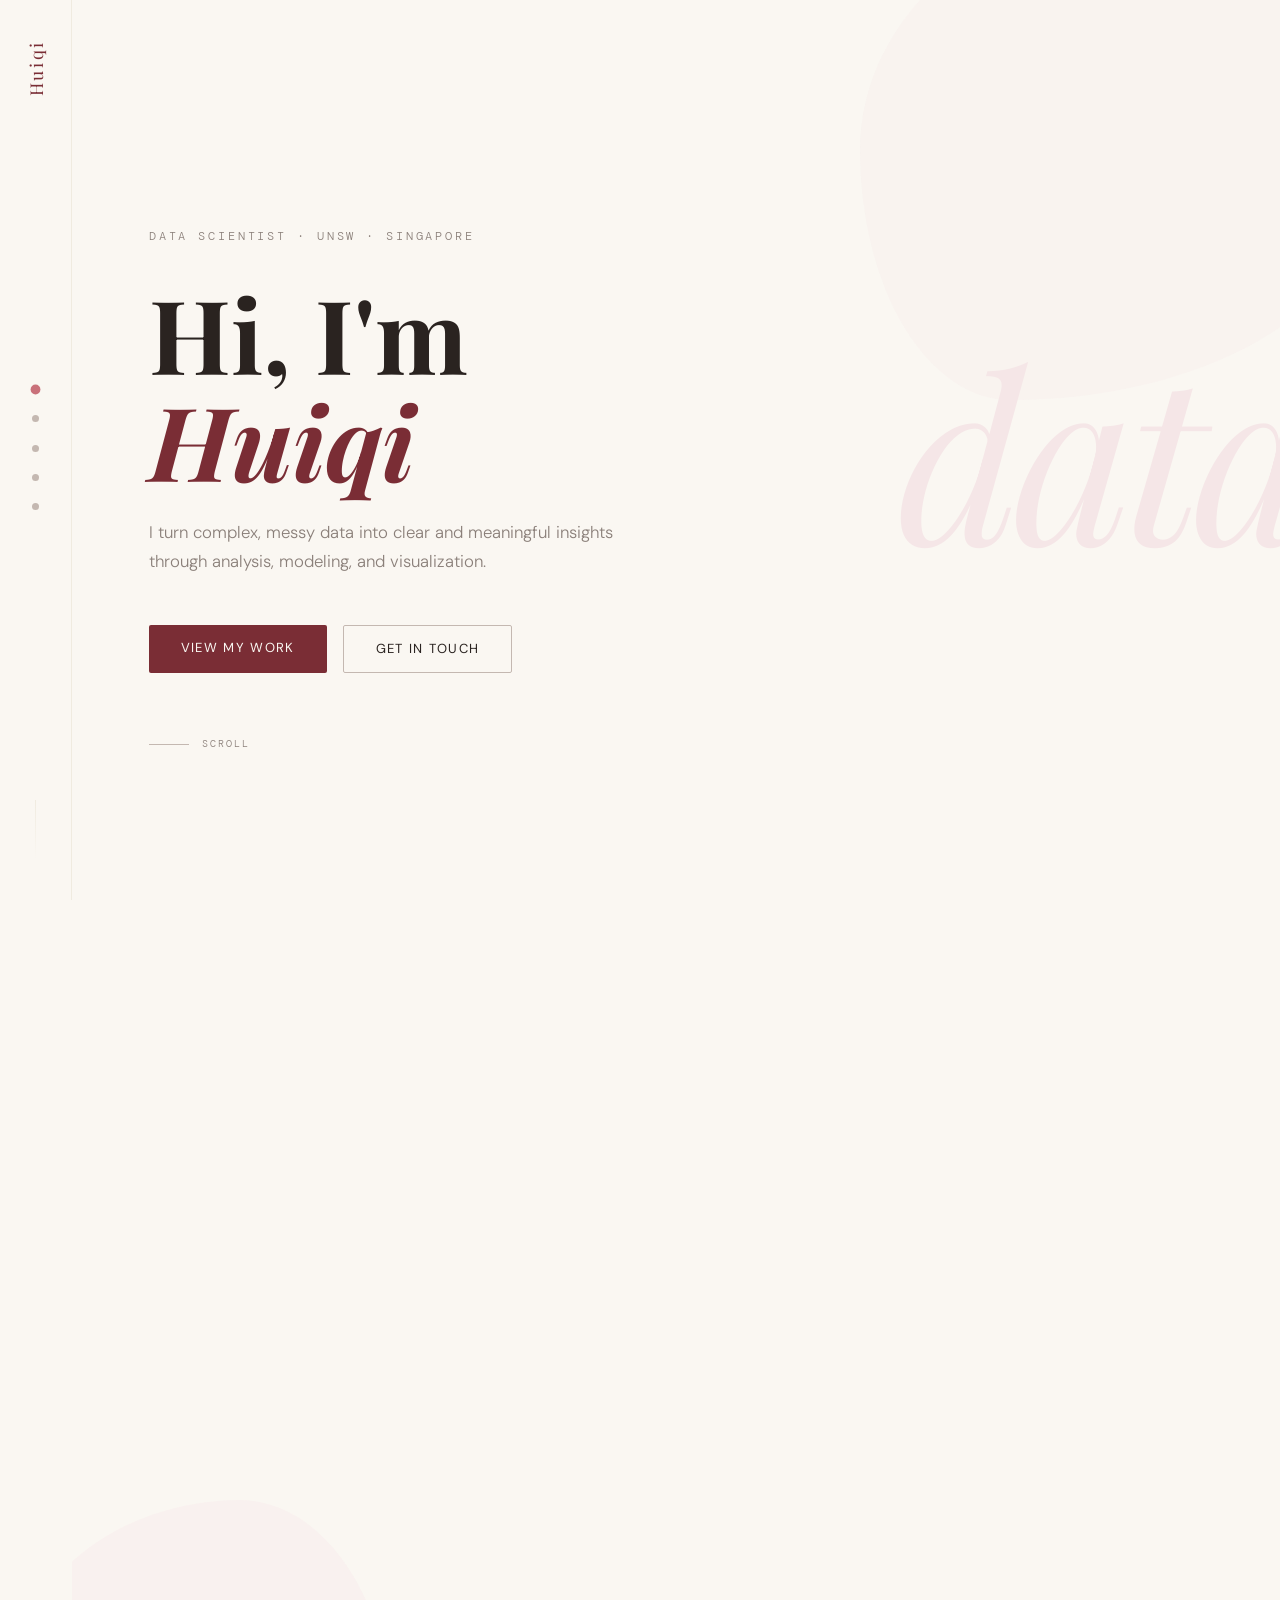
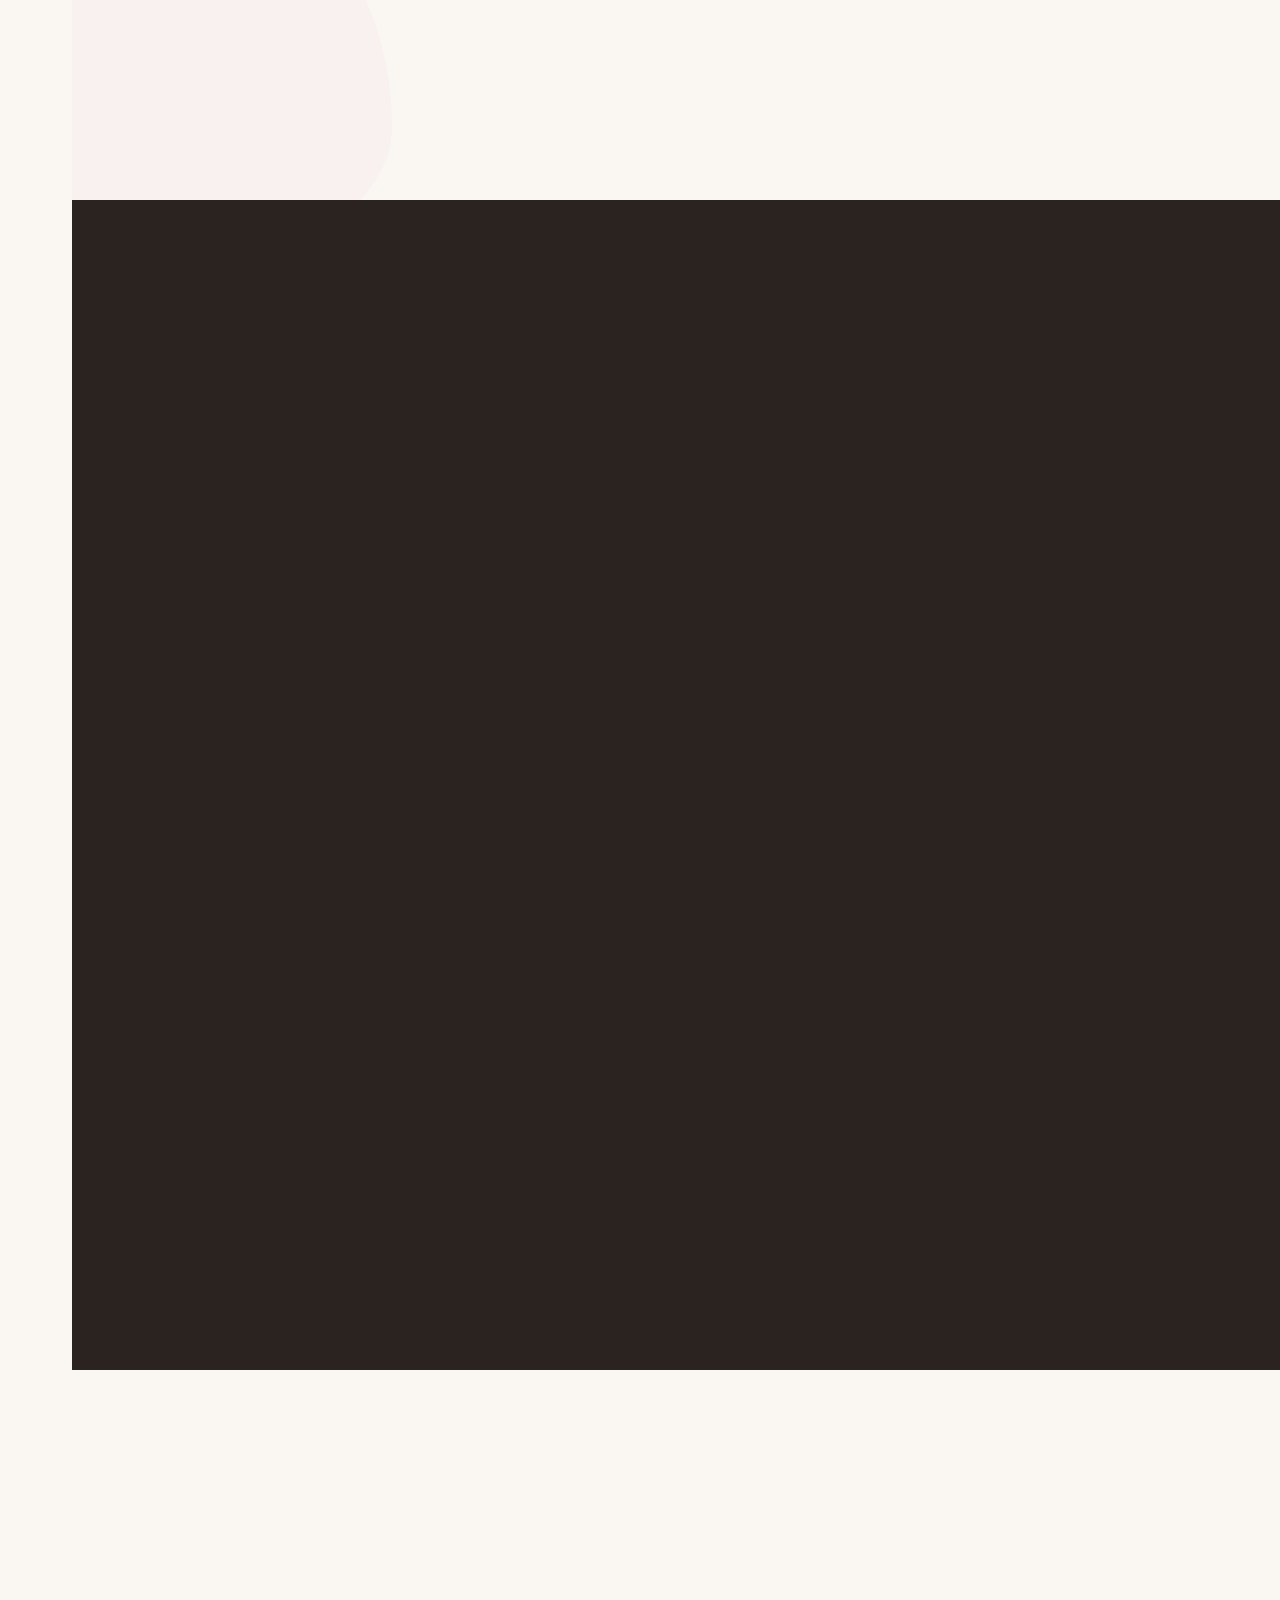
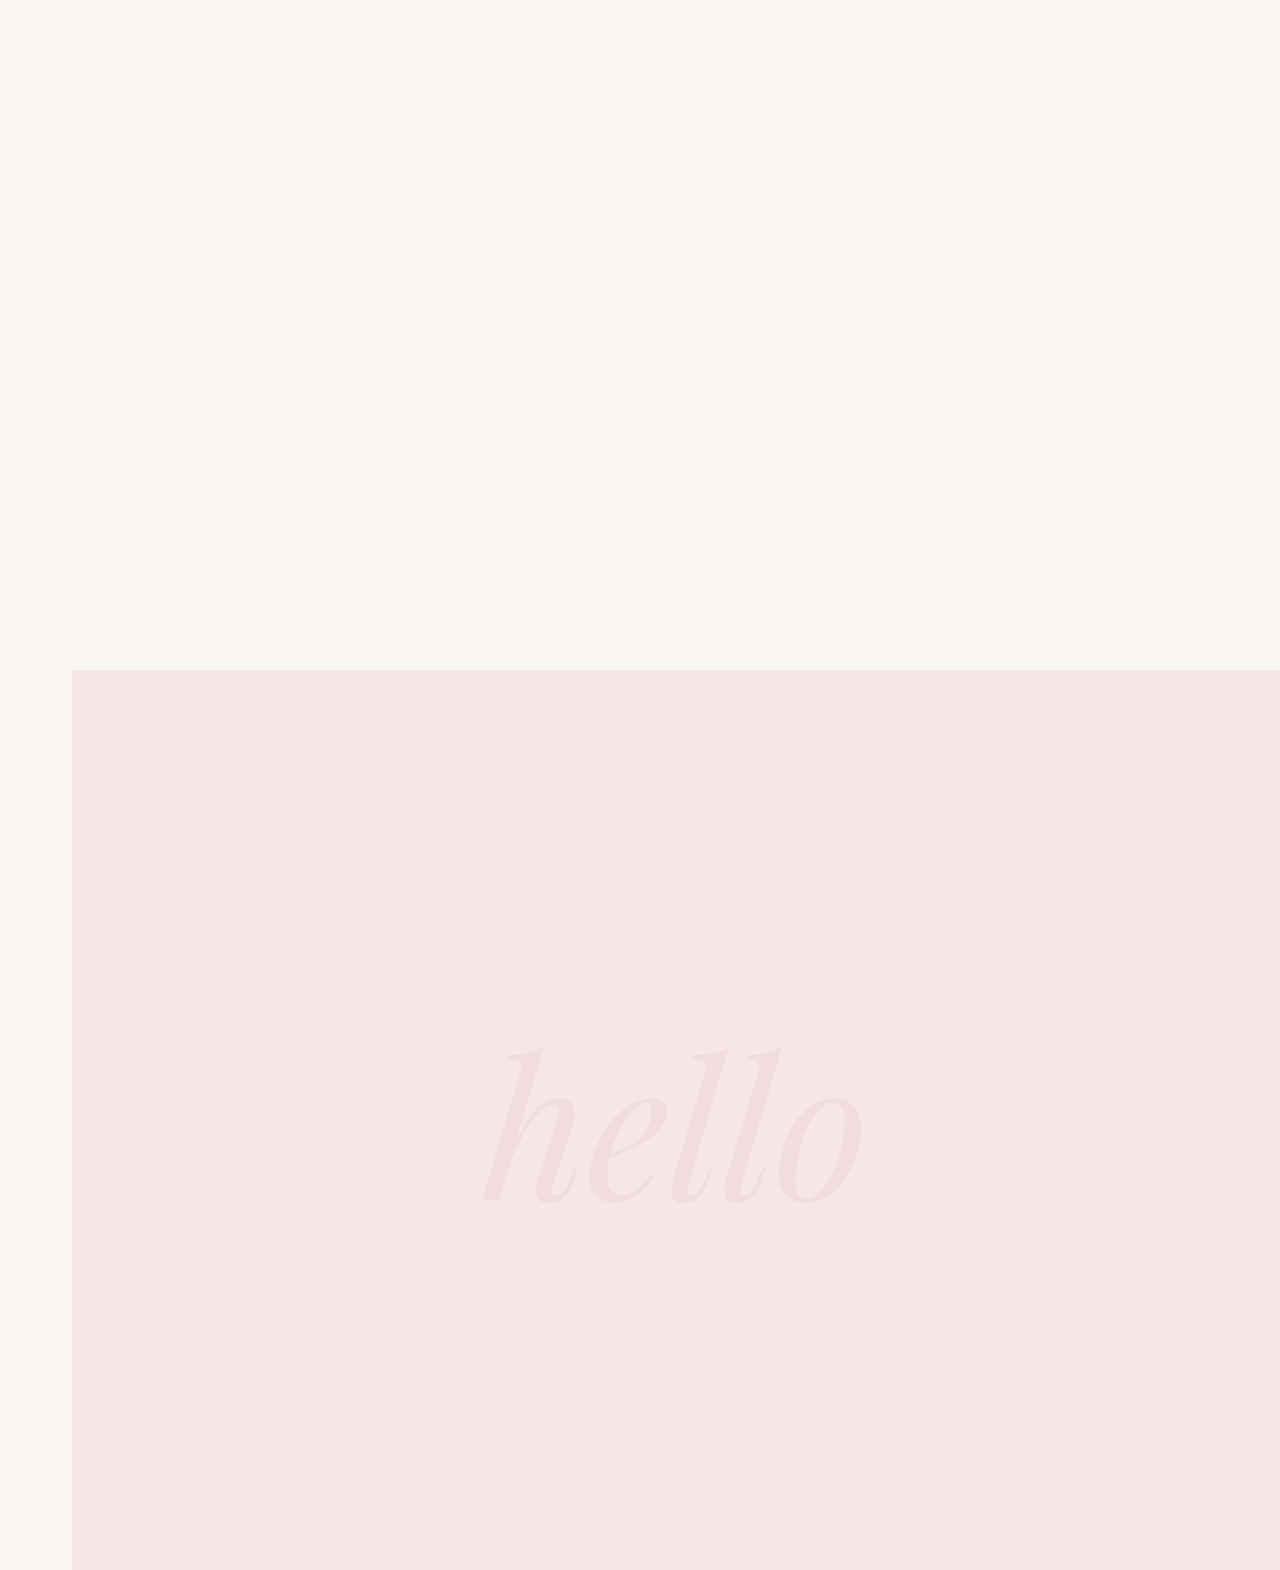
<file: index.html>
<!DOCTYPE html>
<html lang="en">
<head>
  <meta charset="UTF-8" />
  <meta name="viewport" content="width=device-width, initial-scale=1.0" />
  <meta name="description" content="Huiqi - Data Scientist. Portfolio showcasing data science, analytics, and machine learning work." />
  <title>Huiqi - Data Scientist</title>
  <link rel="preconnect" href="https://fonts.googleapis.com" />
  <link rel="preconnect" href="https://fonts.gstatic.com" crossorigin />
  <link href="https://fonts.googleapis.com/css2?family=Playfair+Display:ital,wght@0,400;0,700;1,400;1,700&family=DM+Sans:wght@300;400;500&family=DM+Mono:wght@300;400&display=swap" rel="stylesheet" />
  <link rel="stylesheet" href="styles.css" />
</head>
<body>

  <!-- ── Sidebar ── -->
  <div id="sidebar">
    <a href="#hero" class="sidebar-logo">Huiqi</a>
    <nav class="nav-dots" id="nav-dots">
      <button class="nav-dot active" data-section="hero"     data-label="Home"     onclick="scrollTo('hero')"></button>
      <button class="nav-dot"        data-section="about"    data-label="About"    onclick="scrollTo('about')"></button>
      <button class="nav-dot"        data-section="projects" data-label="Projects" onclick="scrollTo('projects')"></button>
      <button class="nav-dot"        data-section="skills"   data-label="Skills"   onclick="scrollTo('skills')"></button>
      <button class="nav-dot"        data-section="contact"  data-label="Contact"  onclick="scrollTo('contact')"></button>
    </nav>
    <div class="sidebar-line"></div>
  </div>

  <!-- ── Page content ── -->
  <div class="page-wrap">

    <!-- HERO -->
    <section id="hero">
      <div class="blob" style="width:500px;height:500px;top:-100px;right:-80px;opacity:0.3;"></div>
      <div class="hero-inner">
        <p class="hero-eyebrow">Data Scientist · UNSW · Singapore</p>
        <h1 class="hero-name">Hi, I'm<br /><em>Huiqi</em></h1>
        <p class="hero-tagline">
          I turn complex, messy data into clear and meaningful insights
          through analysis, modeling, and visualization.
        </p>
        <div class="hero-ctas">
          <a href="#projects" class="btn-primary">View my work</a>
          <a href="#contact"  class="btn-outline">Get in touch</a>
        </div>
        <div class="scroll-hint">
          <div class="scroll-line"></div>
          <span>scroll</span>
        </div>
      </div>
      <div class="hero-deco">data</div>
    </section>

    <!-- ABOUT -->
    <section id="about">
      <div class="blob" style="width:380px;height:380px;bottom:-80px;left:-60px;opacity:0.35;"></div>
      <div class="section-inner">
        <p class="section-label reveal">About me</p>
        <div class="about-grid">
          <div class="about-photo-area reveal">
            <div class="photo-frame"></div>
            <img src="src/headshot.jpg" alt="Hui Qi" class="about-photo" style="width:100%;height:100%;object-fit:cover;border-radius:4px;display:block;"/>
            <p class="photo-label">Hui Qi · Data Scientist</p>
          </div>
          <div class="about-text">
            <h2 class="reveal">Where <em>data</em> meets<br />curiosity</h2>
            <p class="reveal">
              I'm a data science graduate from UNSW Sydney, currently seeking roles in
              Singapore. I love the process of going from raw, messy datasets to something
              that actually tells a story and drives decisions.
            </p>
            <p class="reveal">
              My work spans machine learning, exploratory analysis, and visual storytelling.
              I care equally about getting the model right and making the results understood.
            </p>
            <div class="tag-row reveal">
              <span class="tag">Python</span>
              <span class="tag">SQL</span>
              <span class="tag">Scikit-learn</span>
              <span class="tag">Tableau</span>
              <span class="tag">R</span>
              <span class="tag">Git</span>
            </div>
          </div>
        </div>
      </div>
    </section>

    <!-- PROJECTS -->
    <section id="projects">
      <div class="section-inner">
        <p class="section-label reveal">Selected work</p>
        <h2 class="reveal">Projects</h2>
        <p class="sub reveal">End-to-end data projects. From messy raw data to actionable insights.</p>

        <div class="projects-grid">

          <!-- 01 - Featured: F1 -->
          <div class="project-card featured reveal"
               onclick="window.location='f1-telemetry.html'"
               role="button" tabindex="0"
               onkeydown="if(event.key==='Enter') window.location='f1-telemetry.html'">
            <div>
              <p class="project-num">01 - Featured</p>
              <h3 class="project-title">F1 Telemetry Performance Optimisation</h3>
              <p class="project-context">ML Regression · Telemetry Analysis · Differential Evolution</p>
              <p class="project-desc">
                Applied machine learning to Formula 1 simulator telemetry to identify the optimal
                combination of braking, steering, and throttle inputs through the Turns 1–2 chicane
                at Albert Park. SVR achieved 92% explained variance, enabling precise, data-driven
                driver coaching recommendations.
              </p>
              <div class="project-tools">
                <span class="project-tool">Python</span>
                <span class="project-tool">SVR</span>
                <span class="project-tool">XGBoost</span>
                <span class="project-tool">LightGBM</span>
                <span class="project-tool">SciPy</span>
                <span class="project-tool">Pandas</span>
              </div>
            </div>
            <div>
              <div style="font-family:var(--serif);font-style:italic;font-size:5rem;color:rgba(232,180,184,0.08);line-height:1;margin-bottom:1rem;">F1</div>
              <!-- Mini stat strip -->
              <div style="display:grid;grid-template-columns:1fr 1fr 1fr;gap:1.5px;margin-bottom:1.5rem;">
                <div style="background:rgba(255,255,255,0.04);padding:1.2rem;text-align:center;">
                  <div style="font-family:var(--serif);font-size:1.8rem;color:var(--rose-light);line-height:1;margin-bottom:0.4rem;">92%</div>
                  <div style="font-family:var(--mono);font-size:0.6rem;letter-spacing:0.12em;color:var(--warm-gray-light);text-transform:uppercase;">R² (SVR)</div>
                </div>
                <div style="background:rgba(255,255,255,0.04);padding:1.2rem;text-align:center;">
                  <div style="font-family:var(--serif);font-size:1.8rem;color:var(--rose-light);line-height:1;margin-bottom:0.4rem;">7</div>
                  <div style="font-family:var(--mono);font-size:0.6rem;letter-spacing:0.12em;color:var(--warm-gray-light);text-transform:uppercase;">Models</div>
                </div>
                <div style="background:rgba(255,255,255,0.04);padding:1.2rem;text-align:center;">
                  <div style="font-family:var(--serif);font-size:1.6rem;color:var(--rose-light);line-height:1;margin-bottom:0.4rem;">11.27s</div>
                  <div style="font-family:var(--mono);font-size:0.6rem;letter-spacing:0.12em;color:var(--warm-gray-light);text-transform:uppercase;">Target time</div>
                </div>
              </div>
              <div style="display:flex;gap:0.8rem;">
                <a href="https://github.com/huiqi16/F1-Telemetry-Performance-Optimisation"
                   target="_blank" rel="noopener noreferrer"
                   class="project-link"
                   onclick="event.stopPropagation()">GitHub ↗</a>
                <a href="f1-telemetry.html"
                   class="project-link"
                   onclick="event.stopPropagation()">Full case study ↗</a>
              </div>
            </div>
          </div>

          <!-- 02 - Kindergarten -->
          <div class="project-card reveal"
               onclick="window.location='kindergarten-analysis.html'"
               role="button" tabindex="0"
               onkeydown="if(event.key==='Enter') window.location='kindergarten-analysis.html'">
            <p class="project-num">02</p>
            <h3 class="project-title">Kindergarten Achievement Analysis</h3>
            <p class="project-context">ML Regression · SHAP · Project STAR · Education Policy</p>
            <p class="project-desc">
              Predicted kindergarten reading and math scores using LightGBM and XGBoost on the
              Project STAR dataset. Identified SES, teacher experience, and class size as key
              drivers via SHAP. Achieved MSEₒ ~990 on held-out test data.
            </p>
            <div class="project-tools">
              <span class="project-tool">Python</span>
              <span class="project-tool">XGBoost</span>
              <span class="project-tool">LightGBM</span>
              <span class="project-tool">SHAP</span>
            </div>
            <div class="project-arrow">↗</div>
          </div>

          <!-- 03 - Customer Feedback Classification -->
          <div class="project-card reveal"
               onclick="window.location='customer-classification.html'"
               role="button" tabindex="0"
               onkeydown="if(event.key==='Enter') window.location='customer-classification.html'">
            <p class="project-num">03</p>
            <h3 class="project-title">Customer Feedback Classification</h3>
            <p class="project-context">NLP · Multiclass · Stacking · Distribution Shift</p>
            <p class="project-desc">
              Built a stacked ensemble classifier to route 10,000 NLP-encoded customer comments
              across 28 product departments. Addressed severe class imbalance and real-world
              distribution shift, achieving a weighted log loss of 0.0043 — best across 9 models tested.
            </p>
            <div class="project-tools">
              <span class="project-tool">Python</span>
              <span class="project-tool">XGBoost</span>
              <span class="project-tool">LightGBM</span>
              <span class="project-tool">Scikit-learn</span>
            </div>
            <div class="project-arrow">↗</div>
          </div>

        </div>
      </div>
    </section>

    <!-- SKILLS -->
    <section id="skills">
      <div class="section-inner">
        <div class="skills-layout">
          <div class="skills-sticky">
            <p class="section-label reveal">Toolkit</p>
            <h2 class="reveal">What I<br />work<br /><em>with</em></h2>
            <p class="reveal" style="margin-top:1.2rem;">Tools I'm comfortable using and actively applying across projects.</p>
          </div>
          <div class="skills-groups">
            <div class="reveal">
              <p class="skill-group-title">Languages</p>
              <div class="skill-items">
                <span class="skill-item">Python</span>
                <span class="skill-item">SQL</span>
                <span class="skill-item">R</span>
                <span class="skill-item">JavaScript</span>
              </div>
            </div>
            <div class="reveal">
              <p class="skill-group-title">Data & ML</p>
              <div class="skill-items">
                <span class="skill-item">Pandas</span>
                <span class="skill-item">NumPy</span>
                <span class="skill-item">Scikit-learn</span>
                <span class="skill-item">SciPy</span>
                <span class="skill-item">SHAP</span>
                <span class="skill-item">Shapely</span>
                <span class="skill-item">Feature Engineering</span>
                <span class="skill-item">Model Evaluation</span>
              </div>
            </div>
            <div class="reveal">
              <p class="skill-group-title">Visualization</p>
              <div class="skill-items">
                <span class="skill-item">Matplotlib</span>
                <span class="skill-item">Tableau</span>
                <span class="skill-item">Dashboards</span>
                <span class="skill-item">Storytelling</span>
              </div>
            </div>
            <div class="reveal">
              <p class="skill-group-title">Tools & Platforms</p>
              <div class="skill-items">
                <span class="skill-item">Git / GitHub</span>
                <span class="skill-item">PostgreSQL</span>
                <span class="skill-item">AWS / GCP</span>
                <span class="skill-item">Jupyter</span>
              </div>
            </div>
          </div>
        </div>
      </div>
    </section>

    <!-- CONTACT -->
    <section id="contact">
      <div class="contact-deco">hello</div>
      <div class="section-inner">
        <p class="section-label reveal" style="justify-content:center;">Let's connect</p>
        <h2 class="reveal">Let's work<br /><em>together</em></h2>
        <p class="reveal">
          I'm actively looking for data science roles in Singapore.
          If you have an opportunity or just want to chat, reach out!
        </p>
        <div class="contact-links reveal">
          <a href="mailto:tayhuiqi.16@gmail.com" class="btn-primary">Email me</a>
          <a href="https://www.linkedin.com/in/hui-qi-tay" target="_blank" rel="noopener noreferrer" class="btn-outline">LinkedIn</a>
          <a href="https://github.com/huiqi16" target="_blank" rel="noopener noreferrer" class="btn-outline">GitHub</a>
        </div>
        <p class="footer-line reveal">© 2026 · Hui Qi</p>
      </div>
    </section>

  </div><!-- /page-wrap -->

  <script src="shared.js"></script>
  <script>
    /* ── Smooth-scroll helper ── */
    function scrollTo(id) {
      document.getElementById(id)?.scrollIntoView({ behavior: 'smooth' });
    }

    /* ── Active nav dot on scroll ── */
    const dots = document.querySelectorAll('.nav-dot');
    const sectionIds = ['hero', 'about', 'projects', 'skills', 'contact'];

    const io = new IntersectionObserver(entries => {
      entries.forEach(e => {
        if (e.isIntersecting) {
          dots.forEach(d => d.classList.remove('active'));
          const dot = document.querySelector(`.nav-dot[data-section="${e.target.id}"]`);
          if (dot) dot.classList.add('active');
        }
      });
    }, { threshold: 0.4 });

    sectionIds.forEach(id => {
      const el = document.getElementById(id);
      if (el) io.observe(el);
    });
  </script>

</body>
</html>
</file>
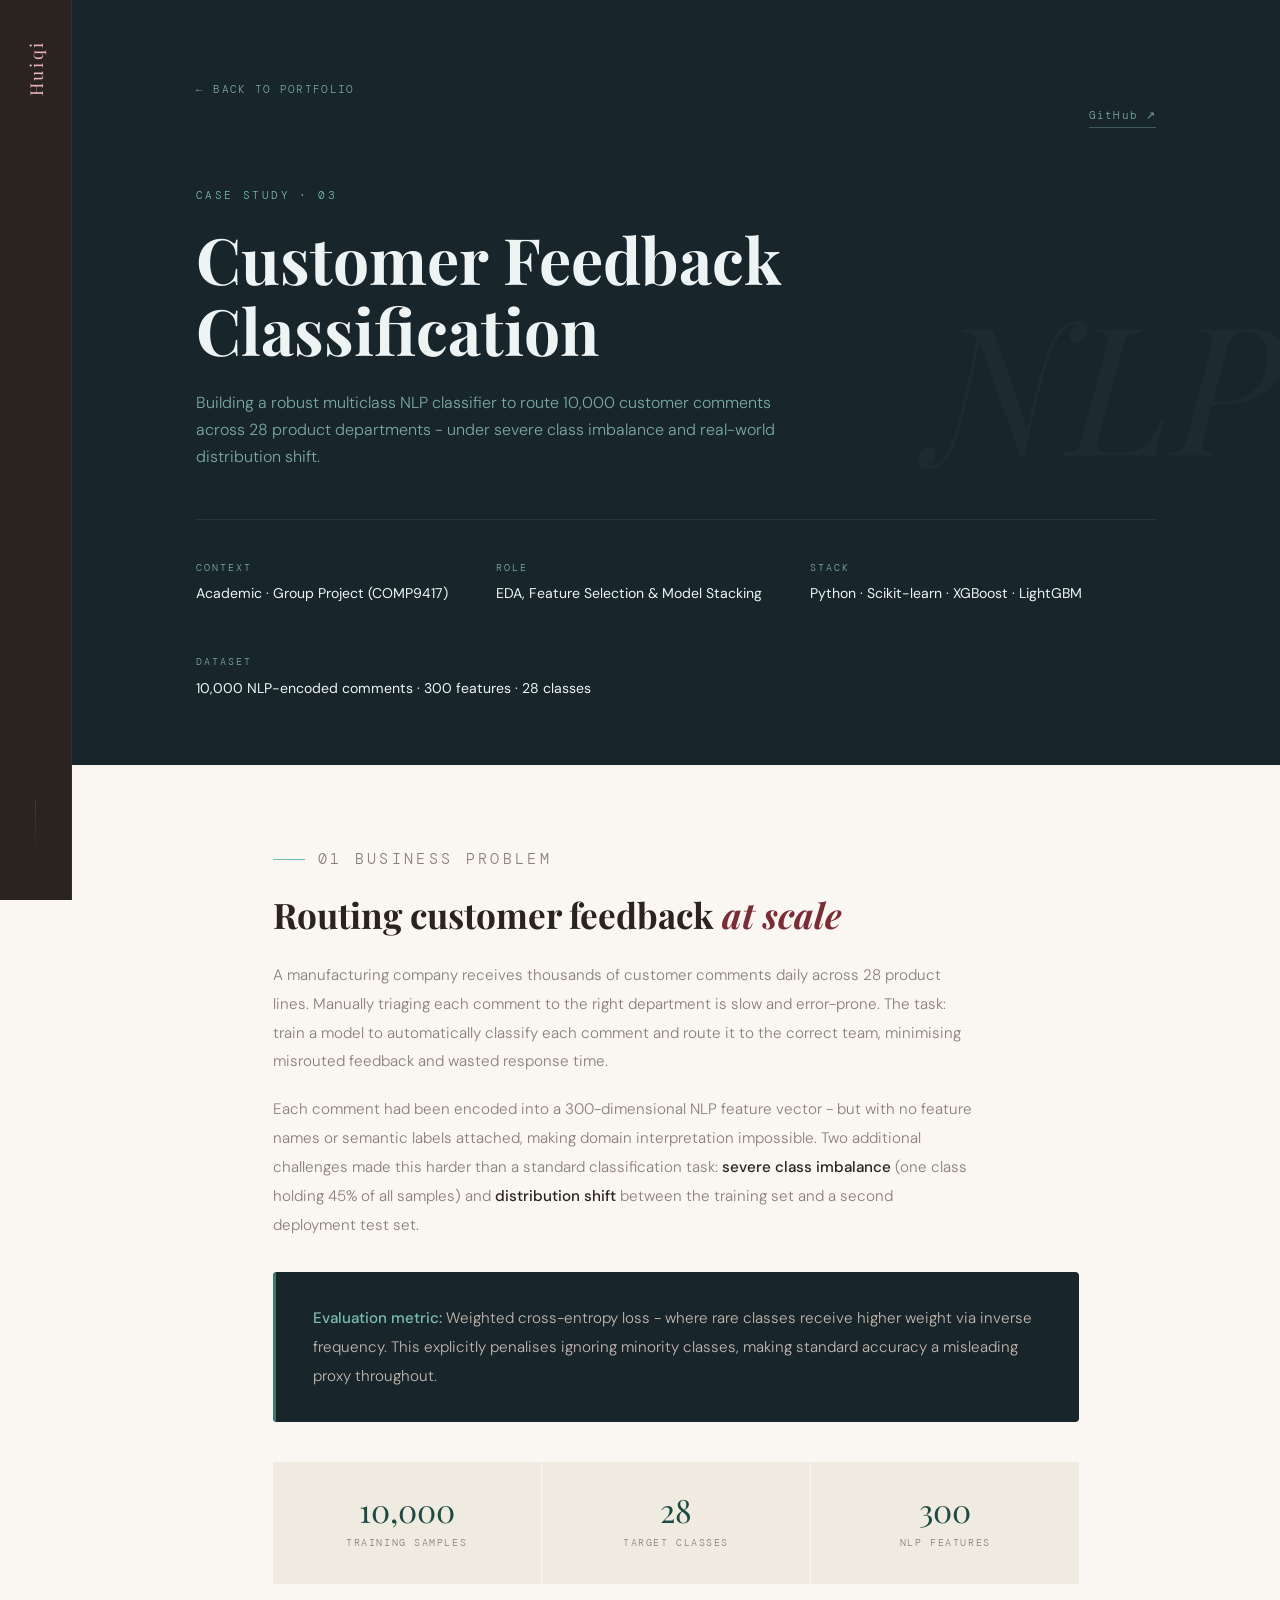
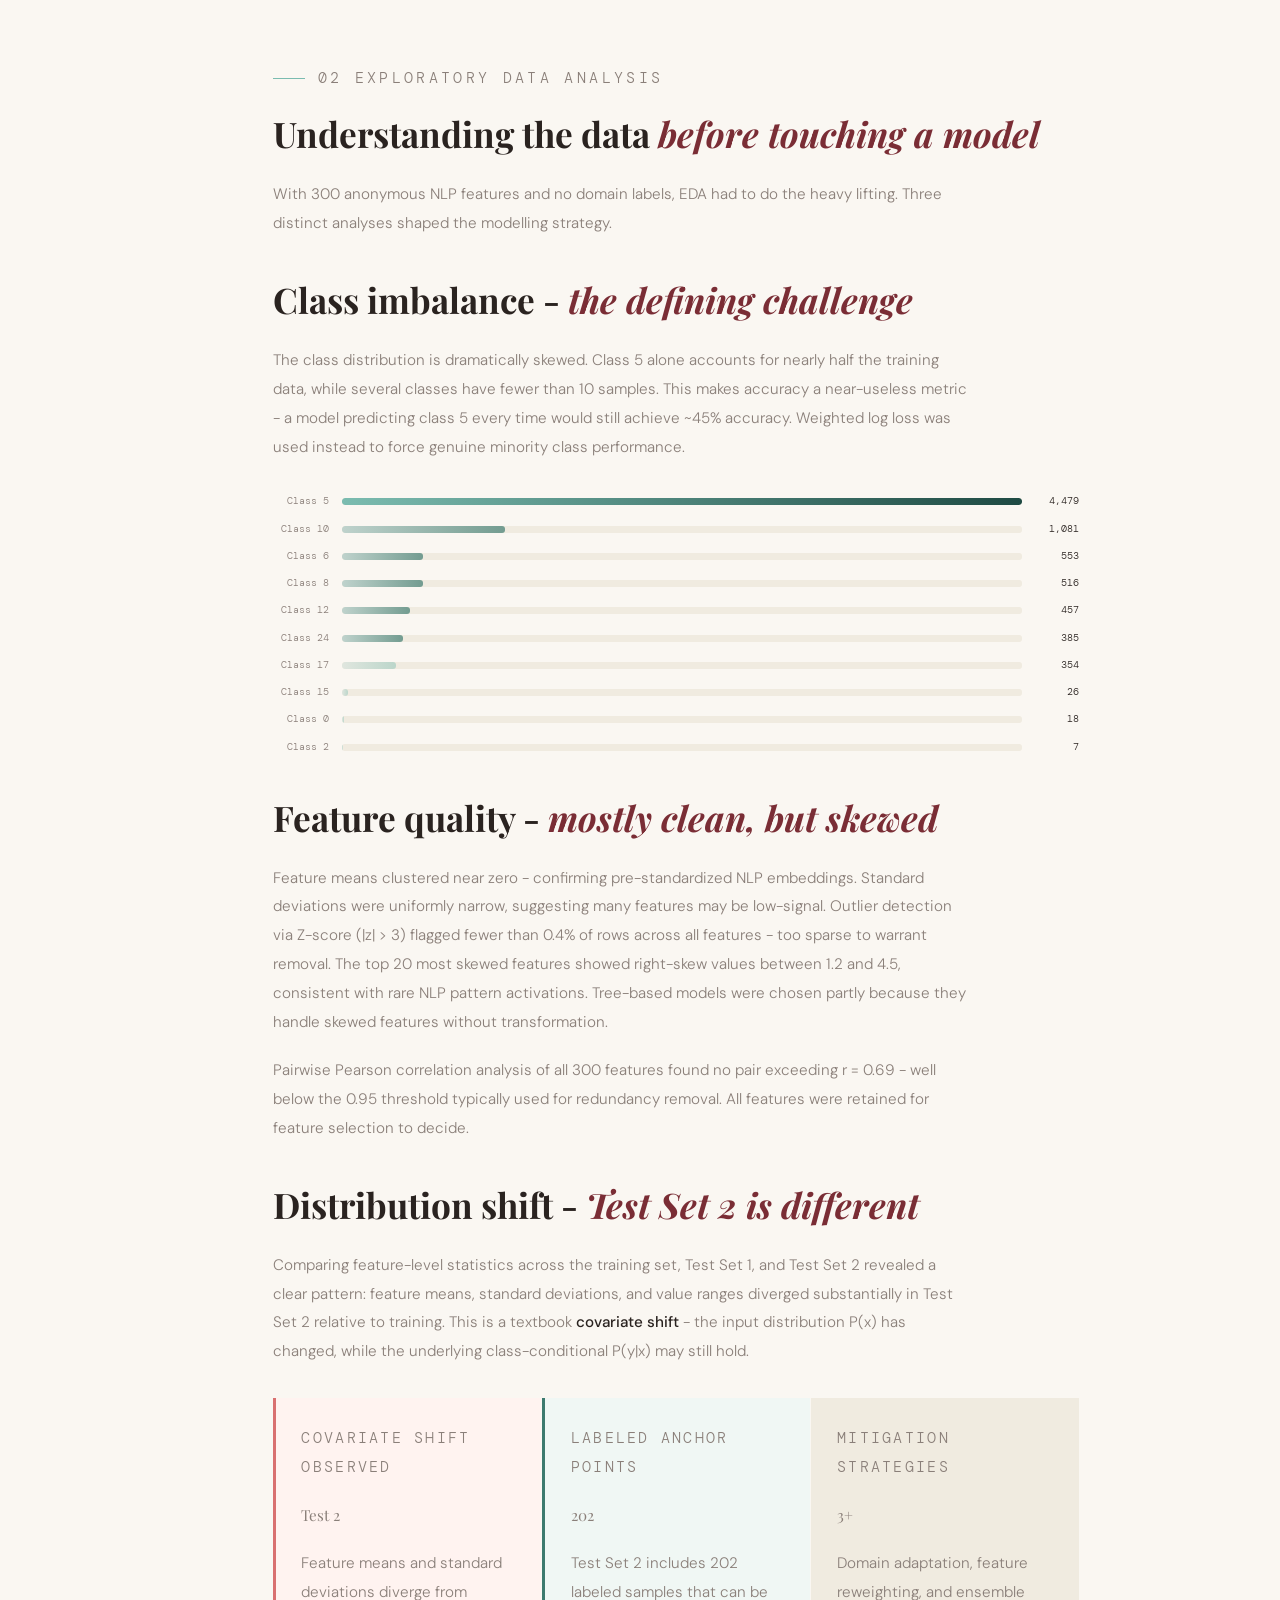
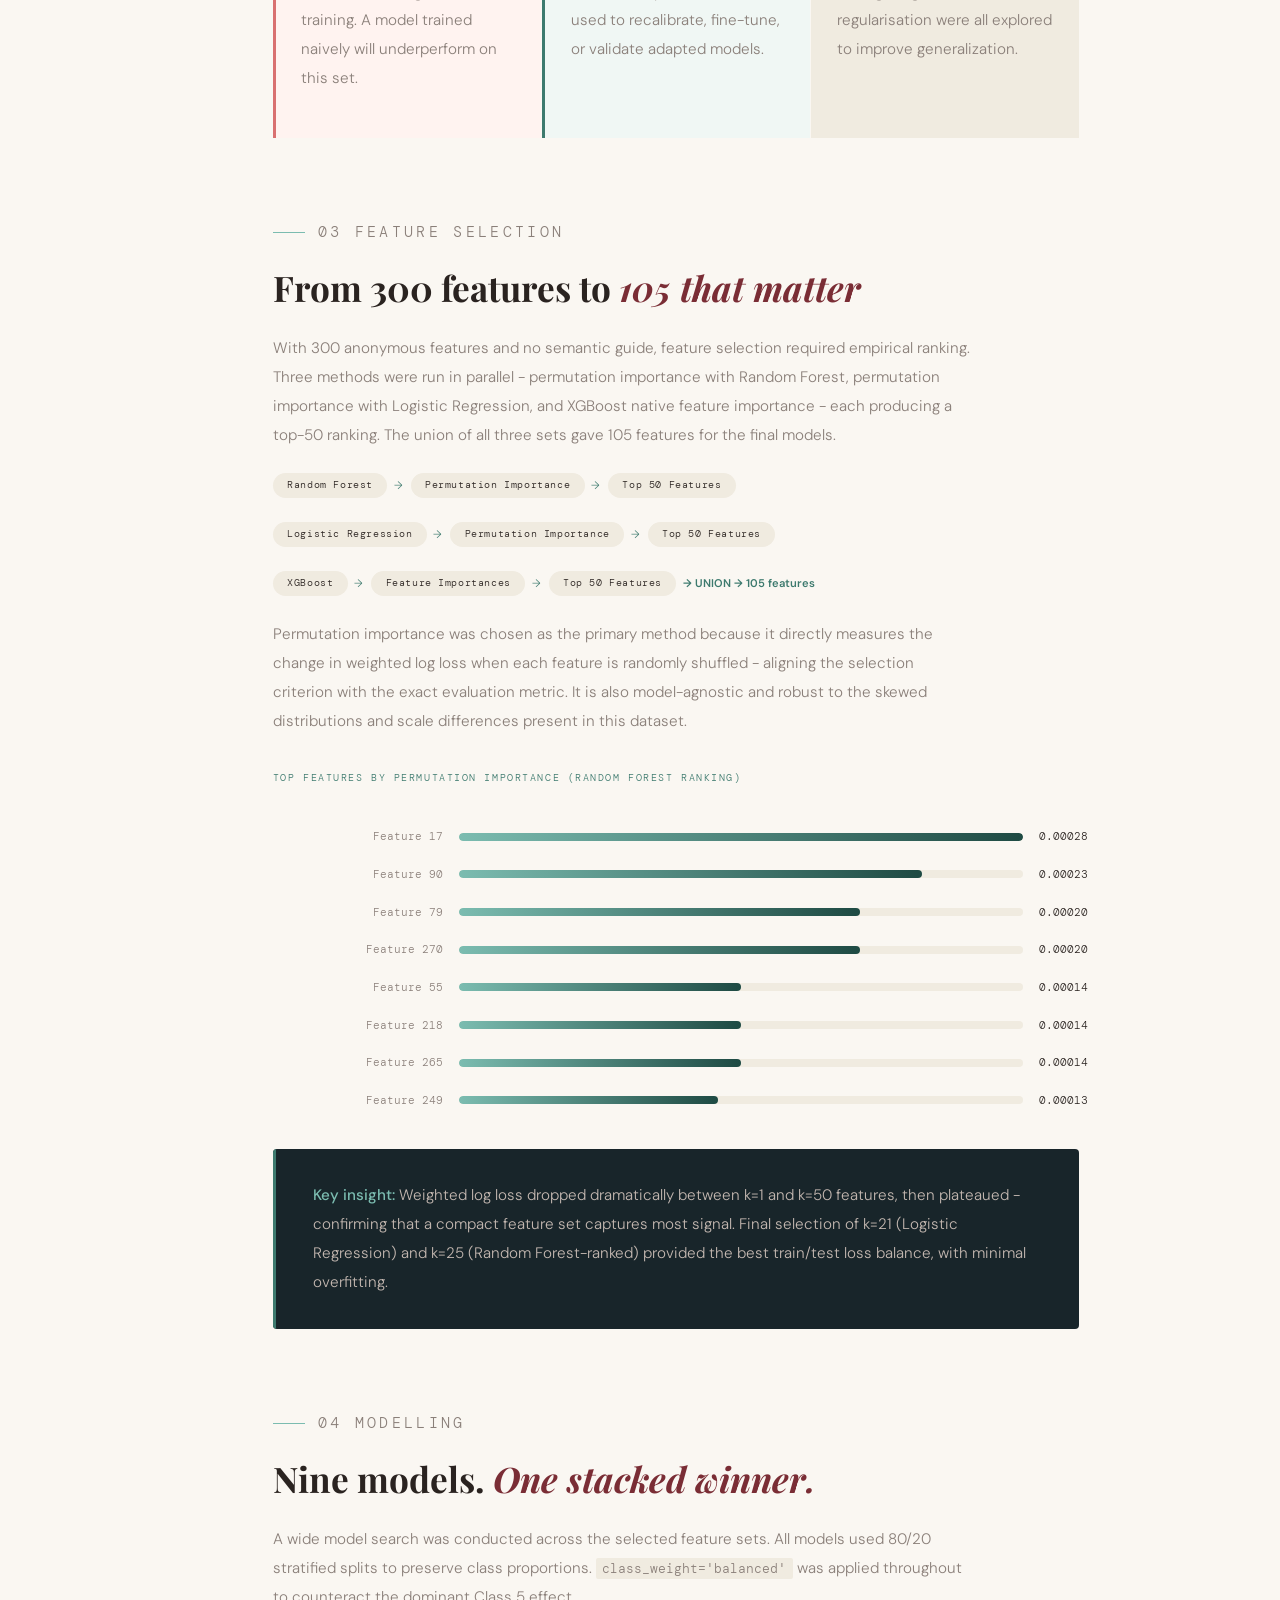
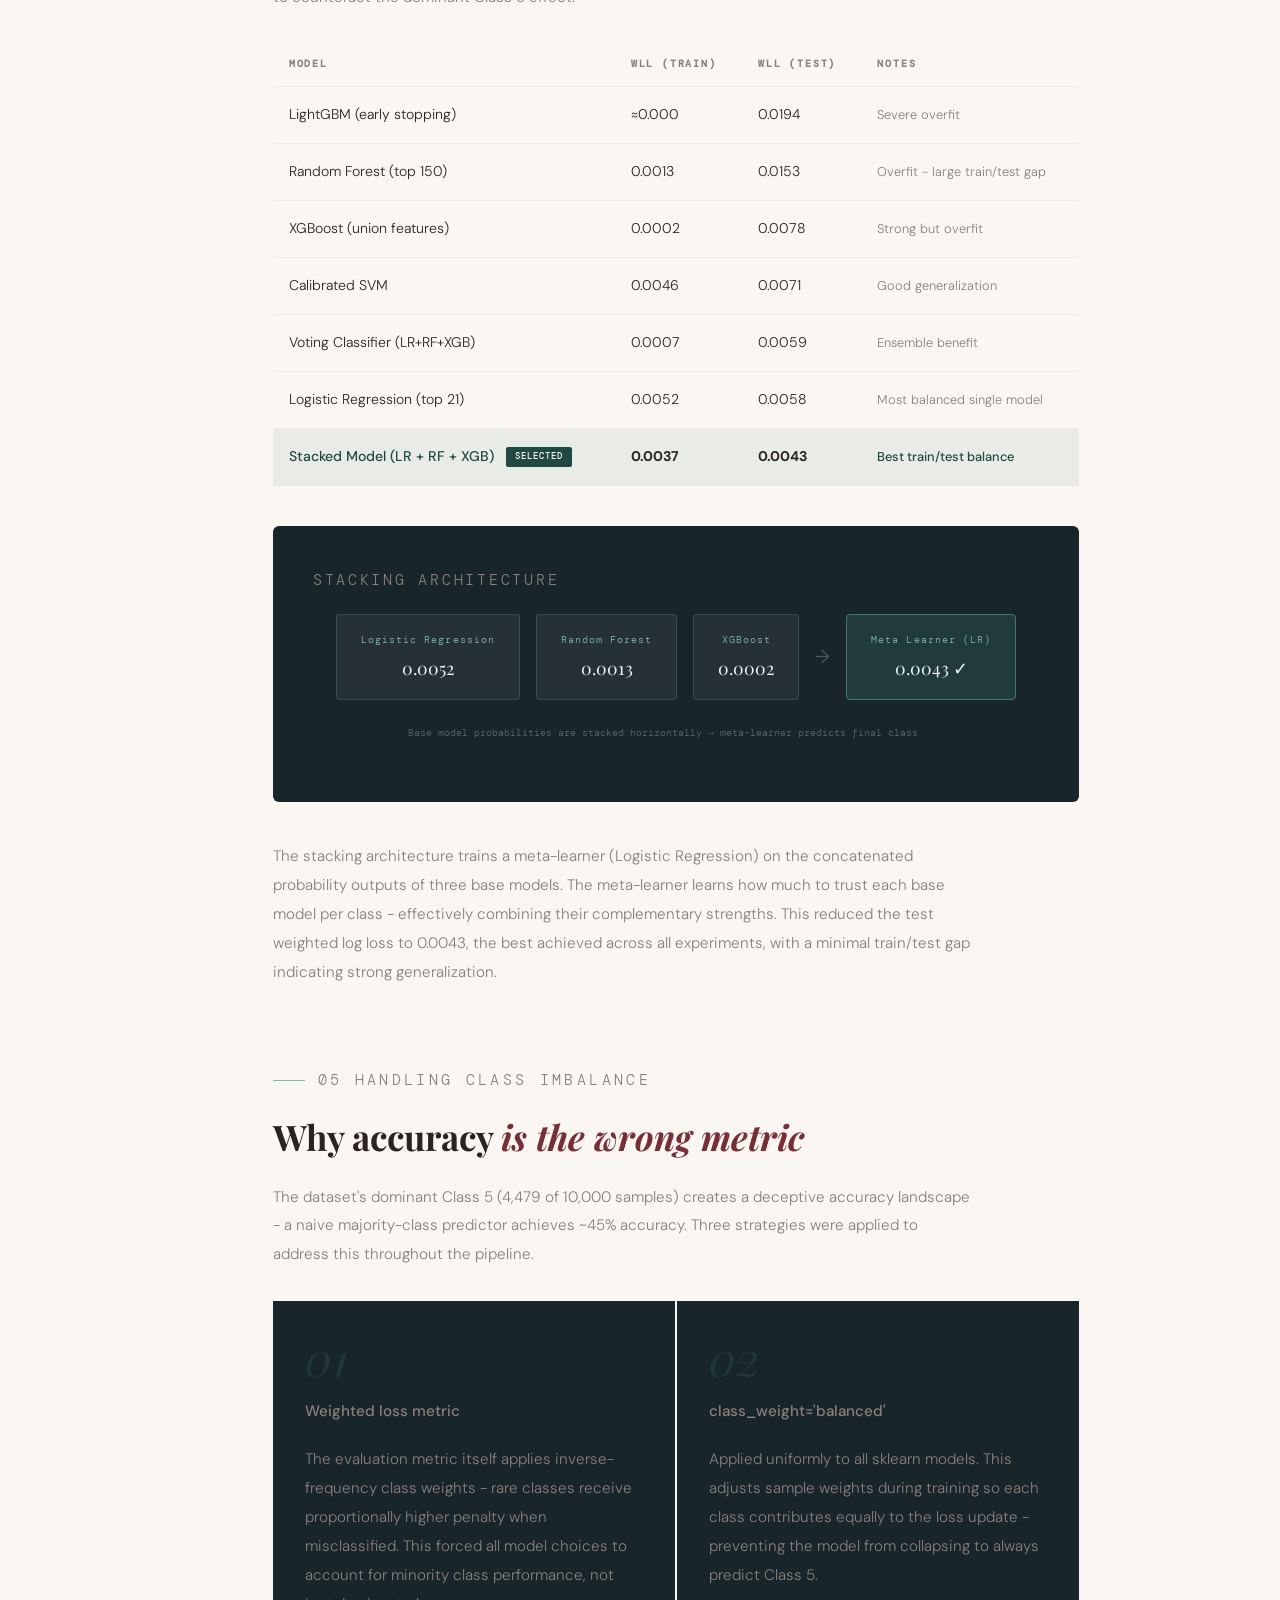
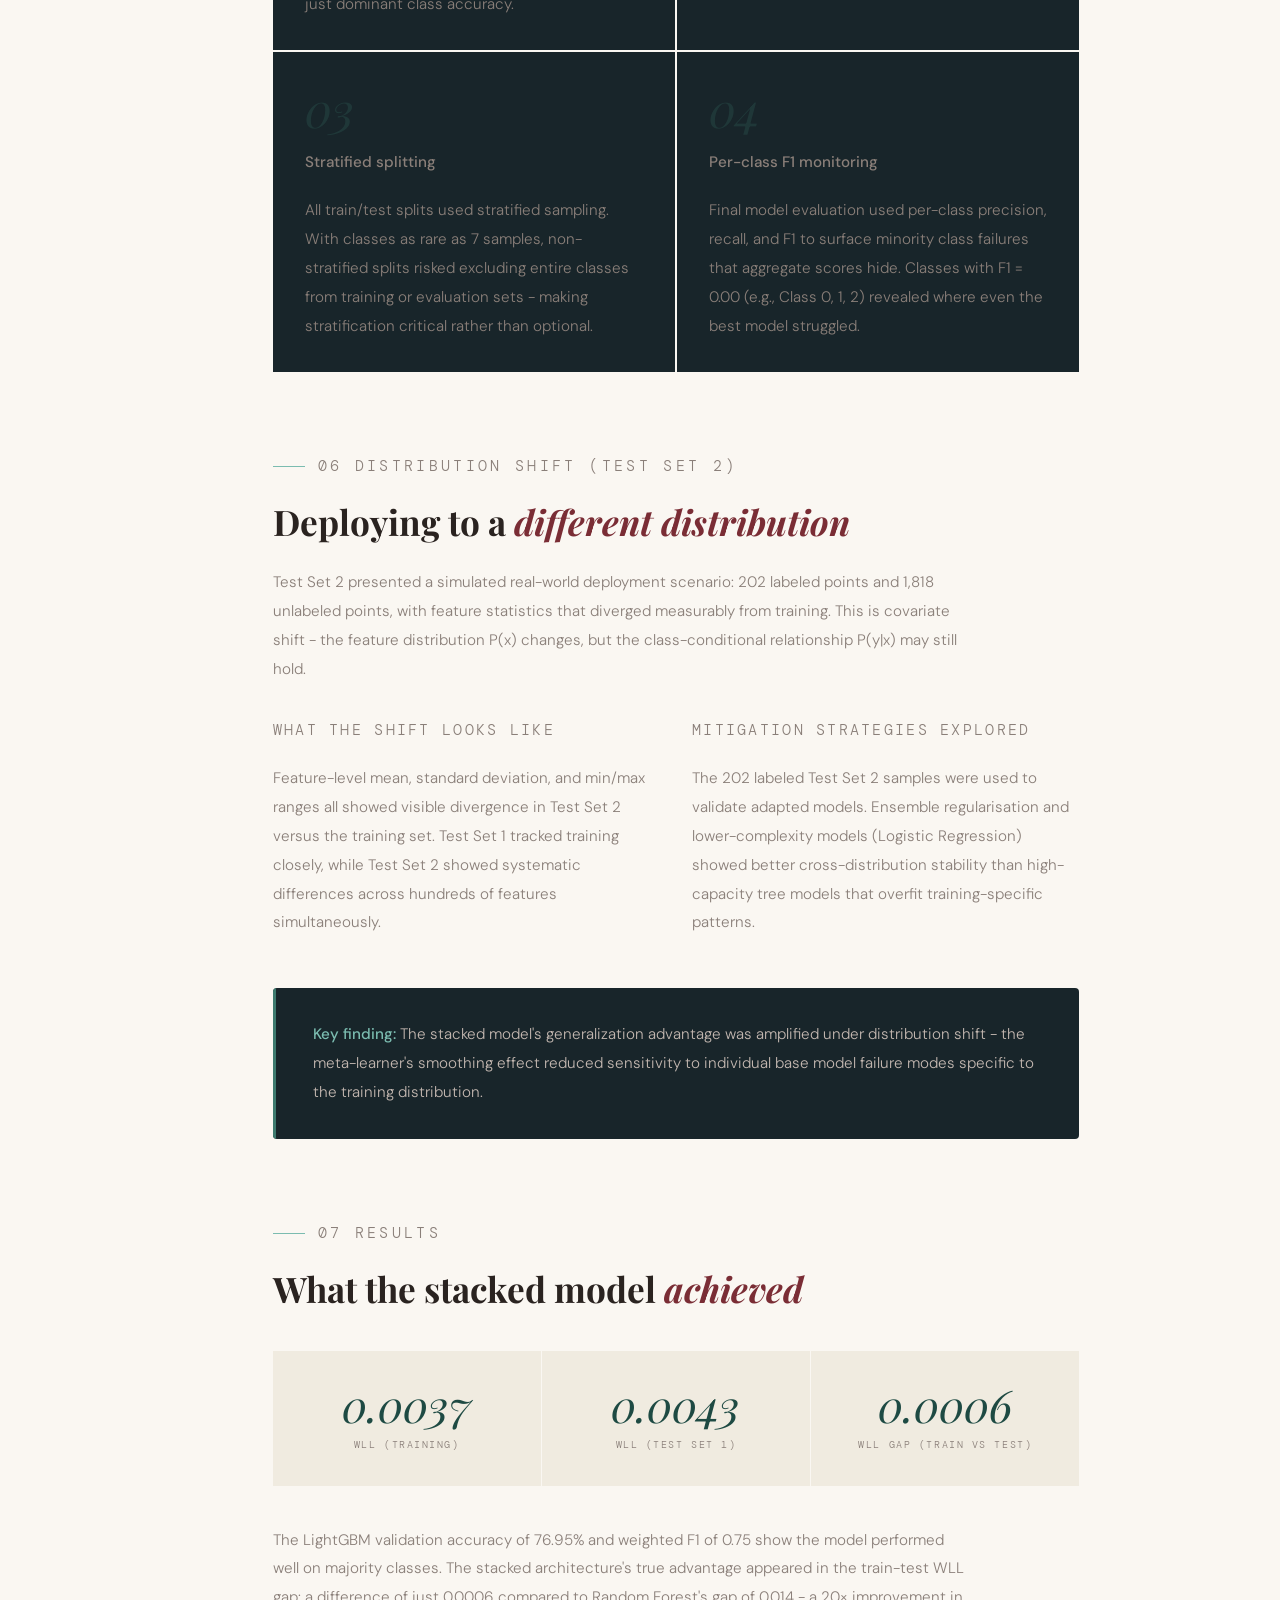
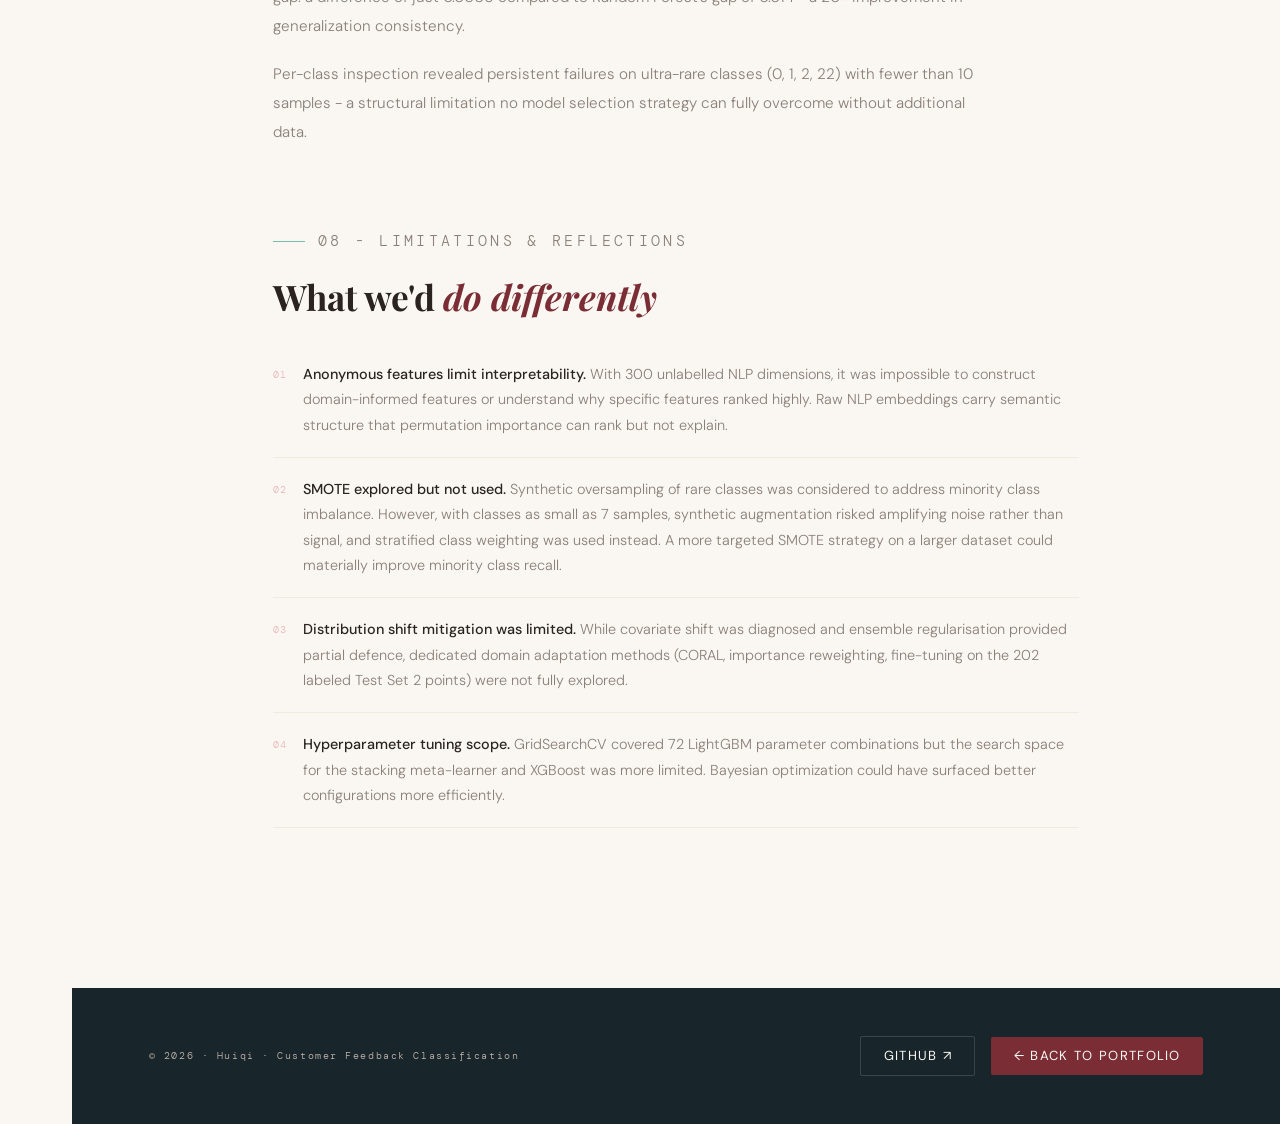
<file: customer-case-study.html>
<!DOCTYPE html>
<html lang="en">
<head>
  <meta charset="UTF-8" />
  <meta name="viewport" content="width=device-width, initial-scale=1.0" />
  <meta name="description" content="Customer Feedback Classification - Huiqi's Data Science Case Study" />
  <title>Customer Feedback Classification</title>
  <link rel="preconnect" href="https://fonts.googleapis.com" />
  <link rel="preconnect" href="https://fonts.gstatic.com" crossorigin />
  <link href="https://fonts.googleapis.com/css2?family=Playfair+Display:ital,wght@0,400;0,700;1,400;1,700&family=DM+Sans:wght@300;400;500&family=DM+Mono:wght@300;400&display=swap" rel="stylesheet" />
  <link rel="stylesheet" href="styles.css" />
  <style>
    /* ── Accent overrides - deep teal/slate for this page ── */
    :root {
      --pg-accent:      #3d7a6e;
      --pg-accent-light:#7bbcb0;
      --pg-accent-pale: #e4f2ef;
      --pg-accent-dark: #1e4a43;
      --pg-bg:          #18252a;
    }

    .cs-header          { background: var(--pg-bg); }
    .cs-eyebrow         { color: var(--pg-accent-light); }
    .cs-title           { color: #eef4f3; }
    .cs-subtitle        { color: #7aaaa2; }
    .cs-meta-row        { border-top-color: rgba(255,255,255,0.07); }
    .cs-meta-label      { color: #7aaaa2; }
    .cs-meta-value      { color: #eef4f3; }
    .cs-header-deco     { color: rgba(255,255,255,0.025); }
    .back-btn           { color: #7aaaa2; }
    .back-btn:hover     { color: var(--pg-accent-light); }

    .cs-section-label         { color: var(--pg-accent); }
    .cs-section-label::before { background: var(--pg-accent-light); }

    .highlight-box            { background: var(--pg-bg); }
    .highlight-box::before    { background: var(--pg-accent); }
    .highlight-box strong     { color: var(--pg-accent-light) !important; }

    .stat-num   { color: var(--pg-accent-dark); }
    .bar-fill   { background: linear-gradient(90deg, var(--pg-accent-light), var(--pg-accent-dark)); }
    .bar-label  { width: 170px; }

    .model-table tr.winner td          { background: rgba(61,122,110,0.09); }
    .model-table tr.winner .model-name { color: var(--pg-accent-dark); }
    .model-badge                       { background: var(--pg-accent-dark); }

    .finding-card  { background: var(--pg-bg); }
    .finding-num   { color: rgba(61,122,110,0.22); }

    .cs-footer     { background: var(--pg-bg); }

    #sidebar            { background: var(--pg-bg); border-color: rgba(255,255,255,0.05); }
    .sidebar-logo       { color: var(--pg-accent-light); }
    .sidebar-line       { background: linear-gradient(to bottom, rgba(255,255,255,0.1), transparent); }
    .nav-dot.active     { background: var(--pg-accent); }
    .nav-dot:hover      { background: var(--pg-accent-light); }

    /* ── Class distribution chart ── */
    .class-dist { margin: 2rem 0; }
    .class-row  { display: flex; align-items: center; gap: 0.8rem; margin-bottom: 0.65rem; }
    .class-lbl  { font-family: var(--mono); font-size: 0.62rem; color: var(--warm-gray); width: 56px; flex-shrink: 0; text-align: right; }
    .class-track{ flex: 1; height: 7px; background: var(--cream-dark); border-radius: 3px; overflow: hidden; position: relative; }
    .class-fill { position: absolute; left: 0; top: 0; bottom: 0; border-radius: 3px; width: 0; transition: width 1.1s cubic-bezier(.4,0,.2,1); }
    .class-fill.dominant { background: linear-gradient(90deg, var(--pg-accent-light), var(--pg-accent-dark)); }
    .class-fill.mid      { background: linear-gradient(90deg, #aac8c4, #3d7a6e); opacity: .7; }
    .class-fill.rare     { background: linear-gradient(90deg, #cce0dd, #7bbcb0); opacity: .45; }
    .class-val  { font-family: var(--mono); font-size: 0.62rem; color: var(--charcoal); width: 44px; flex-shrink: 0; text-align: right; }

    /* ── Shift comparison ── */
    .shift-grid { display: grid; grid-template-columns: 1fr 1fr 1fr; gap: 1.5px; margin: 2rem 0; }
    .shift-card { background: var(--cream-dark); padding: 1.6rem; }
    .shift-card.problem { background: #fff3f0; border-left: 3px solid #d97070; }
    .shift-card.good    { background: #f0f7f4; border-left: 3px solid var(--pg-accent); }
    .shift-title { font-family: var(--mono); font-size: 0.62rem; letter-spacing: 0.15em; text-transform: uppercase; color: var(--warm-gray); margin-bottom: 0.6rem; }
    .shift-val   { font-family: var(--serif); font-size: 1.6rem; line-height: 1; color: var(--charcoal); margin-bottom: 0.3rem; }
    .shift-desc  { font-size: 0.78rem; color: var(--warm-gray); line-height: 1.65; margin: 0; }

    /* ── Ensemble diagram ── */
    .ensemble-viz { background: var(--pg-bg); border-radius: 6px; padding: 2.5rem; margin: 2.5rem 0; }
    .ensemble-viz-label { font-family: var(--mono); font-size: 0.62rem; letter-spacing: 0.18em; color: rgba(255,255,255,0.3); text-transform: uppercase; margin-bottom: 1.5rem; }
    .ens-row { display: flex; align-items: center; justify-content: center; gap: 1rem; flex-wrap: wrap; }
    .ens-box { background: rgba(255,255,255,0.06); border: 1px solid rgba(123,188,176,0.2); border-radius: 4px; padding: 1rem 1.5rem; text-align: center; min-width: 100px; }
    .ens-box.meta { background: rgba(61,122,110,0.25); border-color: var(--pg-accent); }
    .ens-name { font-family: var(--mono); font-size: 0.65rem; color: var(--pg-accent-light); letter-spacing: 0.1em; }
    .ens-wll  { font-family: var(--serif); font-size: 1.1rem; color: #eef4f3; margin-top: 0.3rem; }
    .ens-arrow { color: rgba(255,255,255,0.25); font-size: 1.2rem; }

    /* ── Pipeline pills ── */
    .pipeline { display: flex; flex-wrap: wrap; gap: 0.5rem; margin: 1.5rem 0; }
    .pipe-step { display: flex; align-items: center; gap: 0.4rem; }
    .pipe-pill { background: var(--cream-dark); border-radius: 20px; padding: 0.25rem 0.9rem; font-family: var(--mono); font-size: 0.62rem; color: var(--charcoal); letter-spacing: 0.06em; }
    .pipe-arrow { color: var(--pg-accent); font-size: 0.7rem; }

    /* ── Findings grid 2×3 ── */
    .findings-2col { display: grid; grid-template-columns: 1fr 1fr; gap: 1.5px; margin: 2rem 0; }

    /* ── Distribution viz ── */
    .dist-compare { display: grid; grid-template-columns: 1fr 1fr; gap: 2rem; margin: 2rem 0; }
    .dist-panel { }
    .dist-title { font-family: var(--mono); font-size: 0.62rem; letter-spacing: 0.15em; color: var(--pg-accent); text-transform: uppercase; margin-bottom: 1rem; }

    @media (max-width: 768px) {
      .shift-grid, .findings-2col, .dist-compare { grid-template-columns: 1fr; }
      .ens-row { flex-direction: column; }
    }
  </style>
</head>
<body>

  <div id="sidebar" class="dark">
    <a href="index.html" class="sidebar-logo">Huiqi</a>
    <div class="sidebar-line"></div>
  </div>

  <div class="cs-wrap">

    <!-- HEADER -->
    <header class="cs-header">
      <div class="cs-header-deco">NLP</div>
      <div class="cs-header-inner">
        <div style="display:flex; justify-content:space-between; align-items:center; margin-bottom:2rem;">
          <a href="index.html#projects" class="back-btn">Back to portfolio</a>
          <a href="https://github.com/huiqi16/customer-feedback-classifier" target="_blank" rel="noopener noreferrer"
            style="font-family:var(--mono); font-size:0.7rem; letter-spacing:0.1em; color:#7aaaa2; text-decoration:none; border-bottom:1px solid rgba(122,170,162,0.4); padding-bottom:2px;">
            GitHub ↗
          </a>
        </div>
        <p class="cs-eyebrow">Case Study · 03</p>
        <h1 class="cs-title">Customer Feedback Classification</h1>
        <p class="cs-subtitle">
          Building a robust multiclass NLP classifier to route 10,000 customer comments
          across 28 product departments - under severe class imbalance and real-world
          distribution shift.
        </p>
        <div class="cs-meta-row">
          <div><p class="cs-meta-label">Context</p>    <p class="cs-meta-value">Academic · Group Project (COMP9417)</p></div>
          <div><p class="cs-meta-label">Role</p>       <p class="cs-meta-value">EDA, Feature Selection &amp; Model Stacking</p></div>
          <div><p class="cs-meta-label">Stack</p>      <p class="cs-meta-value">Python · Scikit-learn · XGBoost · LightGBM</p></div>
          <div><p class="cs-meta-label">Dataset</p>    <p class="cs-meta-value">10,000 NLP-encoded comments · 300 features · 28 classes</p></div>
        </div>
      </div>
    </header>

    <main class="cs-body">

      <!-- 01 PROBLEM -->
      <section class="cs-section">
        <p class="cs-section-label">01 Business Problem</p>
        <h2>Routing customer feedback <em>at scale</em></h2>
        <p>
          A manufacturing company receives thousands of customer comments daily across 28 product lines.
          Manually triaging each comment to the right department is slow and error-prone. The task:
          train a model to automatically classify each comment and route it to the correct team,
          minimising misrouted feedback and wasted response time.
        </p>
        <p>
          
          Each comment had been encoded into a 300-dimensional NLP feature vector - but with
          no feature names or semantic labels attached, making domain interpretation impossible.
          Two additional challenges made this harder than a standard classification task:
          <strong>severe class imbalance</strong> (one class holding 45% of all samples) and
          <strong>distribution shift</strong> between the training set and a second deployment test set.
        </p>
        <div class="highlight-box">
          <p>
            <strong>Evaluation metric:</strong> Weighted cross-entropy loss - where rare classes
            receive higher weight via inverse frequency. This explicitly penalises ignoring minority
            classes, making standard accuracy a misleading proxy throughout.
          </p>
        </div>
        <div class="stats-row">
          <div class="stat-card"><div class="stat-num" style="font-size:2rem;">10,000</div><div class="stat-label">Training samples</div></div>
          <div class="stat-card"><div class="stat-num" style="font-size:2rem;">28</div><div class="stat-label">Target classes</div></div>
          <div class="stat-card"><div class="stat-num" style="font-size:2rem;">300</div><div class="stat-label">NLP features</div></div>
        </div>
      </section>

      <!-- 02 EDA -->
      <section class="cs-section">
        <p class="cs-section-label">02 Exploratory Data Analysis</p>
        <h2>Understanding the data <em>before touching a model</em></h2>

        <p>
          With 300 anonymous NLP features and no domain labels, EDA had to do the heavy lifting.
          Three distinct analyses shaped the modelling strategy.
        </p>

        <h2 style="margin-top:2.5rem;">Class imbalance - <em>the defining challenge</em></h2>
        <p>
          The class distribution is dramatically skewed. Class 5 alone accounts for nearly
          half the training data, while several classes have fewer than 10 samples. This makes
          accuracy a near-useless metric - a model predicting class 5 every time would still
          achieve ~45% accuracy. Weighted log loss was used instead to force genuine minority
          class performance.
        </p>

        <!-- Class distribution chart -->
        <div class="class-dist" id="class-chart">
          <div class="class-row"><div class="class-lbl">Class 5</div><div class="class-track"><div class="class-fill dominant" data-w="100"></div></div><div class="class-val">4,479</div></div>
          <div class="class-row"><div class="class-lbl">Class 10</div><div class="class-track"><div class="class-fill mid" data-w="24"></div></div><div class="class-val">1,081</div></div>
          <div class="class-row"><div class="class-lbl">Class 6</div><div class="class-track"><div class="class-fill mid" data-w="12"></div></div><div class="class-val">553</div></div>
          <div class="class-row"><div class="class-lbl">Class 8</div><div class="class-track"><div class="class-fill mid" data-w="12"></div></div><div class="class-val">516</div></div>
          <div class="class-row"><div class="class-lbl">Class 12</div><div class="class-track"><div class="class-fill mid" data-w="10"></div></div><div class="class-val">457</div></div>
          <div class="class-row"><div class="class-lbl">Class 24</div><div class="class-track"><div class="class-fill mid" data-w="9"></div></div><div class="class-val">385</div></div>
          <div class="class-row"><div class="class-lbl">Class 17</div><div class="class-track"><div class="class-fill rare" data-w="8"></div></div><div class="class-val">354</div></div>
          <div class="class-row"><div class="class-lbl">Class 15</div><div class="class-track"><div class="class-fill rare" data-w="1"></div></div><div class="class-val">26</div></div>
          <div class="class-row"><div class="class-lbl">Class 0</div><div class="class-track"><div class="class-fill rare" data-w="0.4"></div></div><div class="class-val">18</div></div>
          <div class="class-row"><div class="class-lbl">Class 2</div><div class="class-track"><div class="class-fill rare" data-w="0.2"></div></div><div class="class-val">7</div></div>
        </div>

        <h2 style="margin-top:2.5rem;">Feature quality - <em>mostly clean, but skewed</em></h2>
        <p>
          Feature means clustered near zero - confirming pre-standardized NLP embeddings.
          Standard deviations were uniformly narrow, suggesting many features may be
          low-signal. Outlier detection via Z-score (|z| > 3) flagged fewer than 0.4% of
          rows across all features - too sparse to warrant removal. The top 20 most skewed
          features showed right-skew values between 1.2 and 4.5, consistent with rare NLP
          pattern activations. Tree-based models were chosen partly because they handle
          skewed features without transformation.
        </p>
        <p>
          Pairwise Pearson correlation analysis of all 300 features found no pair exceeding
          r = 0.69 - well below the 0.95 threshold typically used for redundancy removal.
          All features were retained for feature selection to decide.
        </p>

        <h2 style="margin-top:2.5rem;">Distribution shift - <em>Test Set 2 is different</em></h2>
        <p>
          Comparing feature-level statistics across the training set, Test Set 1, and Test Set 2
          revealed a clear pattern: feature means, standard deviations, and value ranges
          diverged substantially in Test Set 2 relative to training. This is a textbook
          <strong>covariate shift</strong> - the input distribution P(x) has changed, while
          the underlying class-conditional P(y|x) may still hold.
        </p>
        <div class="shift-grid">
          <div class="shift-card problem">
            <p class="shift-title">Covariate shift observed</p>
            <p class="shift-val">Test 2</p>
            <p class="shift-desc">Feature means and standard deviations diverge from training. A model trained naively will underperform on this set.</p>
          </div>
          <div class="shift-card good">
            <p class="shift-title">Labeled anchor points</p>
            <p class="shift-val">202</p>
            <p class="shift-desc">Test Set 2 includes 202 labeled samples that can be used to recalibrate, fine-tune, or validate adapted models.</p>
          </div>
          <div class="shift-card">
            <p class="shift-title">Mitigation strategies</p>
            <p class="shift-val">3+</p>
            <p class="shift-desc">Domain adaptation, feature reweighting, and ensemble regularisation were all explored to improve generalization.</p>
          </div>
        </div>
      </section>

      <!-- 03 FEATURE SELECTION -->
      <section class="cs-section">
        <p class="cs-section-label">03 Feature Selection</p>
        <h2>From 300 features to <em>105 that matter</em></h2>
        <p>
          With 300 anonymous features and no semantic guide, feature selection required
          empirical ranking. Three methods were run in parallel - permutation importance
          with Random Forest, permutation importance with Logistic Regression, and XGBoost
          native feature importance - each producing a top-50 ranking. The union of all three
          sets gave 105 features for the final models.
        </p>

        <div class="pipeline">
          <div class="pipe-step"><div class="pipe-pill">Random Forest</div><div class="pipe-arrow">→</div></div>
          <div class="pipe-step"><div class="pipe-pill">Permutation Importance</div><div class="pipe-arrow">→</div></div>
          <div class="pipe-step"><div class="pipe-pill">Top 50 Features</div></div>
        </div>
        <div class="pipeline">
          <div class="pipe-step"><div class="pipe-pill">Logistic Regression</div><div class="pipe-arrow">→</div></div>
          <div class="pipe-step"><div class="pipe-pill">Permutation Importance</div><div class="pipe-arrow">→</div></div>
          <div class="pipe-step"><div class="pipe-pill">Top 50 Features</div></div>
        </div>
        <div class="pipeline">
          <div class="pipe-step"><div class="pipe-pill">XGBoost</div><div class="pipe-arrow">→</div></div>
          <div class="pipe-step"><div class="pipe-pill">Feature Importances</div><div class="pipe-arrow">→</div></div>
          <div class="pipe-step"><div class="pipe-pill">Top 50 Features</div><div class="pipe-arrow" style="color:var(--pg-accent);font-weight:600;">→ UNION → 105 features</div></div>
        </div>

        <p>
          Permutation importance was chosen as the primary method because it directly measures
          the change in weighted log loss when each feature is randomly shuffled - aligning
          the selection criterion with the exact evaluation metric. It is also model-agnostic
          and robust to the skewed distributions and scale differences present in this dataset.
        </p>

        <!-- Feature importance chart -->
        <p style="font-family:var(--mono);font-size:0.65rem;letter-spacing:0.15em;color:var(--pg-accent);text-transform:uppercase;margin:2rem 0 0.8rem;">Top features by permutation importance (Random Forest ranking)</p>
        <div class="bar-chart" id="feat-chart">
          <div class="bar-row"><div class="bar-label">Feature 17</div><div class="bar-track"><div class="bar-fill" data-w="100"></div></div><div class="bar-val">0.00028</div></div>
          <div class="bar-row"><div class="bar-label">Feature 90</div><div class="bar-track"><div class="bar-fill" data-w="82"></div></div><div class="bar-val">0.00023</div></div>
          <div class="bar-row"><div class="bar-label">Feature 79</div><div class="bar-track"><div class="bar-fill" data-w="71"></div></div><div class="bar-val">0.00020</div></div>
          <div class="bar-row"><div class="bar-label">Feature 270</div><div class="bar-track"><div class="bar-fill" data-w="71"></div></div><div class="bar-val">0.00020</div></div>
          <div class="bar-row"><div class="bar-label">Feature 55</div><div class="bar-track"><div class="bar-fill" data-w="50"></div></div><div class="bar-val">0.00014</div></div>
          <div class="bar-row"><div class="bar-label">Feature 218</div><div class="bar-track"><div class="bar-fill" data-w="50"></div></div><div class="bar-val">0.00014</div></div>
          <div class="bar-row"><div class="bar-label">Feature 265</div><div class="bar-track"><div class="bar-fill" data-w="50"></div></div><div class="bar-val">0.00014</div></div>
          <div class="bar-row"><div class="bar-label">Feature 249</div><div class="bar-track"><div class="bar-fill" data-w="46"></div></div><div class="bar-val">0.00013</div></div>
        </div>

        <div class="highlight-box">
          <p>
            <strong>Key insight:</strong> Weighted log loss dropped dramatically between k=1 and k=50
            features, then plateaued - confirming that a compact feature set captures most signal.
            Final selection of k=21 (Logistic Regression) and k=25 (Random Forest-ranked) provided
            the best train/test loss balance, with minimal overfitting.
          </p>
        </div>
      </section>

      <!-- 04 MODELLING -->
      <section class="cs-section">
        <p class="cs-section-label">04 Modelling</p>
        <h2>Nine models. <em>One stacked winner.</em></h2>
        <p>
          A wide model search was conducted across the selected feature sets. All models used
          80/20 stratified splits to preserve class proportions. <code style="font-family:var(--mono);font-size:0.85em;background:var(--cream-dark);padding:0.1rem 0.4rem;border-radius:2px;">class_weight='balanced'</code>
          was applied throughout to counteract the dominant Class 5 effect.
        </p>

        <table class="model-table">
          <thead>
            <tr><th>Model</th><th>WLL (Train)</th><th>WLL (Test)</th><th>Notes</th></tr>
          </thead>
          <tbody>
            <tr><td class="model-name">LightGBM (early stopping)</td><td>≈0.000</td><td>0.0194</td><td style="font-size:0.8rem;color:var(--warm-gray);">Severe overfit</td></tr>
            <tr><td class="model-name">Random Forest (top 150)</td><td>0.0013</td><td>0.0153</td><td style="font-size:0.8rem;color:var(--warm-gray);">Overfit - large train/test gap</td></tr>
            <tr><td class="model-name">XGBoost (union features)</td><td>0.0002</td><td>0.0078</td><td style="font-size:0.8rem;color:var(--warm-gray);">Strong but overfit</td></tr>
            <tr><td class="model-name">Calibrated SVM</td><td>0.0046</td><td>0.0071</td><td style="font-size:0.8rem;color:var(--warm-gray);">Good generalization</td></tr>
            <tr><td class="model-name">Voting Classifier (LR+RF+XGB)</td><td>0.0007</td><td>0.0059</td><td style="font-size:0.8rem;color:var(--warm-gray);">Ensemble benefit</td></tr>
            <tr><td class="model-name">Logistic Regression (top 21)</td><td>0.0052</td><td>0.0058</td><td style="font-size:0.8rem;color:var(--warm-gray);">Most balanced single model</td></tr>
            <tr class="winner">
              <td class="model-name">Stacked Model (LR + RF + XGB) <span class="model-badge">Selected</span></td>
              <td><strong>0.0037</strong></td>
              <td><strong>0.0043</strong></td>
              <td style="font-size:0.8rem;color:var(--pg-accent-dark);">Best train/test balance</td>
            </tr>
          </tbody>
        </table>

        <!-- Ensemble diagram -->
        <div class="ensemble-viz">
          <p class="ensemble-viz-label">Stacking architecture</p>
          <div class="ens-row">
            <div class="ens-box">
              <div class="ens-name">Logistic Regression</div>
              <div class="ens-wll">0.0052</div>
            </div>
            <div class="ens-box">
              <div class="ens-name">Random Forest</div>
              <div class="ens-wll">0.0013</div>
            </div>
            <div class="ens-box">
              <div class="ens-name">XGBoost</div>
              <div class="ens-wll">0.0002</div>
            </div>
            <div class="ens-arrow">→</div>
            <div class="ens-box meta">
              <div class="ens-name">Meta Learner (LR)</div>
              <div class="ens-wll">0.0043 ✓</div>
            </div>
          </div>
          <p style="font-family:var(--mono);font-size:0.62rem;color:rgba(255,255,255,0.3);text-align:center;margin-top:1.5rem;">Base model probabilities are stacked horizontally → meta-learner predicts final class</p>
        </div>

        <p>
          The stacking architecture trains a meta-learner (Logistic Regression) on the
          concatenated probability outputs of three base models. The meta-learner learns
          how much to trust each base model per class - effectively combining their
          complementary strengths. This reduced the test weighted log loss to 0.0043, the
          best achieved across all experiments, with a minimal train/test gap indicating
          strong generalization.
        </p>
      </section>

      <!-- 05 IMBALANCE -->
      <section class="cs-section">
        <p class="cs-section-label">05 Handling Class Imbalance</p>
        <h2>Why accuracy <em>is the wrong metric</em></h2>
        <p>
          The dataset's dominant Class 5 (4,479 of 10,000 samples) creates a deceptive
          accuracy landscape - a naive majority-class predictor achieves ~45% accuracy.
          Three strategies were applied to address this throughout the pipeline.
        </p>
        <div class="findings-2col">
          <div class="finding-card">
            <div class="finding-num">01</div>
            <p class="finding-title">Weighted loss metric</p>
            <p class="finding-desc">The evaluation metric itself applies inverse-frequency class weights - rare classes receive proportionally higher penalty when misclassified. This forced all model choices to account for minority class performance, not just dominant class accuracy.</p>
          </div>
          <div class="finding-card">
            <div class="finding-num">02</div>
            <p class="finding-title">class_weight='balanced'</p>
            <p class="finding-desc">Applied uniformly to all sklearn models. This adjusts sample weights during training so each class contributes equally to the loss update - preventing the model from collapsing to always predict Class 5.</p>
          </div>
          <div class="finding-card">
            <div class="finding-num">03</div>
            <p class="finding-title">Stratified splitting</p>
            <p class="finding-desc">All train/test splits used stratified sampling. With classes as rare as 7 samples, non-stratified splits risked excluding entire classes from training or evaluation sets - making stratification critical rather than optional.</p>
          </div>
          <div class="finding-card">
            <div class="finding-num">04</div>
            <p class="finding-title">Per-class F1 monitoring</p>
            <p class="finding-desc">Final model evaluation used per-class precision, recall, and F1 to surface minority class failures that aggregate scores hide. Classes with F1 = 0.00 (e.g., Class 0, 1, 2) revealed where even the best model struggled.</p>
          </div>
        </div>
      </section>

      <!-- 06 DISTRIBUTION SHIFT -->
      <section class="cs-section">
        <p class="cs-section-label">06 Distribution Shift (Test Set 2)</p>
        <h2>Deploying to a <em>different distribution</em></h2>
        <p>
          Test Set 2 presented a simulated real-world deployment scenario: 202 labeled points
          and 1,818 unlabeled points, with feature statistics that diverged measurably from
          training. This is covariate shift - the feature distribution P(x) changes, but
          the class-conditional relationship P(y|x) may still hold.
        </p>
        <div class="dist-compare">
          <div class="dist-panel">
            <p class="dist-title">What the shift looks like</p>
            <p>Feature-level mean, standard deviation, and min/max ranges all showed visible divergence in Test Set 2 versus the training set. Test Set 1 tracked training closely, while Test Set 2 showed systematic differences across hundreds of features simultaneously.</p>
          </div>
          <div class="dist-panel">
            <p class="dist-title">Mitigation strategies explored</p>
            <p>The 202 labeled Test Set 2 samples were used to validate adapted models. Ensemble regularisation and lower-complexity models (Logistic Regression) showed better cross-distribution stability than high-capacity tree models that overfit training-specific patterns.</p>
          </div>
        </div>
        <div class="highlight-box">
          <p>
            <strong>Key finding:</strong> The stacked model's generalization advantage was
            amplified under distribution shift - the meta-learner's smoothing effect reduced
            sensitivity to individual base model failure modes specific to the training
            distribution.
          </p>
        </div>
      </section>

      <!-- 07 RESULTS -->
      <section class="cs-section">
        <p class="cs-section-label">07 Results</p>
        <h2>What the stacked model <em>achieved</em></h2>
        <div class="stats-row">
          <div class="stat-card"><div class="stat-num"><em>0.0037</em></div><div class="stat-label">WLL (Training)</div></div>
          <div class="stat-card"><div class="stat-num"><em>0.0043</em></div><div class="stat-label">WLL (Test Set 1)</div></div>
          <div class="stat-card"><div class="stat-num"><em>0.0006</em></div> <div class="stat-label">WLL gap (train vs test)</div></div>
        </div>
        <p>
          The LightGBM validation accuracy of 76.95% and weighted F1 of 0.75 show the model
          performed well on majority classes. The stacked architecture's true advantage
          appeared in the train-test WLL gap: a difference of just 0.0006 compared to
          Random Forest's gap of 0.014 - a 20× improvement in generalization consistency.
        </p>
        <p>
          Per-class inspection revealed persistent failures on ultra-rare classes (0, 1, 2, 22)
          with fewer than 10 samples - a structural limitation no model selection strategy
          can fully overcome without additional data.
        </p>
      </section>

      <!-- 08 LIMITATIONS -->
      <section class="cs-section">
        <p class="cs-section-label">08 - Limitations &amp; Reflections</p>
        <h2>What we'd <em>do differently</em></h2>
        <ul class="limit-list">
          <li data-num="01"><span><strong>Anonymous features limit interpretability.</strong> With 300 unlabelled NLP dimensions, it was impossible to construct domain-informed features or understand why specific features ranked highly. Raw NLP embeddings carry semantic structure that permutation importance can rank but not explain.</span></li>
          <li data-num="02"><span><strong>SMOTE explored but not used.</strong> Synthetic oversampling of rare classes was considered to address minority class imbalance. However, with classes as small as 7 samples, synthetic augmentation risked amplifying noise rather than signal, and stratified class weighting was used instead. A more targeted SMOTE strategy on a larger dataset could materially improve minority class recall.</span></li>
          <li data-num="03"><span><strong>Distribution shift mitigation was limited.</strong> While covariate shift was diagnosed and ensemble regularisation provided partial defence, dedicated domain adaptation methods (CORAL, importance reweighting, fine-tuning on the 202 labeled Test Set 2 points) were not fully explored.</span></li>
          <li data-num="04"><span><strong>Hyperparameter tuning scope.</strong> GridSearchCV covered 72 LightGBM parameter combinations but the search space for the stacking meta-learner and XGBoost was more limited. Bayesian optimization could have surfaced better configurations more efficiently.</span></li>
        </ul>
      </section>

    </main>

    <!-- FOOTER -->
    <footer class="cs-footer">
      <p>© 2026 · Huiqi · Customer Feedback Classification</p>
      <div class="cs-footer-links">
        <a href="https://github.com/huiqi16/customer-feedback-classifier"
           target="_blank" rel="noopener noreferrer"
           class="btn-outline"
           style="padding:0.5rem 1.4rem;border-color:rgba(255,255,255,0.15);color:var(--cream);">
          GitHub ↗
        </a>
        <a href="index.html#projects" class="btn-primary" style="padding:0.5rem 1.4rem;">
          ← Back to portfolio
        </a>
      </div>
    </footer>

  </div>

  <script src="shared.js"></script>
  <script>
    /* Animate charts on scroll into view */
    const animObs = new IntersectionObserver(entries => {
      entries.forEach(e => {
        if (!e.isIntersecting) return;
        e.target.querySelectorAll('.bar-fill, .class-fill').forEach((el, i) => {
          el.style.width = '0';
          setTimeout(() => { el.style.width = el.getAttribute('data-w') + '%'; }, 120 + i * 70);
        });
        animObs.unobserve(e.target);
      });
    }, { threshold: 0.15 });

    ['class-chart', 'feat-chart'].forEach(id => {
      const el = document.getElementById(id);
      if (el) animObs.observe(el);
    });
  </script>

</body>
</html>
</file>
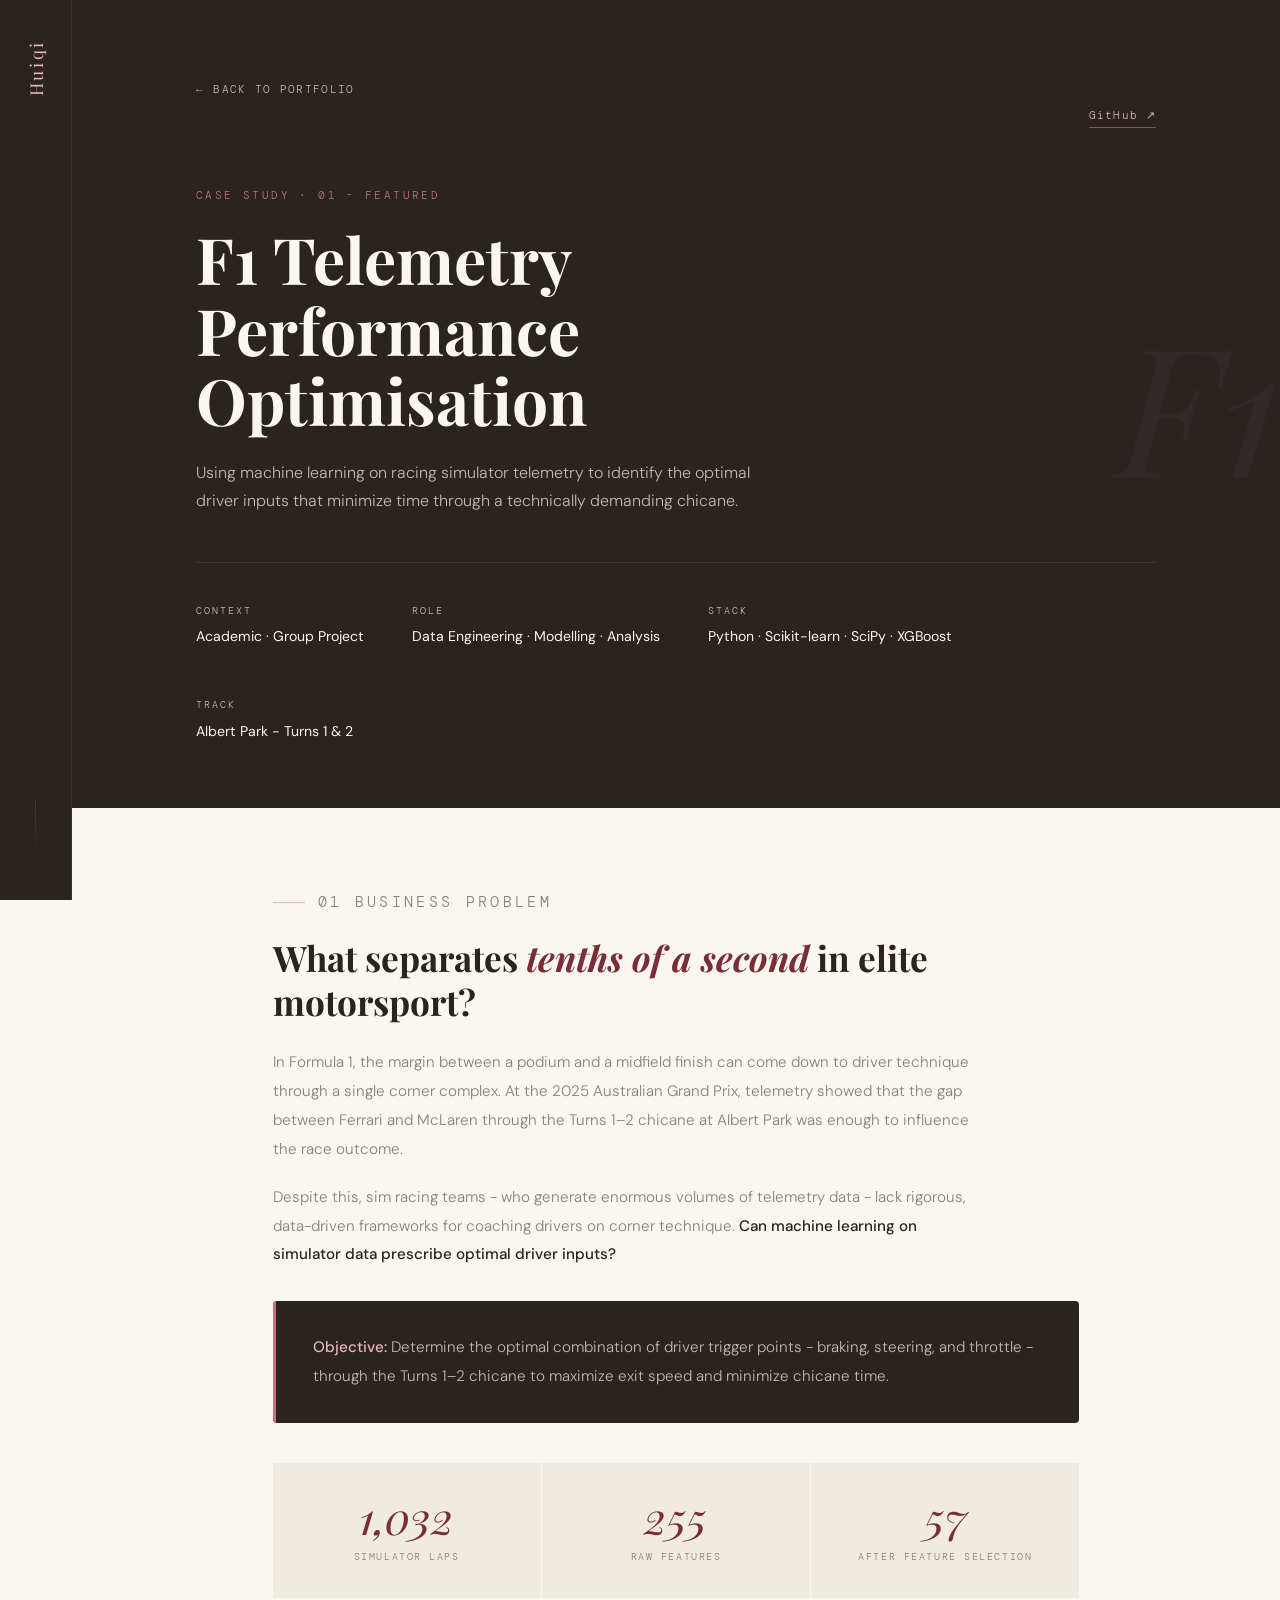
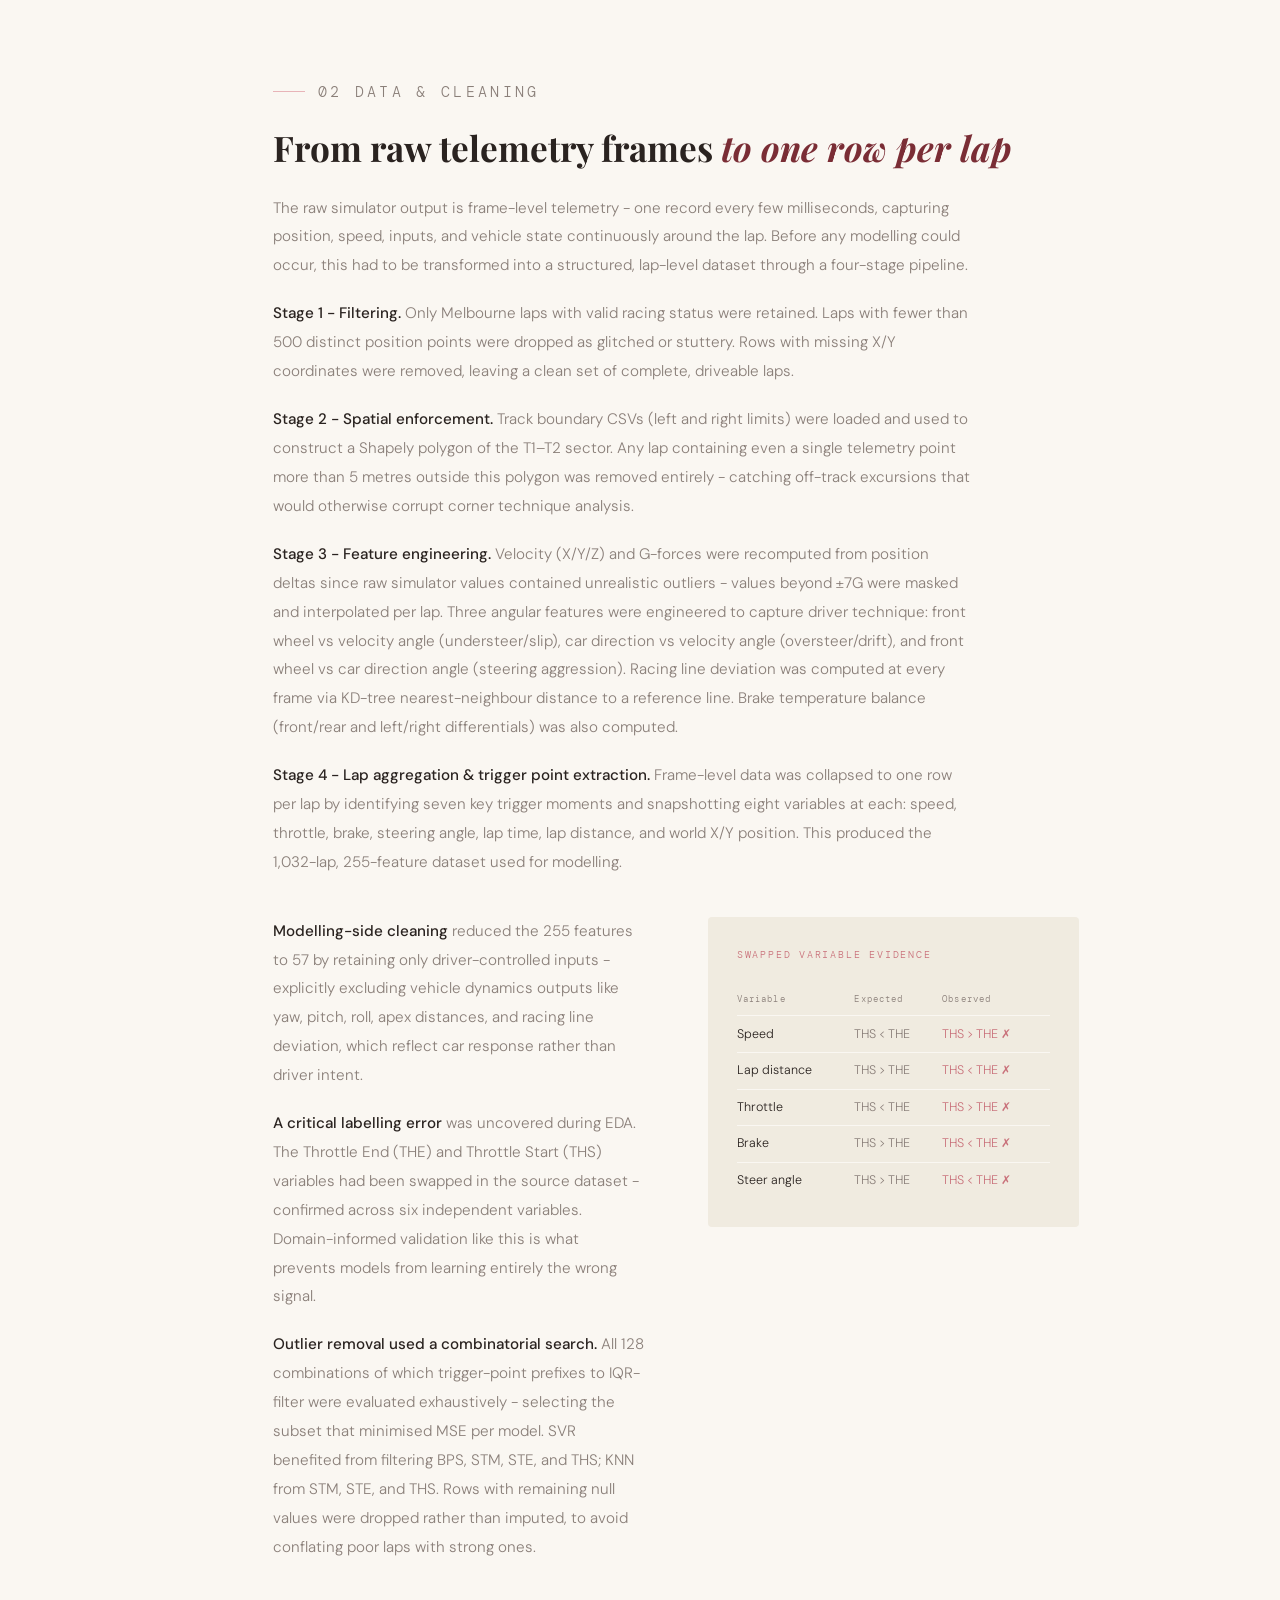
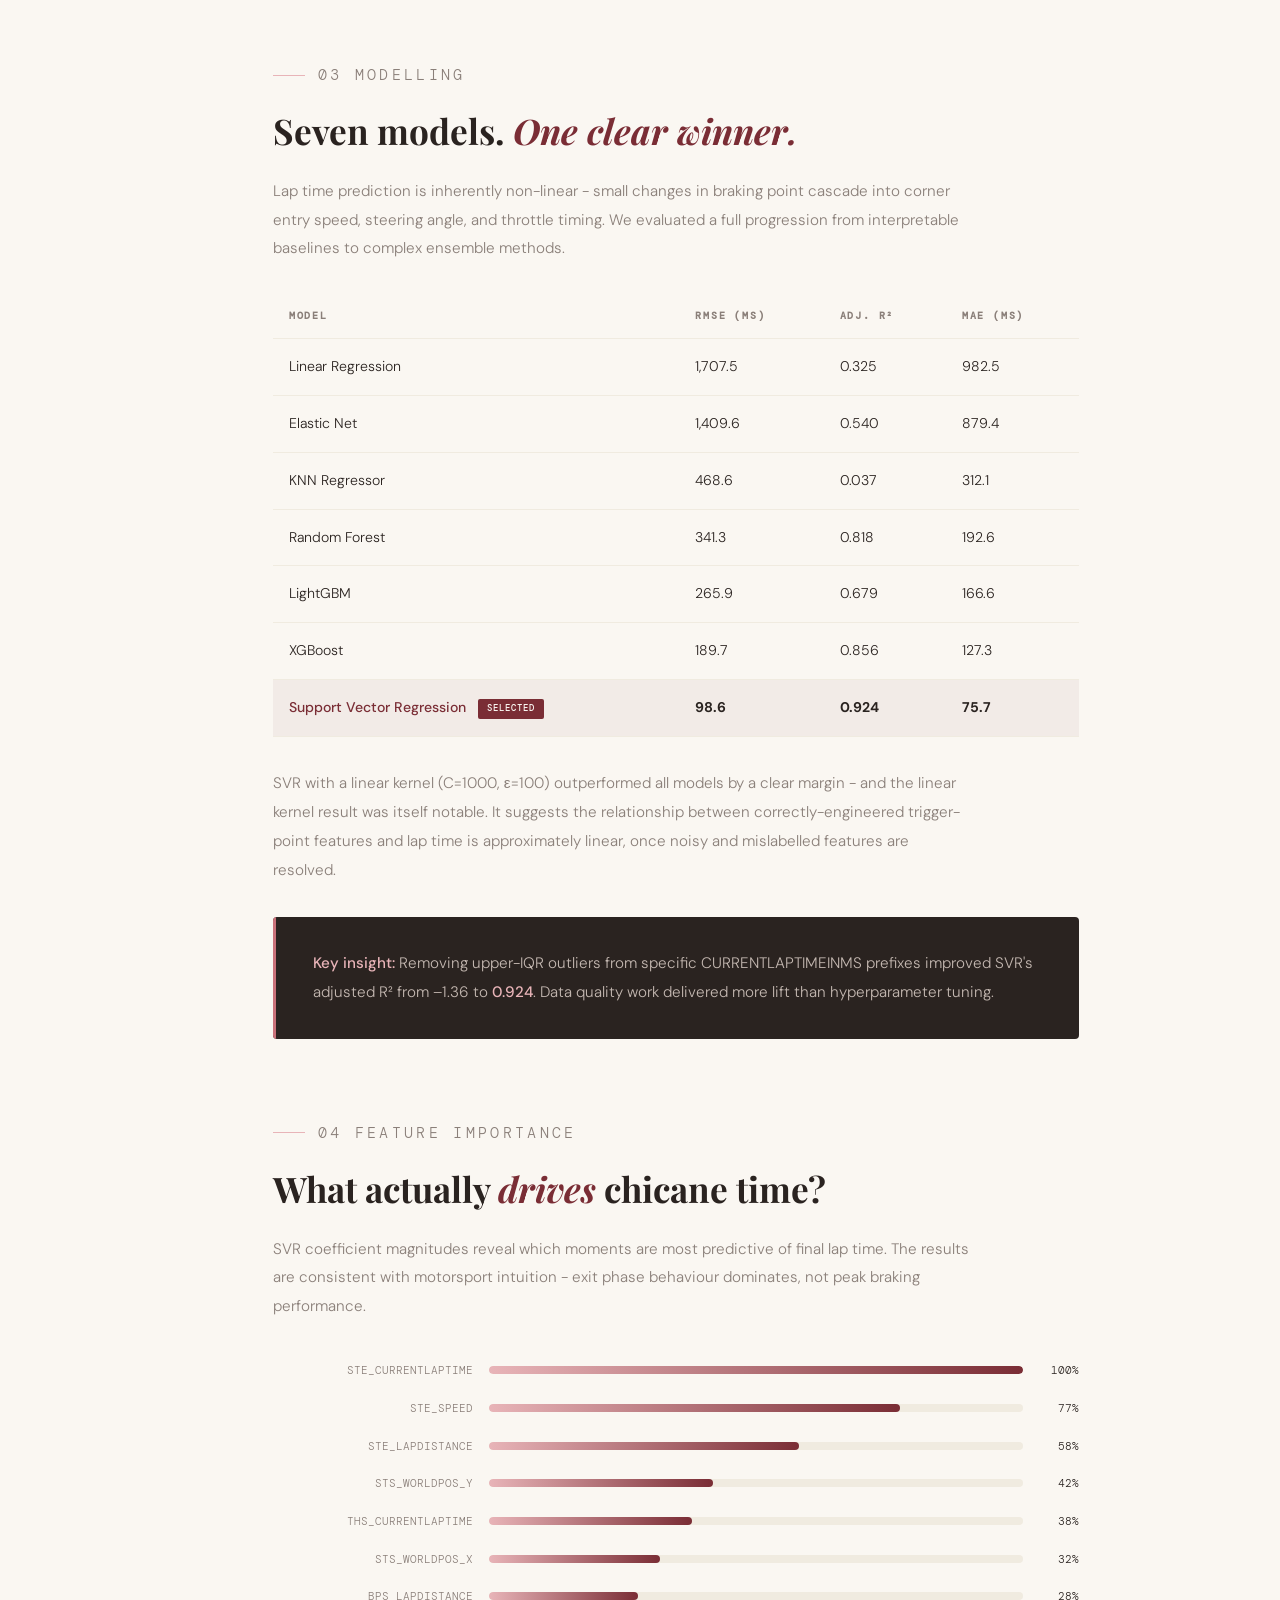
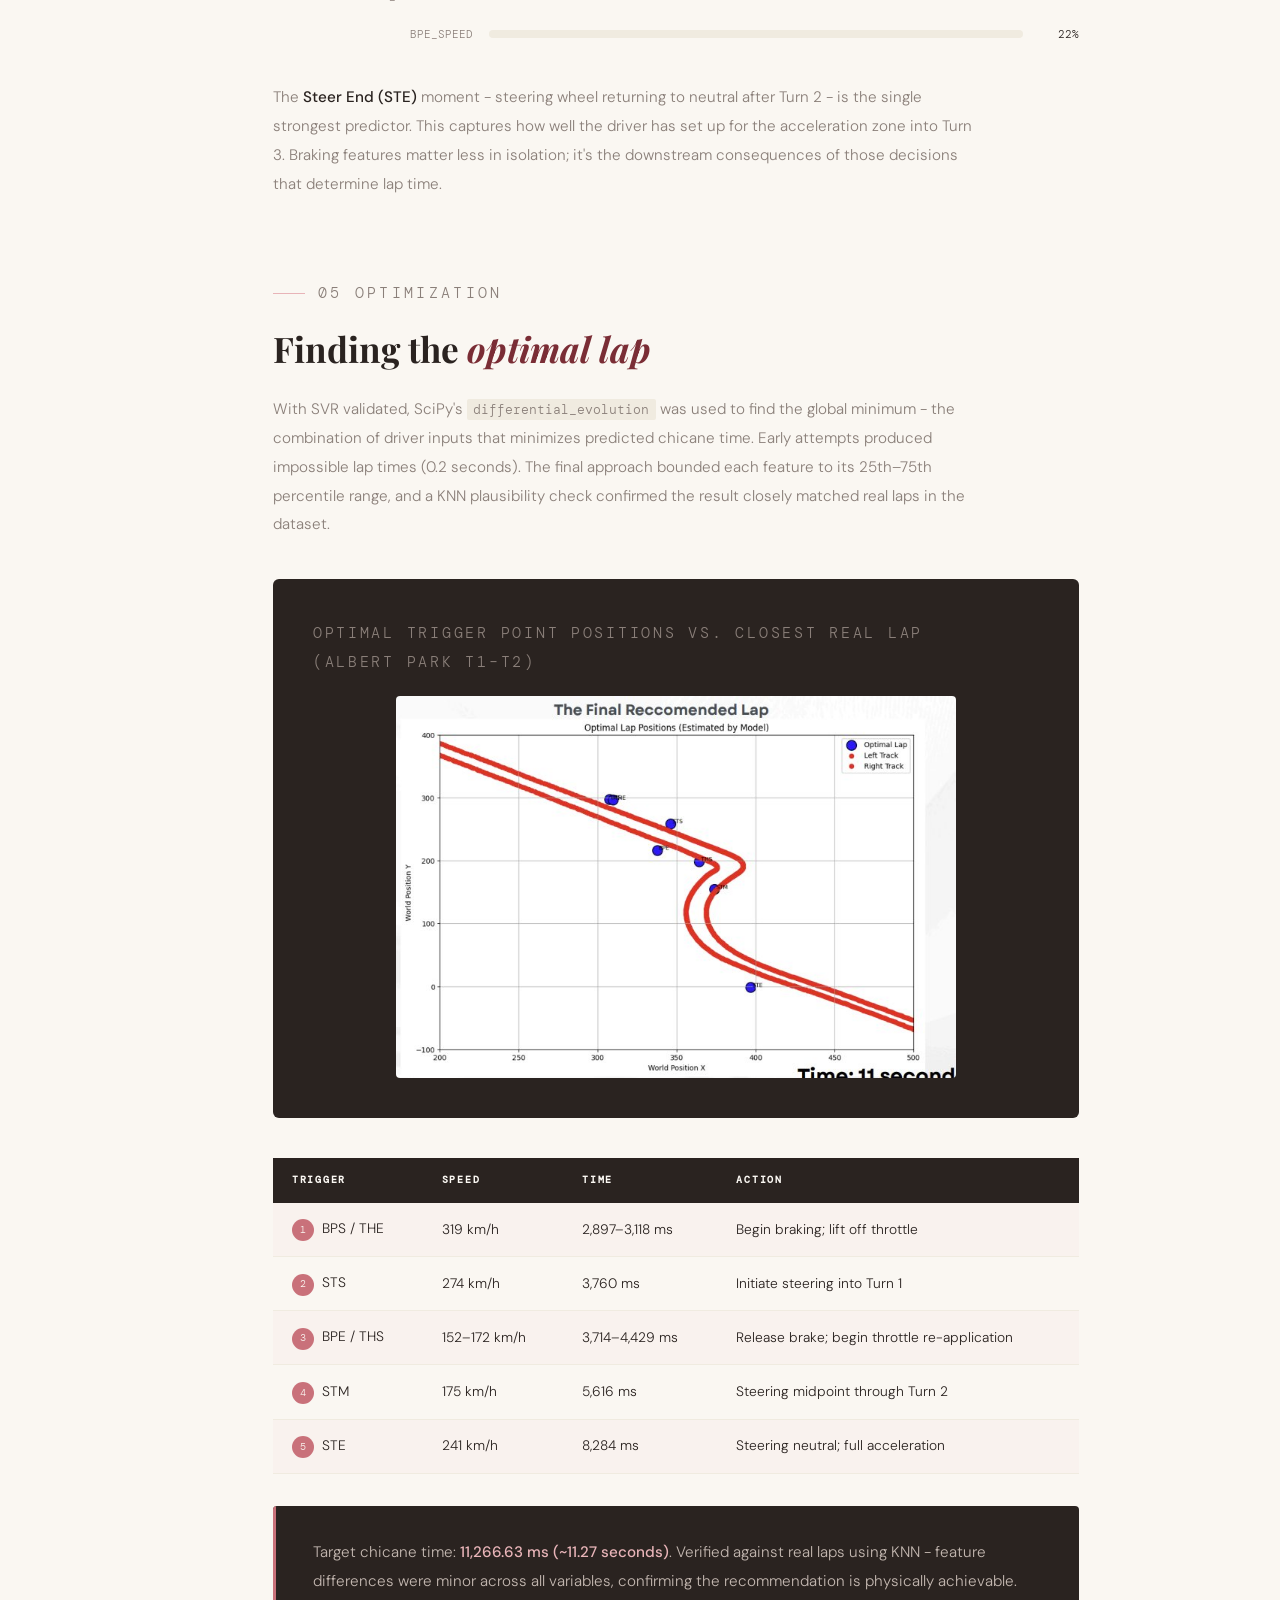
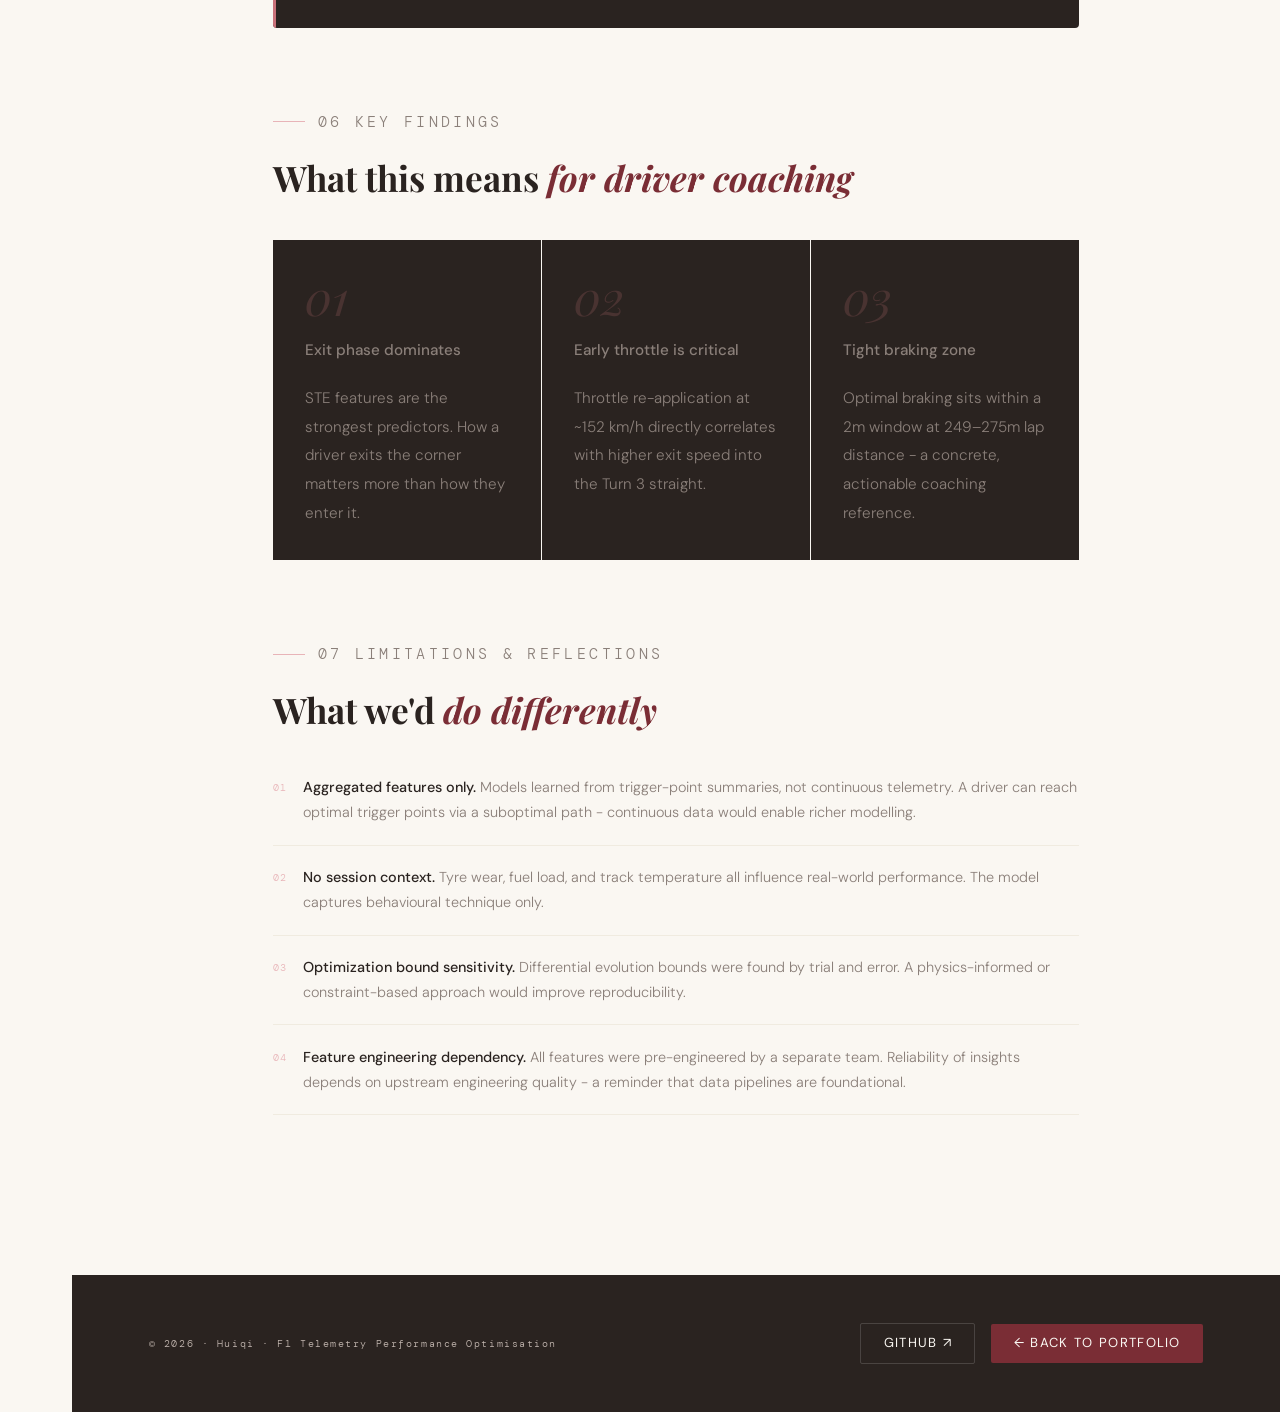
<file: f1-case-study.html>
<!DOCTYPE html>
<html lang="en">
<head>
  <meta charset="UTF-8" />
  <meta name="viewport" content="width=device-width, initial-scale=1.0" />
  <meta name="description" content="F1 Chicane Performance Optimization - Huiqi's Data Science Case Study" />
  <title>F1 Telemetry Performance Optimisation</title>
  <link rel="preconnect" href="https://fonts.googleapis.com" />
  <link rel="preconnect" href="https://fonts.gstatic.com" crossorigin />
  <link href="https://fonts.googleapis.com/css2?family=Playfair+Display:ital,wght@0,400;0,700;1,400;1,700&family=DM+Sans:wght@300;400;500&family=DM+Mono:wght@300;400&display=swap" rel="stylesheet" />
  <link rel="stylesheet" href="styles.css" />
</head>
<body>

  <!-- ── Sidebar (dark variant for this page) ── -->
  <div id="sidebar" class="dark">
    <a href="index.html" class="sidebar-logo">Huiqi</a>
    <!-- No section dots on this page - it scrolls as a document -->
    <div class="sidebar-line"></div>
  </div>

  <!-- ── Page content ── -->
  <div class="cs-wrap">

    <!-- HEADER -->
    <header class="cs-header">
      <div class="cs-header-deco">F1</div>
      <div class="cs-header-inner">
        <div style="display:flex; justify-content:space-between; align-items:center; margin-bottom:2rem;">
          <a href="index.html#projects" class="back-btn">Back to portfolio</a>
          <a href="https://github.com/huiqi16/F1-Telemetry-Performance-Optimisation" target="_blank" rel="noopener noreferrer"
            style="font-family:var(--mono); font-size:0.7rem; letter-spacing:0.1em; color:var(--rose-light); text-decoration:none; border-bottom:1px solid rgba(232,180,184,0.4); padding-bottom:2px;">
            GitHub ↗
          </a>
        </div>
        <p class="cs-eyebrow">Case Study · 01 - Featured</p>
        <h1 class="cs-title">F1 Telemetry Performance Optimisation</h1>
        <p class="cs-subtitle">
          Using machine learning on racing simulator telemetry to identify the optimal driver
          inputs that minimize time through a technically demanding chicane.
        </p>
        <div class="cs-meta-row">
          <div><p class="cs-meta-label">Context</p>    <p class="cs-meta-value">Academic · Group Project</p></div>
          <div><p class="cs-meta-label">Role</p>       <p class="cs-meta-value">Data Engineering · Modelling · Analysis</p></div>
          <div><p class="cs-meta-label">Stack</p>      <p class="cs-meta-value">Python · Scikit-learn · SciPy · XGBoost</p></div>
          <div><p class="cs-meta-label">Track</p>      <p class="cs-meta-value">Albert Park - Turns 1 &amp; 2</p></div>
        </div>
      </div>
    </header>

    <!-- BODY -->
    <main class="cs-body">

      <!-- 01 Business Problem -->
      <section class="cs-section">
        <p class="cs-section-label">01 Business Problem</p>
        <h2>What separates <em>tenths of a second</em> in elite motorsport?</h2>
        <p>
          In Formula 1, the margin between a podium and a midfield finish can come down to driver
          technique through a single corner complex. At the 2025 Australian Grand Prix, telemetry
          showed that the gap between Ferrari and McLaren through the Turns 1–2 chicane at Albert
          Park was enough to influence the race outcome.
        </p>
        <p>
          Despite this, sim racing teams - who generate enormous volumes of telemetry data - lack
          rigorous, data-driven frameworks for coaching drivers on corner technique.
          <strong>Can machine learning on simulator data prescribe optimal driver inputs?</strong>
        </p>
        <div class="highlight-box">
          <p>
            <strong>Objective:</strong> Determine the optimal combination of driver trigger points -
            braking, steering, and throttle - through the Turns 1–2 chicane to maximize exit speed
            and minimize chicane time.
          </p>
        </div>
        <div class="stats-row">
          <div class="stat-card"><div class="stat-num"><em>1,032</em></div><div class="stat-label">Simulator laps</div></div>
          <div class="stat-card"><div class="stat-num"><em>255</em></div> <div class="stat-label">Raw features</div></div>
          <div class="stat-card"><div class="stat-num"><em>57</em></div>  <div class="stat-label">After feature selection</div></div>
        </div>
      </section>

      <!-- 02 Data & Cleaning -->
      <section class="cs-section">
        <p class="cs-section-label">02 Data &amp; Cleaning</p>
        <h2>From raw telemetry frames <em>to one row per lap</em></h2>
        <p>
          The raw simulator output is frame-level telemetry - one record every few milliseconds,
          capturing position, speed, inputs, and vehicle state continuously around the lap.
          Before any modelling could occur, this had to be transformed into a structured,
          lap-level dataset through a four-stage pipeline.
        </p>

        <p>
          <strong>Stage 1 - Filtering.</strong> Only Melbourne laps with valid racing
          status were retained. Laps with fewer than 500 distinct position points were
          dropped as glitched or stuttery. Rows with missing X/Y coordinates were removed,
          leaving a clean set of complete, driveable laps.
        </p>

        <p>
          <strong>Stage 2 - Spatial enforcement.</strong> Track boundary CSVs (left and
          right limits) were loaded and used to construct a Shapely polygon of the T1–T2
          sector. Any lap containing even a single telemetry point more than 5 metres outside
          this polygon was removed entirely - catching off-track excursions that would
          otherwise corrupt corner technique analysis.
        </p>

        <p>
          <strong>Stage 3 - Feature engineering.</strong> Velocity (X/Y/Z) and G-forces were
          recomputed from position deltas since raw simulator values contained unrealistic
          outliers - values beyond ±7G were masked and interpolated per lap. Three angular
          features were engineered to capture driver technique: front wheel vs velocity angle
          (understeer/slip), car direction vs velocity angle (oversteer/drift), and front wheel
          vs car direction angle (steering aggression). Racing line deviation was computed
          at every frame via KD-tree nearest-neighbour distance to a reference line.
          Brake temperature balance (front/rear and left/right differentials) was also computed.
        </p>

        <p>
          <strong>Stage 4 - Lap aggregation &amp; trigger point extraction.</strong>
          Frame-level data was collapsed to one row per lap by identifying seven key
          trigger moments and snapshotting eight variables at each: speed, throttle, brake,
          steering angle, lap time, lap distance, and world X/Y position. This produced the
          1,032-lap, 255-feature dataset used for modelling.
        </p>

        <div class="two-col">
          <div>
            <p>
              <strong>Modelling-side cleaning</strong> reduced the 255 features to 57
              by retaining only driver-controlled inputs - explicitly excluding vehicle
              dynamics outputs like yaw, pitch, roll, apex distances, and racing line
              deviation, which reflect car response rather than driver intent.
            </p>
            <p>
              <strong>A critical labelling error</strong> was uncovered during EDA. The Throttle
              End (THE) and Throttle Start (THS) variables had been swapped in the source dataset -
              confirmed across six independent variables. Domain-informed validation like this is
              what prevents models from learning entirely the wrong signal.
            </p>
            <p>
              <strong>Outlier removal used a combinatorial search.</strong> All 128 combinations
              of which trigger-point prefixes to IQR-filter were evaluated exhaustively -
              selecting the subset that minimised MSE per model. SVR benefited from filtering
              BPS, STM, STE, and THS; KNN from STM, STE, and THS. Rows with remaining null
              values were dropped rather than imputed, to avoid conflating poor laps with strong ones.
            </p>
          </div>
          <!-- Evidence table -->
          <div style="background:var(--cream-dark);border-radius:4px;padding:1.8rem;">
            <p style="font-family:var(--mono);font-size:0.62rem;letter-spacing:0.18em;color:var(--rose);text-transform:uppercase;margin-bottom:1.2rem;">Swapped variable evidence</p>
            <table style="width:100%;font-size:0.78rem;border-collapse:collapse;">
              <tr style="border-bottom:1px solid var(--cream);">
                <th style="text-align:left;padding:0.5rem 0;font-family:var(--mono);font-size:0.58rem;letter-spacing:0.12em;color:var(--warm-gray);font-weight:300;">Variable</th>
                <th style="text-align:left;padding:0.5rem 0;font-family:var(--mono);font-size:0.58rem;letter-spacing:0.12em;color:var(--warm-gray);font-weight:300;">Expected</th>
                <th style="text-align:left;padding:0.5rem 0;font-family:var(--mono);font-size:0.58rem;letter-spacing:0.12em;color:var(--warm-gray);font-weight:300;">Observed</th>
              </tr>
              <tr style="border-bottom:1px solid var(--cream);"><td style="padding:0.45rem 0;">Speed</td>       <td style="color:var(--warm-gray);">THS &lt; THE</td><td style="color:var(--rose);">THS &gt; THE ✗</td></tr>
              <tr style="border-bottom:1px solid var(--cream);"><td style="padding:0.45rem 0;">Lap distance</td><td style="color:var(--warm-gray);">THS &gt; THE</td><td style="color:var(--rose);">THS &lt; THE ✗</td></tr>
              <tr style="border-bottom:1px solid var(--cream);"><td style="padding:0.45rem 0;">Throttle</td>    <td style="color:var(--warm-gray);">THS &lt; THE</td><td style="color:var(--rose);">THS &gt; THE ✗</td></tr>
              <tr style="border-bottom:1px solid var(--cream);"><td style="padding:0.45rem 0;">Brake</td>       <td style="color:var(--warm-gray);">THS &gt; THE</td><td style="color:var(--rose);">THS &lt; THE ✗</td></tr>
              <tr>                                                <td style="padding:0.45rem 0;">Steer angle</td><td style="color:var(--warm-gray);">THS &gt; THE</td><td style="color:var(--rose);">THS &lt; THE ✗</td></tr>
            </table>
          </div>
        </div>
      </section>

      <!-- 03 Modelling -->
      <section class="cs-section">
        <p class="cs-section-label">03 Modelling</p>
        <h2>Seven models. <em>One clear winner.</em></h2>
        <p>
          Lap time prediction is inherently non-linear - small changes in braking point cascade
          into corner entry speed, steering angle, and throttle timing. We evaluated a full
          progression from interpretable baselines to complex ensemble methods.
        </p>
        <table class="model-table">
          <thead>
            <tr><th>Model</th><th>RMSE (ms)</th><th>Adj. R²</th><th>MAE (ms)</th></tr>
          </thead>
          <tbody>
            <tr><td class="model-name">Linear Regression</td> <td>1,707.5</td><td>0.325</td><td>982.5</td></tr>
            <tr><td class="model-name">Elastic Net</td>        <td>1,409.6</td><td>0.540</td><td>879.4</td></tr>
            <tr><td class="model-name">KNN Regressor</td>      <td>468.6</td>  <td>0.037</td><td>312.1</td></tr>
            <tr><td class="model-name">Random Forest</td>      <td>341.3</td>  <td>0.818</td><td>192.6</td></tr>
            <tr><td class="model-name">LightGBM</td>           <td>265.9</td>  <td>0.679</td><td>166.6</td></tr>
            <tr><td class="model-name">XGBoost</td>            <td>189.7</td>  <td>0.856</td><td>127.3</td></tr>
            <tr class="winner">
              <td class="model-name">Support Vector Regression <span class="model-badge">Selected</span></td>
              <td><strong>98.6</strong></td>
              <td><strong>0.924</strong></td>
              <td><strong>75.7</strong></td>
            </tr>
          </tbody>
        </table>
        <p>
          SVR with a linear kernel (C=1000, ε=100) outperformed all models by a clear margin -
          and the linear kernel result was itself notable. It suggests the relationship between
          correctly-engineered trigger-point features and lap time is approximately linear, once
          noisy and mislabelled features are resolved.
        </p>
        <div class="highlight-box">
          <p>
            <strong>Key insight:</strong> Removing upper-IQR outliers from specific
            CURRENTLAPTIMEINMS prefixes improved SVR's adjusted R² from –1.36 to
            <strong>0.924</strong>. Data quality work delivered more lift than
            hyperparameter tuning.
          </p>
        </div>
      </section>

      <!-- 04 Feature Importance -->
      <section class="cs-section">
        <p class="cs-section-label">04 Feature Importance</p>
        <h2>What actually <em>drives</em> chicane time?</h2>
        <p>
          SVR coefficient magnitudes reveal which moments are most predictive of final lap time.
          The results are consistent with motorsport intuition - exit phase behaviour dominates,
          not peak braking performance.
        </p>
        <div class="bar-chart" id="bar-chart">
          <div class="bar-row"><div class="bar-label">STE_CURRENTLAPTIME</div><div class="bar-track"><div class="bar-fill" data-w="100"></div></div><div class="bar-val">100%</div></div>
          <div class="bar-row"><div class="bar-label">STE_SPEED</div>         <div class="bar-track"><div class="bar-fill" data-w="77"></div></div> <div class="bar-val">77%</div></div>
          <div class="bar-row"><div class="bar-label">STE_LAPDISTANCE</div>   <div class="bar-track"><div class="bar-fill" data-w="58"></div></div> <div class="bar-val">58%</div></div>
          <div class="bar-row"><div class="bar-label">STS_WORLDPOS_Y</div>    <div class="bar-track"><div class="bar-fill" data-w="42"></div></div> <div class="bar-val">42%</div></div>
          <div class="bar-row"><div class="bar-label">THS_CURRENTLAPTIME</div><div class="bar-track"><div class="bar-fill" data-w="38"></div></div> <div class="bar-val">38%</div></div>
          <div class="bar-row"><div class="bar-label">STS_WORLDPOS_X</div>    <div class="bar-track"><div class="bar-fill" data-w="32"></div></div> <div class="bar-val">32%</div></div>
          <div class="bar-row"><div class="bar-label">BPS_LAPDISTANCE</div>   <div class="bar-track"><div class="bar-fill" data-w="28"></div></div> <div class="bar-val">28%</div></div>
          <div class="bar-row"><div class="bar-label">BPE_SPEED</div>         <div class="bar-track"><div class="bar-fill" data-w="22"></div></div> <div class="bar-val">22%</div></div>
        </div>
        <p>
          The <strong>Steer End (STE)</strong> moment - steering wheel returning to neutral after
          Turn 2 - is the single strongest predictor. This captures how well the driver has set up
          for the acceleration zone into Turn 3. Braking features matter less in isolation; it's
          the downstream consequences of those decisions that determine lap time.
        </p>
      </section>

      <!-- 05 Optimization -->
      <section class="cs-section">
        <p class="cs-section-label">05 Optimization</p>
        <h2>Finding the <em>optimal lap</em></h2>
        <p>
          With SVR validated, SciPy's <code style="font-family:var(--mono);font-size:0.88em;background:var(--cream-dark);padding:0.1rem 0.4rem;border-radius:2px;">differential_evolution</code>
          was used to find the global minimum - the combination of driver inputs that minimizes
          predicted chicane time. Early attempts produced impossible lap times (0.2 seconds).
          The final approach bounded each feature to its 25th–75th percentile range, and a KNN
          plausibility check confirmed the result closely matched real laps in the dataset.
        </p>

        <!-- Track image -->
        <div class="track-viz">
          <p class="track-viz-label">Optimal trigger point positions vs. closest real lap (Albert Park T1–T2)</p>
          <div class="track-svg-wrap">
            <img src="src/track-viz.png" alt="Optimal lap trigger point positions on Albert Park T1–T2" style="width:100%;max-width:560px;border-radius:4px;display:block;"/>
          </div>
        </div>

        <table class="trigger-table">
          <thead>
            <tr><th>Trigger</th><th>Speed</th><th>Time</th><th>Action</th></tr>
          </thead>
          <tbody>
            <tr><td><span class="trig-num">1</span>BPS / THE</td><td>319 km/h</td><td>2,897–3,118 ms</td><td>Begin braking; lift off throttle</td></tr>
            <tr><td><span class="trig-num">2</span>STS</td>       <td>274 km/h</td><td>3,760 ms</td>      <td>Initiate steering into Turn 1</td></tr>
            <tr><td><span class="trig-num">3</span>BPE / THS</td> <td>152–172 km/h</td><td>3,714–4,429 ms</td><td>Release brake; begin throttle re-application</td></tr>
            <tr><td><span class="trig-num">4</span>STM</td>       <td>175 km/h</td><td>5,616 ms</td>      <td>Steering midpoint through Turn 2</td></tr>
            <tr><td><span class="trig-num">5</span>STE</td>       <td>241 km/h</td><td>8,284 ms</td>      <td>Steering neutral; full acceleration</td></tr>
          </tbody>
        </table>

        <div class="highlight-box">
          <p>
            Target chicane time: <strong>11,266.63 ms (~11.27 seconds)</strong>. Verified
            against real laps using KNN - feature differences were minor across all variables,
            confirming the recommendation is physically achievable.
          </p>
        </div>
      </section>

      <!-- 06 Key Findings -->
      <section class="cs-section">
        <p class="cs-section-label">06 Key Findings</p>
        <h2>What this means <em>for driver coaching</em></h2>
        <div class="findings-grid">
          <div class="finding-card">
            <div class="finding-num">01</div>
            <p class="finding-title">Exit phase dominates</p>
            <p class="finding-desc">STE features are the strongest predictors. How a driver exits the corner matters more than how they enter it.</p>
          </div>
          <div class="finding-card">
            <div class="finding-num">02</div>
            <p class="finding-title">Early throttle is critical</p>
            <p class="finding-desc">Throttle re-application at ~152 km/h directly correlates with higher exit speed into the Turn 3 straight.</p>
          </div>
          <div class="finding-card">
            <div class="finding-num">03</div>
            <p class="finding-title">Tight braking zone</p>
            <p class="finding-desc">Optimal braking sits within a 2m window at 249–275m lap distance - a concrete, actionable coaching reference.</p>
          </div>
        </div>
      </section>

      <!-- 07 Limitations -->
      <section class="cs-section">
        <p class="cs-section-label">07 Limitations &amp; Reflections</p>
        <h2>What we'd <em>do differently</em></h2>
        <ul class="limit-list">
          <li data-num="01"><span><strong>Aggregated features only.</strong> Models learned from trigger-point summaries, not continuous telemetry. A driver can reach optimal trigger points via a suboptimal path - continuous data would enable richer modelling.</span></li>
          <li data-num="02"><span><strong>No session context.</strong> Tyre wear, fuel load, and track temperature all influence real-world performance. The model captures behavioural technique only.</span></li>
          <li data-num="03"><span><strong>Optimization bound sensitivity.</strong> Differential evolution bounds were found by trial and error. A physics-informed or constraint-based approach would improve reproducibility.</span></li>
          <li data-num="04"><span><strong>Feature engineering dependency.</strong> All features were pre-engineered by a separate team. Reliability of insights depends on upstream engineering quality - a reminder that data pipelines are foundational.</span></li>
        </ul>
      </section>

    </main><!-- /cs-body -->

    <!-- FOOTER -->
    <footer class="cs-footer">
      <p>© 2026 · Huiqi · F1 Telemetry Performance Optimisation</p>
      <div class="cs-footer-links">
        <a href="https://github.com/huiqi16/F1-Telemetry-Performance-Optimisation"
           target="_blank" rel="noopener noreferrer"
           class="btn-outline"
           style="padding:0.5rem 1.4rem;border-color:rgba(255,255,255,0.15);color:var(--cream);">
          GitHub ↗
        </a>
        <a href="index.html#projects" class="btn-primary" style="padding:0.5rem 1.4rem;">
          ← Back to portfolio
        </a>
      </div>
    </footer>

  </div><!-- /cs-wrap -->

  <script src="shared.js"></script>
  <script>
    /* Animate bar chart when it scrolls into view */
    const barObs = new IntersectionObserver(entries => {
      entries.forEach(e => {
        if (e.isIntersecting) {
          e.target.querySelectorAll('.bar-fill').forEach((bar, i) => {
            bar.style.width = '0';
            setTimeout(() => { bar.style.width = bar.getAttribute('data-w') + '%'; }, 200 + i * 90);
          });
          barObs.unobserve(e.target);
        }
      });
    }, { threshold: 0.2 });

    const chart = document.getElementById('bar-chart');
    if (chart) barObs.observe(chart);
  </script>

</body>
</html>
</file>
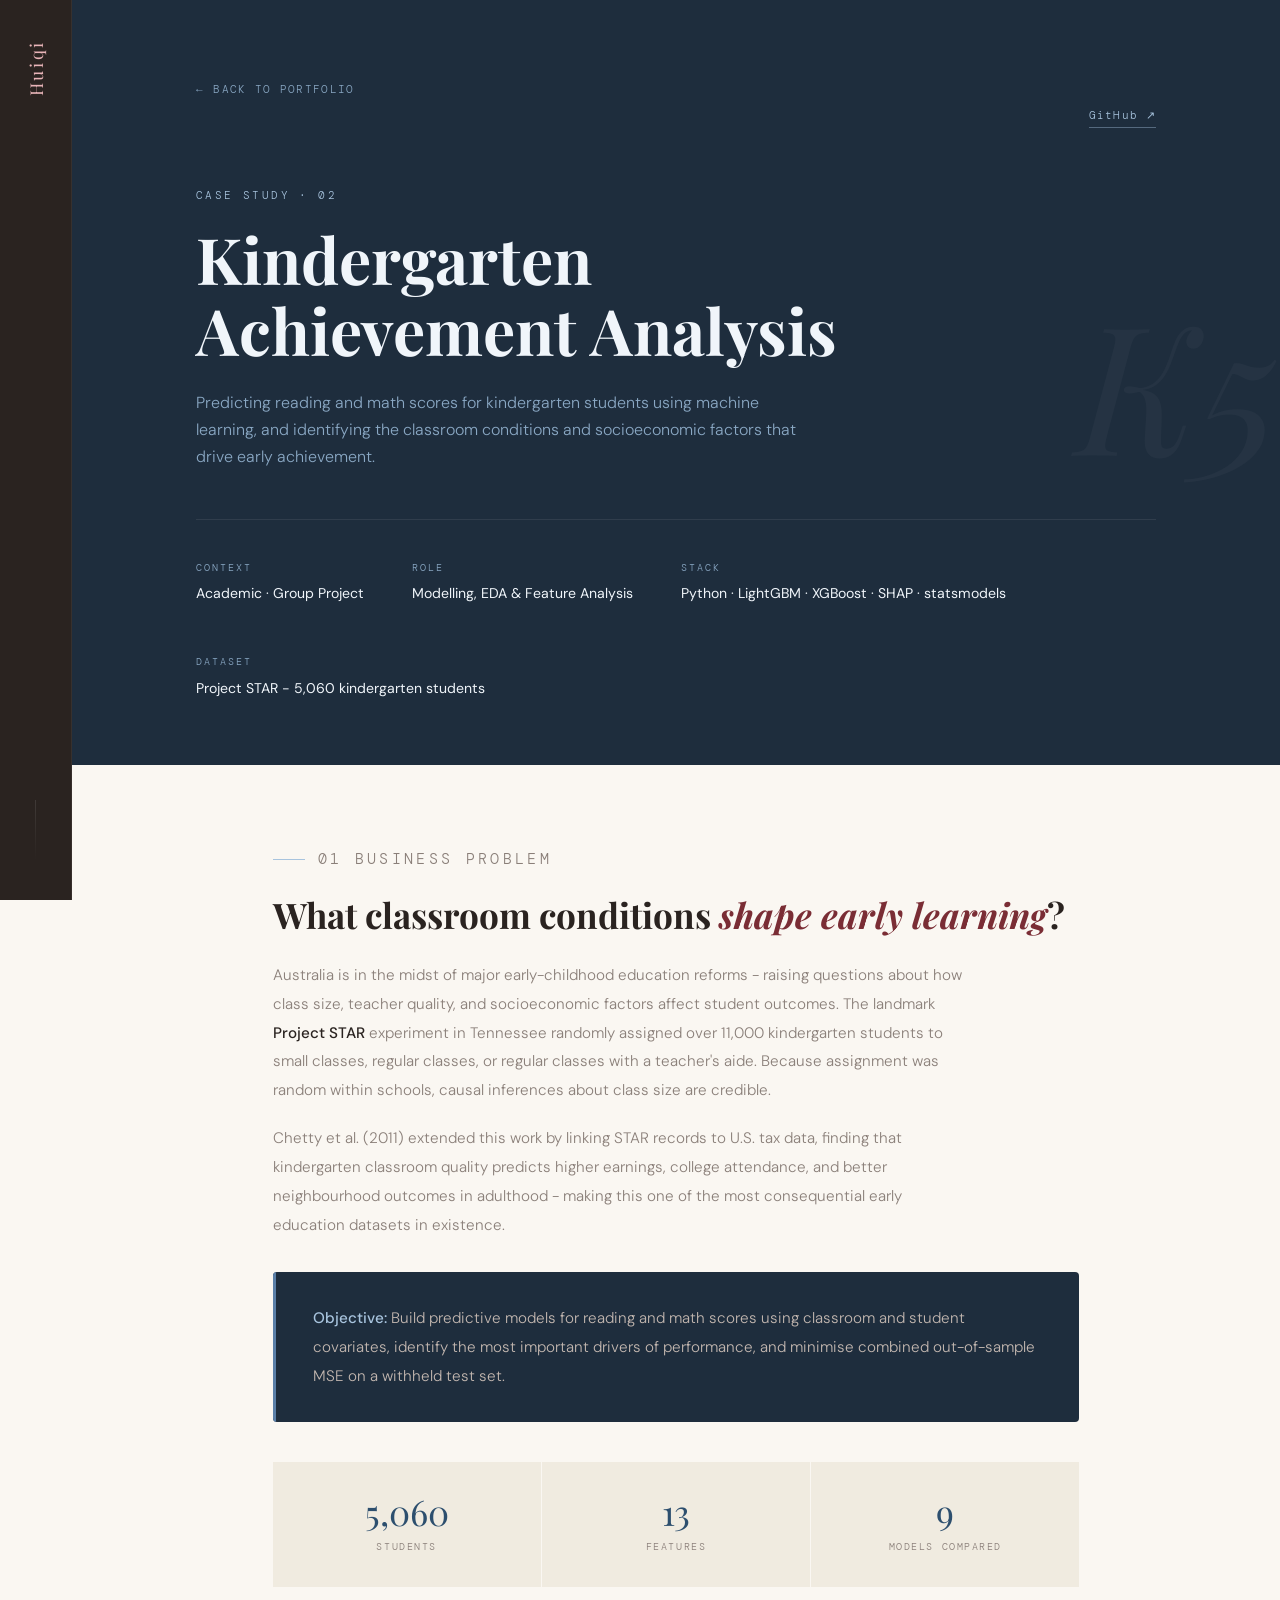
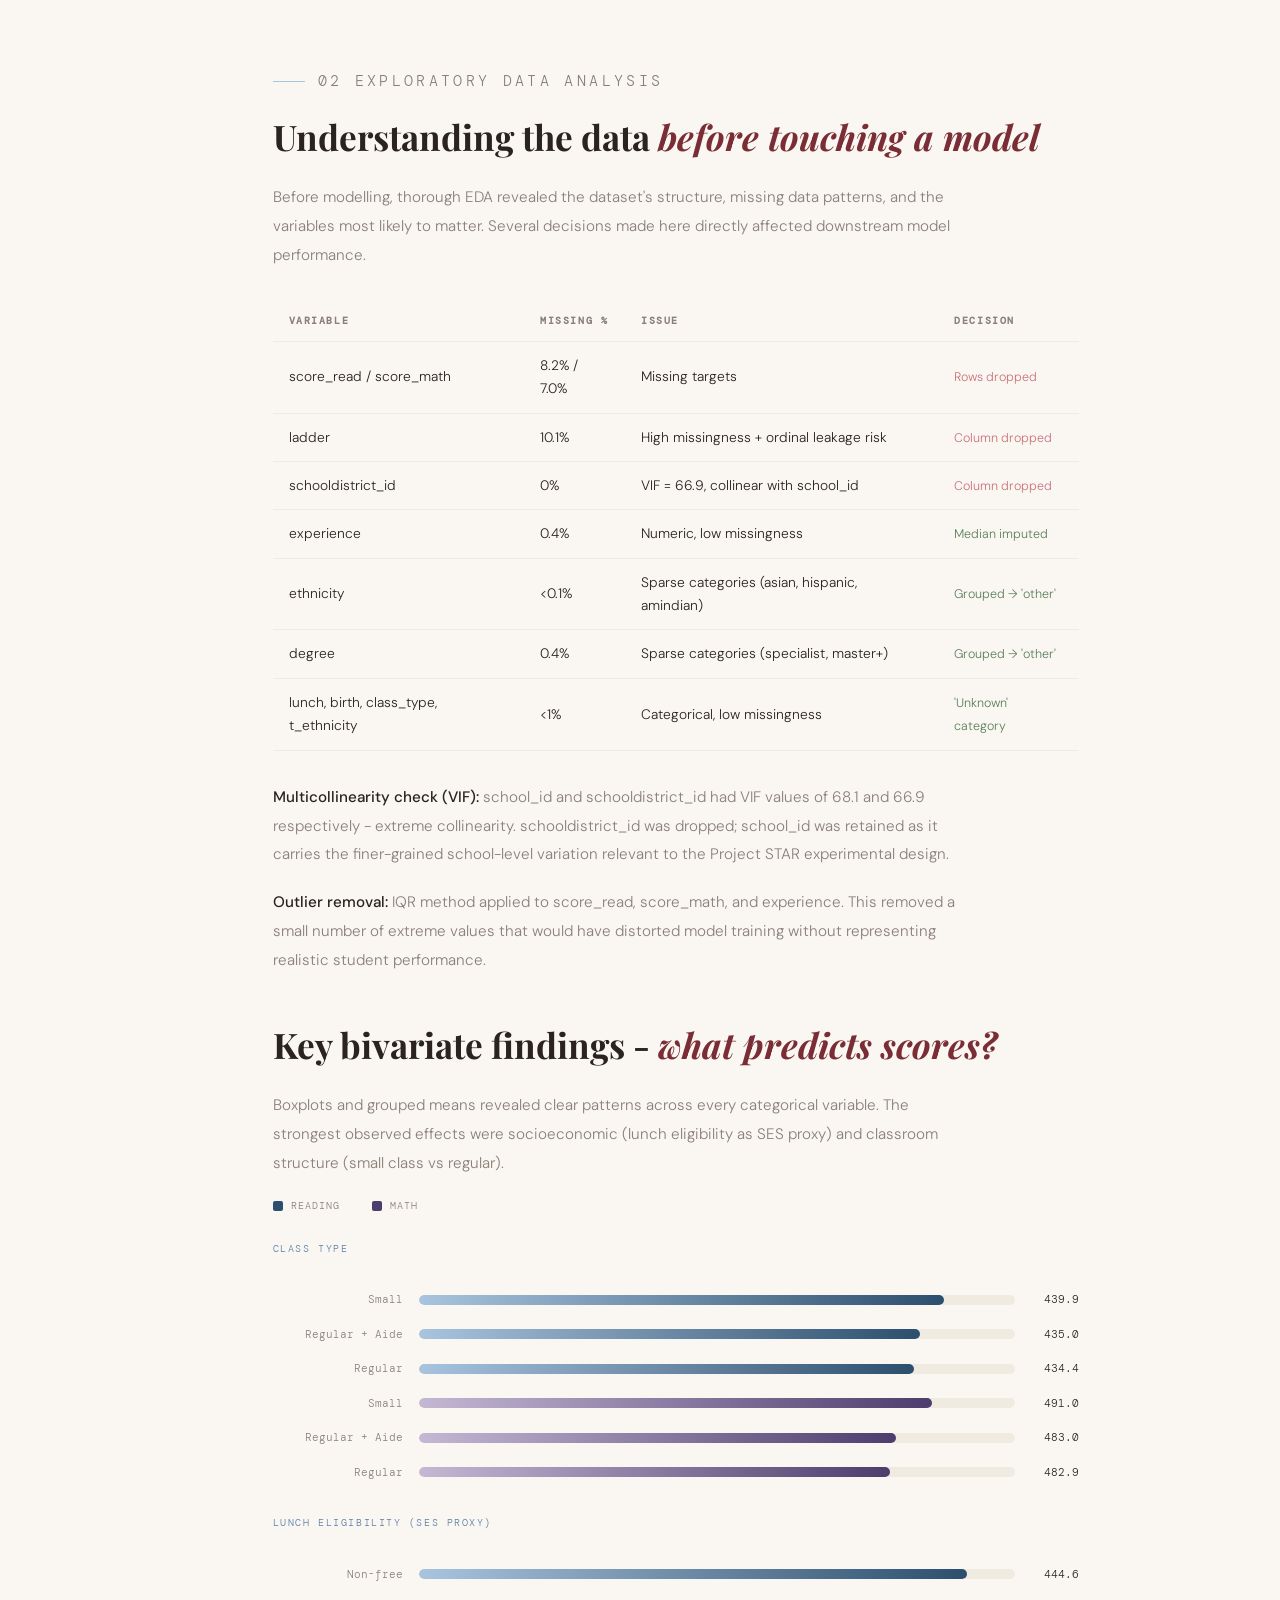
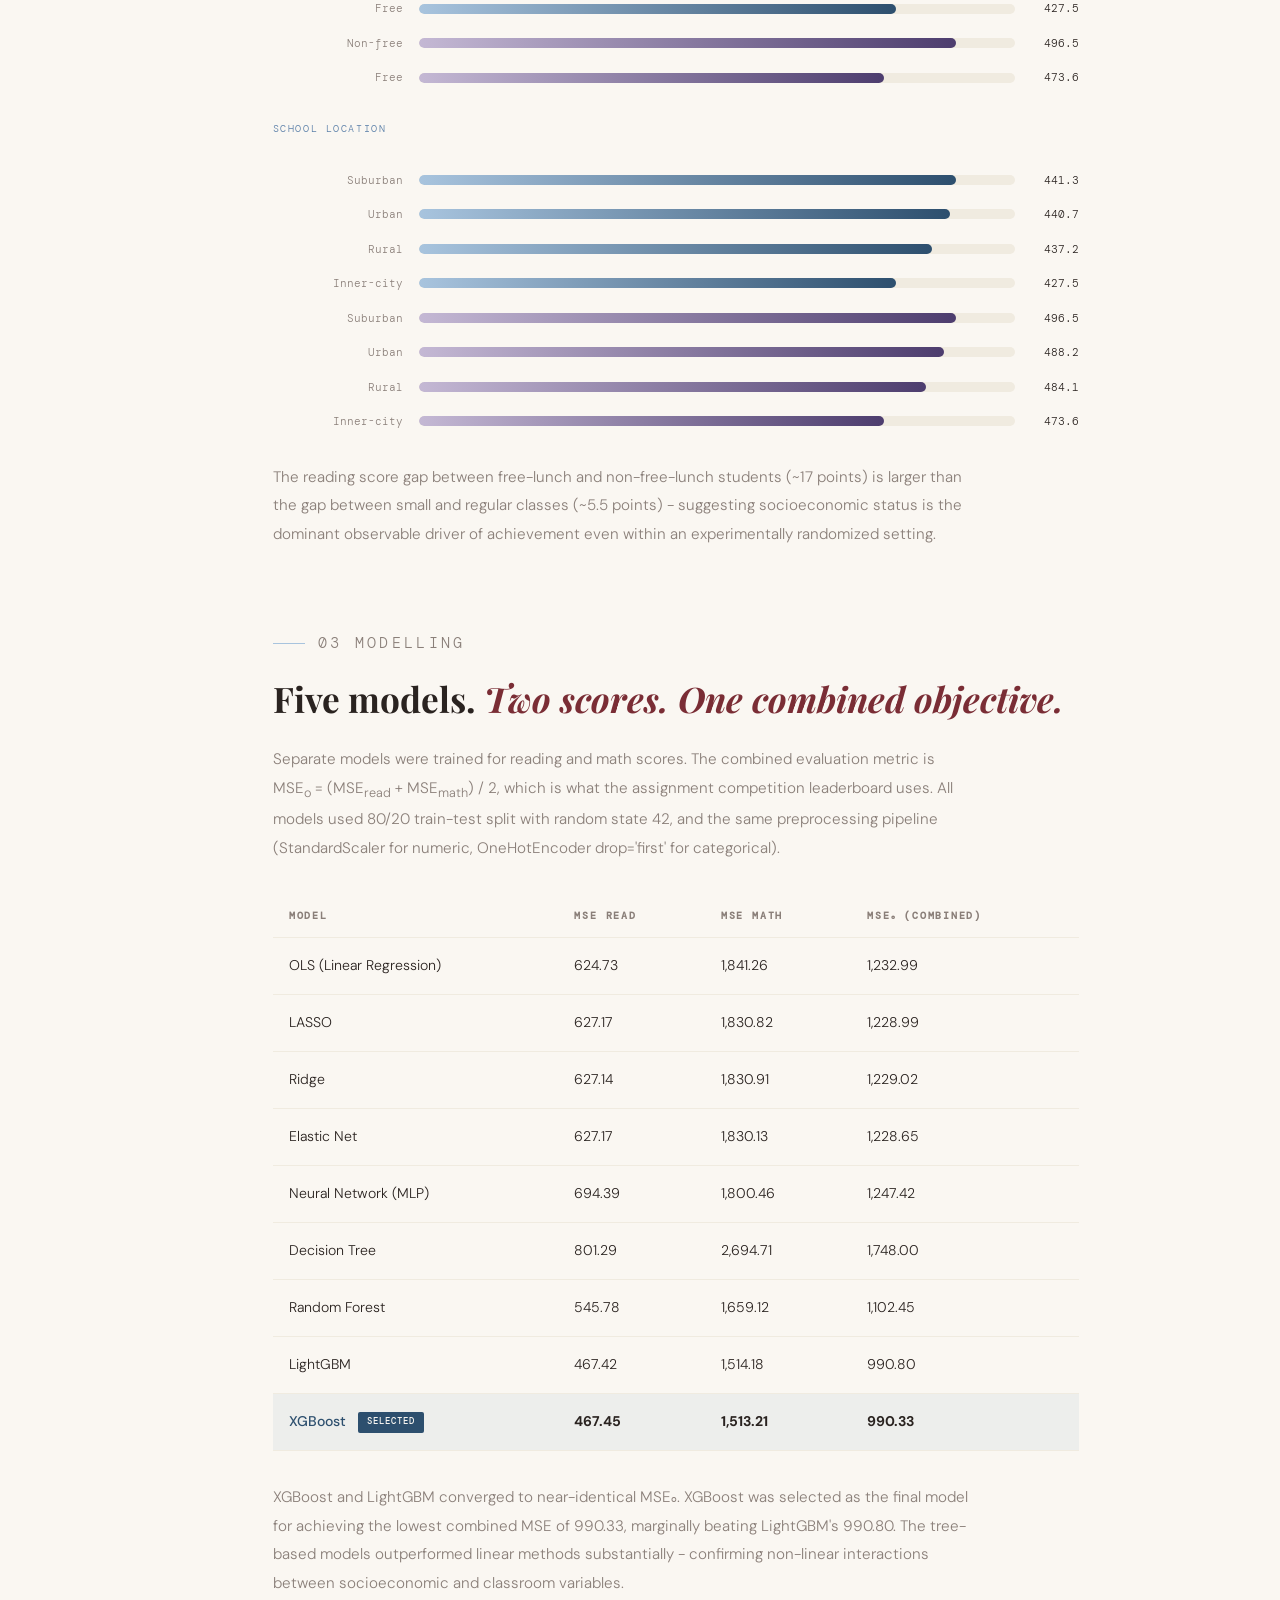
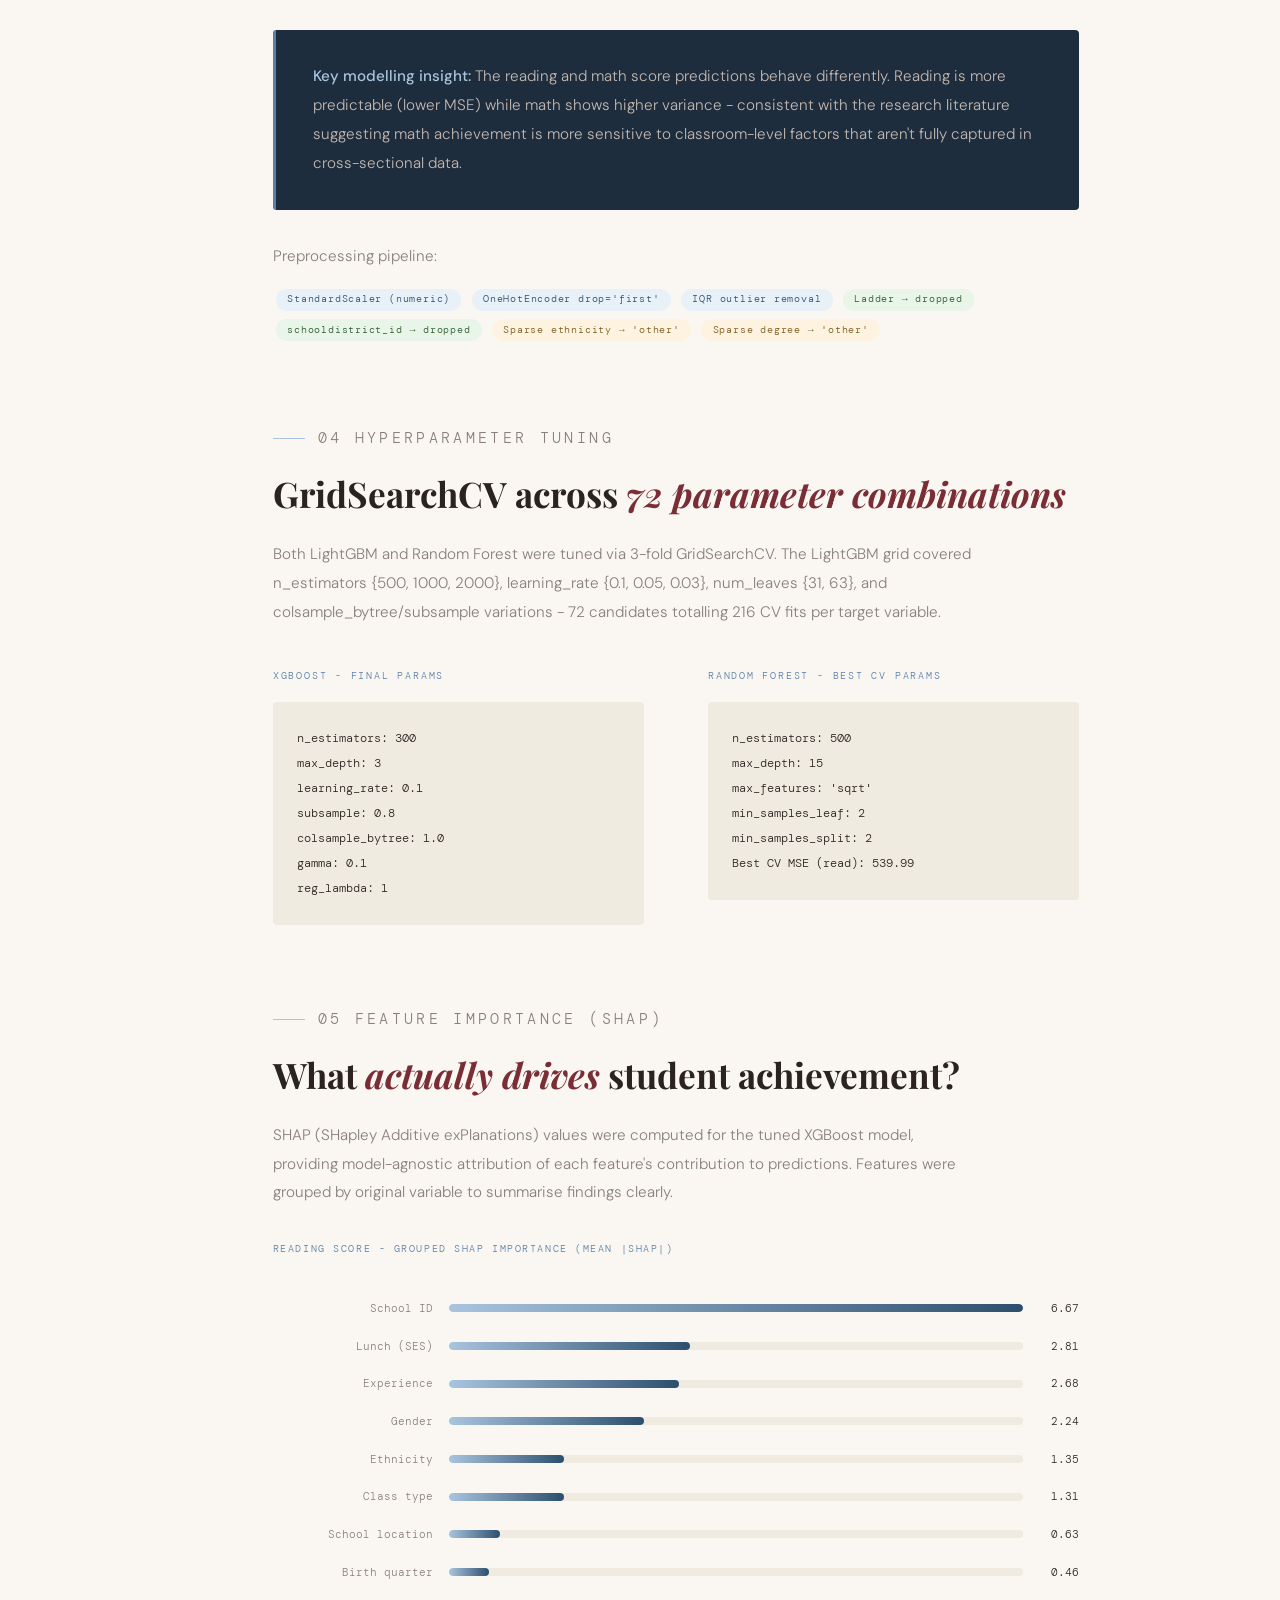
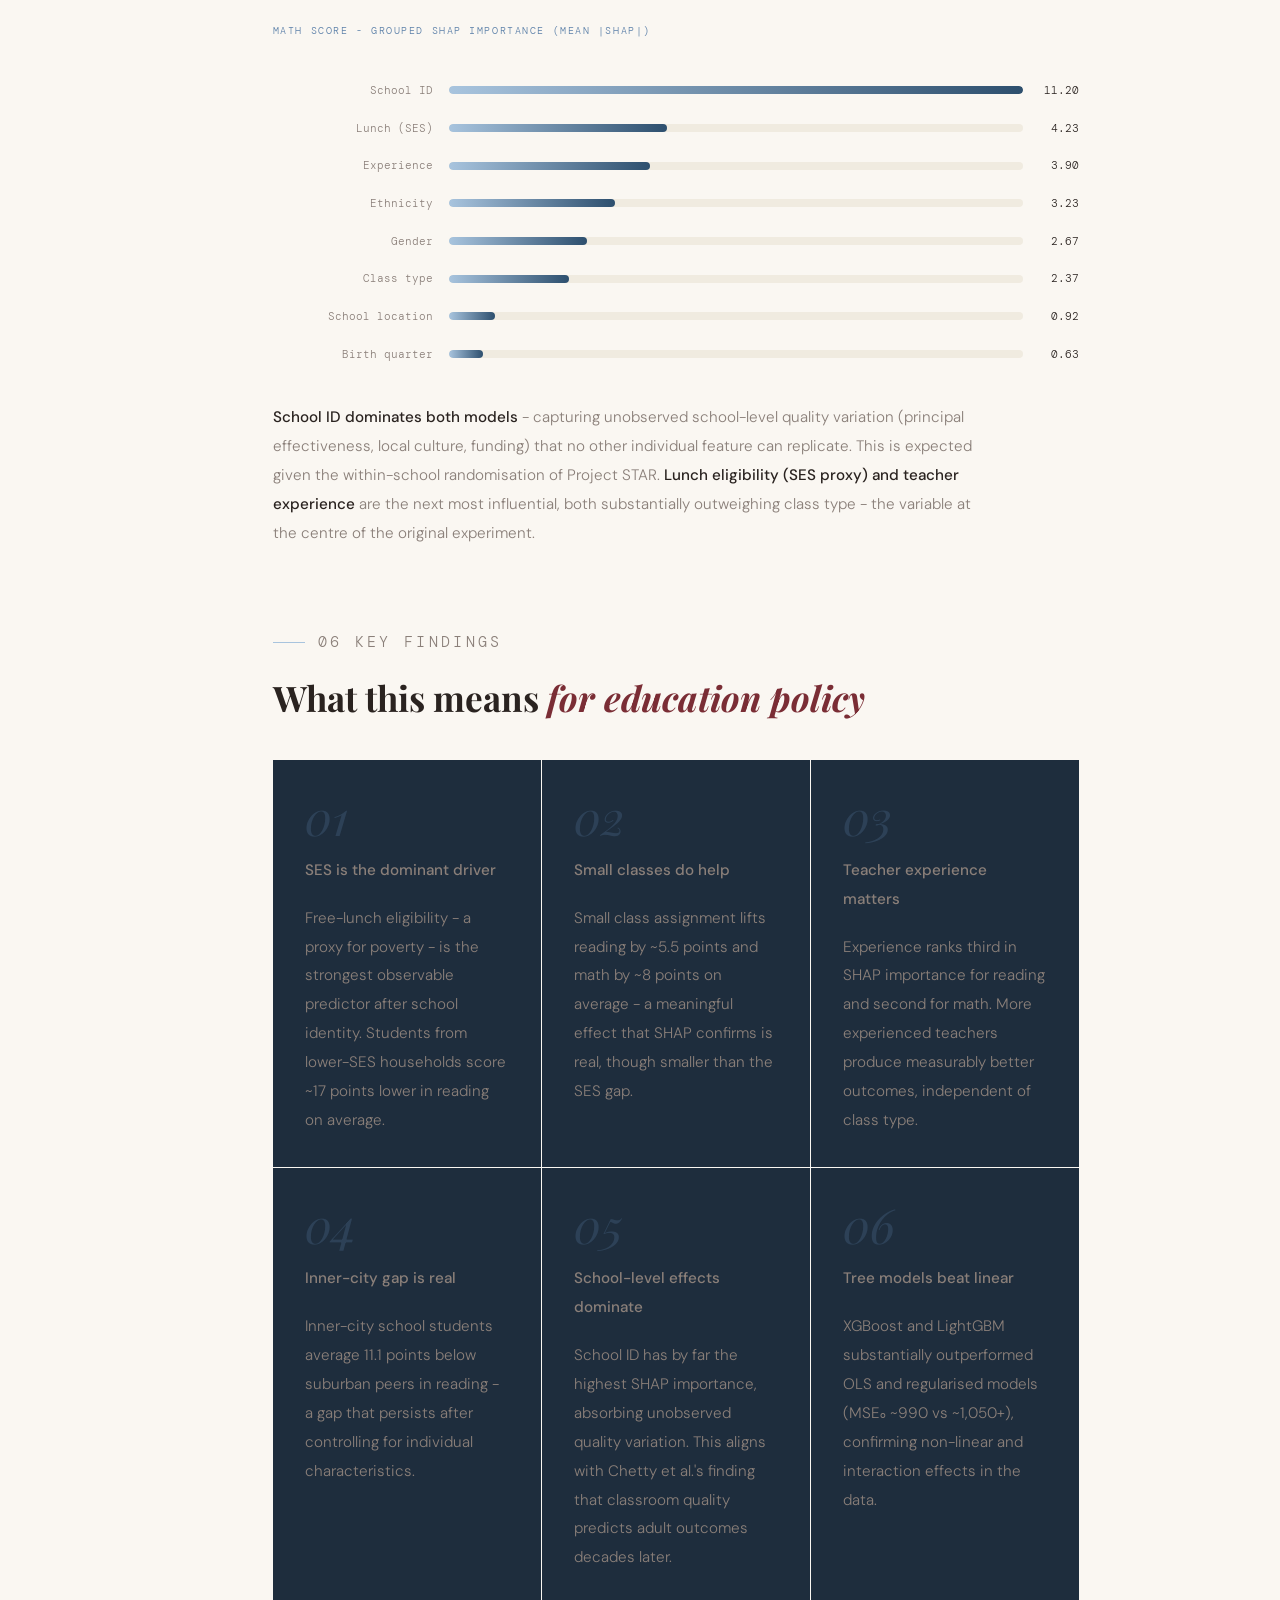
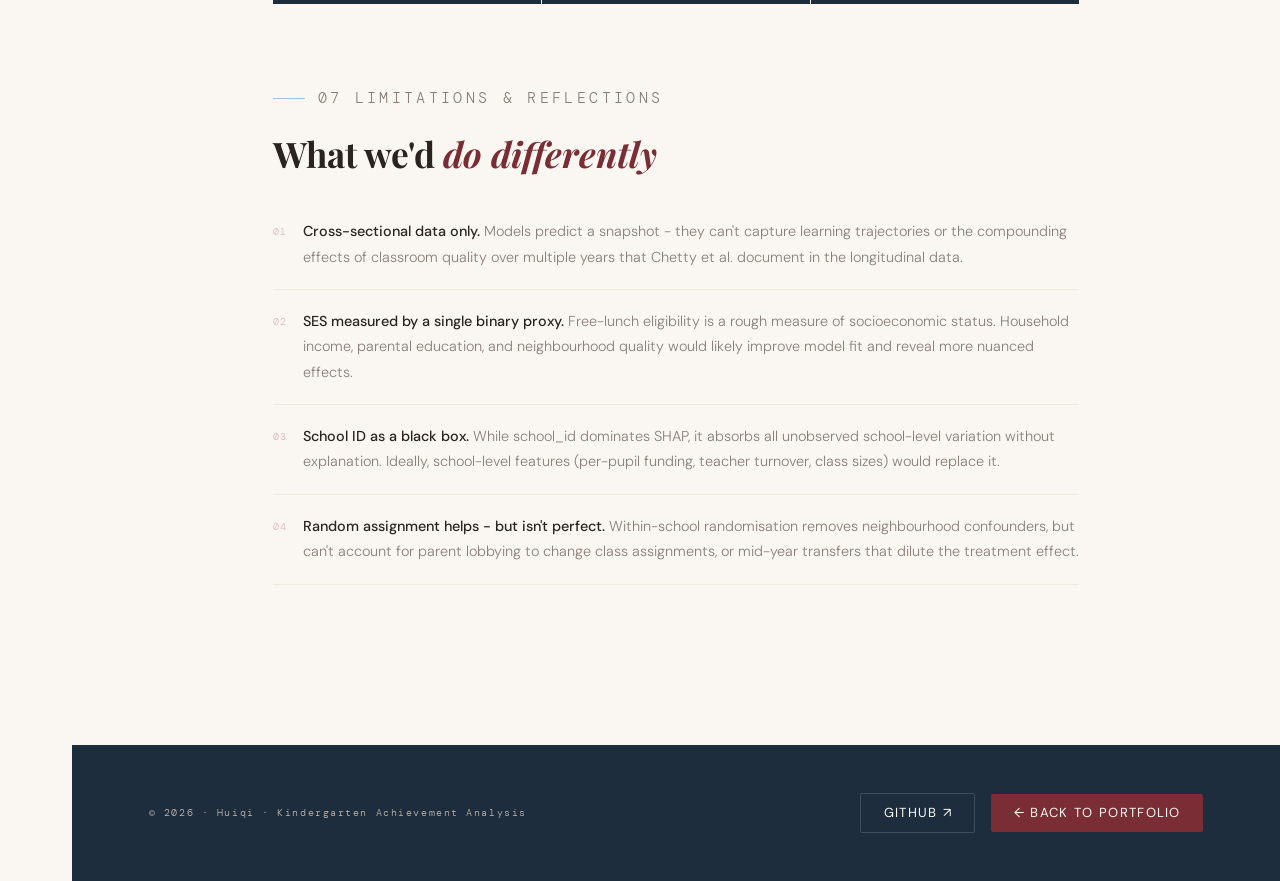
<file: kinder-case-study.html>
<!DOCTYPE html>
<html lang="en">
<head>
  <meta charset="UTF-8" />
  <meta name="viewport" content="width=device-width, initial-scale=1.0" />
  <meta name="description" content="Kindergarten Achievement Analysis - Huiqi's Data Science Case Study" />
  <title>Kindergarten Achievement Analysis</title>
  <link rel="preconnect" href="https://fonts.googleapis.com" />
  <link rel="preconnect" href="https://fonts.gstatic.com" crossorigin />
  <link href="https://fonts.googleapis.com/css2?family=Playfair+Display:ital,wght@0,400;0,700;1,400;1,700&family=DM+Sans:wght@300;400;500&family=DM+Mono:wght@300;400&display=swap" rel="stylesheet" />
  <link rel="stylesheet" href="styles.css" />
  <style>
    /* ── Accent overrides for this page ── */
    :root {
      --accent:       #5a7fa8;
      --accent-light: #a8c4de;
      --accent-pale:  #e8f0f8;
      --accent-dark:  #2d4f6e;
    }

    /* Re-use rose vars but map to blue accent for this project */
    .cs-header          { background: #1e2d3d; }
    .cs-eyebrow         { color: var(--accent-light); }
    .cs-title           { color: #f0f5fa; }
    .cs-subtitle        { color: #8aa8c4; }
    .cs-meta-row        { border-top-color: rgba(255,255,255,0.08); }
    .cs-meta-label      { color: #8aa8c4; }
    .cs-meta-value      { color: #f0f5fa; }
    .cs-header-deco     { color: rgba(255,255,255,0.03); }
    .back-btn           { color: #8aa8c4; }
    .back-btn:hover     { color: var(--accent-light); }

    .cs-section-label       { color: var(--accent); }
    .cs-section-label::before { background: var(--accent-light); }

    .highlight-box      { background: #1e2d3d; }
    .highlight-box::before { background: var(--accent); }
    .highlight-box strong { color: var(--accent-light) !important; }

    .stat-num           { color: var(--accent-dark); }

    /* Bar chart accent */
    .bar-fill           { background: linear-gradient(90deg, var(--accent-light), var(--accent-dark)); }
    .bar-label          { width: 160px; }

    /* Model table */
    .model-table tr.winner td         { background: rgba(90,127,168,0.08); }
    .model-table tr.winner .model-name { color: var(--accent-dark); }
    .model-badge                       { background: var(--accent-dark); }

    /* Trigger num reuse for numbered circles */
    .trig-num           { background: var(--accent); }

    /* Findings */
    .finding-card       { background: #1e2d3d; }
    .finding-num        { color: rgba(90,127,168,0.25); }

    /* Footer */
    .cs-footer          { background: #1e2d3d; }

    /* ── Sidebar dark for this page ── */
    #sidebar            { background: #1e2d3d; border-color: rgba(255,255,255,0.06); }
    .sidebar-logo       { color: var(--accent-light); }
    .sidebar-line       { background: linear-gradient(to bottom, rgba(255,255,255,0.1), transparent); }
    .nav-dot::after     { color: var(--accent-light); }
    .nav-dot.active     { background: var(--accent); }
    .nav-dot:hover      { background: var(--accent-light); }

    /* ── Score comparison bars ── */
    .score-compare      { margin: 2rem 0; }
    .sc-row             { display: flex; align-items: center; gap: 1rem; margin-bottom: 1rem; }
    .sc-label           { font-family: var(--mono); font-size: 0.68rem; color: var(--warm-gray); width: 130px; flex-shrink: 0; text-align: right; }
    .sc-track           { flex: 1; height: 10px; background: var(--cream-dark); border-radius: 5px; overflow: hidden; position: relative; }
    .sc-fill            { position: absolute; left: 0; top: 0; bottom: 0; border-radius: 5px; width: 0; transition: width 1.2s cubic-bezier(0.4,0,0.2,1); }
    .sc-fill.read       { background: linear-gradient(90deg, #a8c4de, #2d4f6e); }
    .sc-fill.math       { background: linear-gradient(90deg, #c4b8d4, #4d3d6e); }
    .sc-val             { font-family: var(--mono); font-size: 0.68rem; color: var(--charcoal); width: 48px; flex-shrink: 0; text-align: right; }

    /* legend */
    .score-legend       { display: flex; gap: 2rem; margin-bottom: 1.5rem; }
    .score-legend-item  { display: flex; align-items: center; gap: 0.5rem; font-family: var(--mono); font-size: 0.65rem; color: var(--warm-gray); letter-spacing: 0.1em; text-transform: uppercase; }
    .score-legend-dot   { width: 10px; height: 10px; border-radius: 2px; }

    /* Data quality table */
    .dq-table           { width: 100%; border-collapse: collapse; margin: 2rem 0; font-size: 0.86rem; }
    .dq-table th        { font-family: var(--mono); font-size: 0.6rem; letter-spacing: 0.16em; color: var(--warm-gray); text-transform: uppercase; text-align: left; padding: 0.7rem 1rem; border-bottom: 1px solid var(--cream-dark); }
    .dq-table td        { padding: 0.75rem 1rem; border-bottom: 1px solid var(--cream-dark); color: var(--charcoal); }
    .dq-table .fix-kept { color: #5a7f5a; font-size: 0.78rem; }
    .dq-table .fix-drop { color: var(--rose); font-size: 0.78rem; }

    /* Decision pills */
    .pill               { display: inline-block; padding: 0.15rem 0.7rem; border-radius: 20px; font-family: var(--mono); font-size: 0.62rem; letter-spacing: 0.08em; margin: 0.2rem; }
    .pill-blue          { background: var(--accent-pale); color: var(--accent-dark); }
    .pill-green         { background: #e8f5e8; color: #2d5a2d; }
    .pill-amber         { background: #fdf3e0; color: #7a5a1a; }

    /* Three-col for findings */
    .three-col          { display: grid; grid-template-columns: repeat(3, 1fr); gap: 1.5px; margin: 2.5rem 0; }

    @media (max-width: 768px) {
      .three-col        { grid-template-columns: 1fr; }
      .score-legend     { flex-wrap: wrap; gap: 1rem; }
      .sc-label         { width: 100px; }
    }
  </style>
</head>
<body>

  <!-- Sidebar -->
  <div id="sidebar" class="dark">
    <a href="index.html" class="sidebar-logo">Huiqi</a>
    <div class="sidebar-line"></div>
  </div>

  <div class="cs-wrap">

    <!-- HEADER -->
    <header class="cs-header">
      <div class="cs-header-deco">K5</div>
      <div class="cs-header-inner">
      <div style="display:flex; justify-content:space-between; align-items:center; margin-bottom:2rem;">
        <a href="index.html#projects" class="back-btn">Back to portfolio</a>
        <a href="https://github.com/huiqi16/kindergarten-achievement-analysis" target="_blank" rel="noopener noreferrer"
          style="font-family:var(--mono); font-size:0.7rem; letter-spacing:0.1em; color:#a8c4de; text-decoration:none; border-bottom:1px solid rgba(168,196,222,0.4); padding-bottom:2px;">
          GitHub ↗
        </a>
      </div>
      <p class="cs-eyebrow">Case Study · 02</p>
        <h1 class="cs-title">Kindergarten Achievement Analysis</h1>
        <p class="cs-subtitle">
          Predicting reading and math scores for kindergarten students using machine learning,
          and identifying the classroom conditions and socioeconomic factors that drive early achievement.
        </p>
        <div class="cs-meta-row">
          <div><p class="cs-meta-label">Context</p>    <p class="cs-meta-value">Academic · Group Project</p></div>
          <div><p class="cs-meta-label">Role</p>       <p class="cs-meta-value">Modelling, EDA &amp; Feature Analysis</p></div>
          <div><p class="cs-meta-label">Stack</p>      <p class="cs-meta-value">Python · LightGBM · XGBoost · SHAP · statsmodels</p></div>
          <div><p class="cs-meta-label">Dataset</p>    <p class="cs-meta-value">Project STAR - 5,060 kindergarten students</p></div>
        </div>
      </div>
    </header>

    <main class="cs-body">

      <!-- 01 PROBLEM -->
      <section class="cs-section">
        <p class="cs-section-label">01 Business Problem</p>
        <h2>What classroom conditions <em>shape early learning</em>?</h2>
        <p>
          Australia is in the midst of major early-childhood education reforms - raising questions about
          how class size, teacher quality, and socioeconomic factors affect student outcomes. The
          landmark <strong>Project STAR</strong> experiment in Tennessee randomly assigned over 11,000
          kindergarten students to small classes, regular classes, or regular classes with a teacher's aide.
          Because assignment was random within schools, causal inferences about class size are credible.
        </p>
        <p>
          Chetty et al. (2011) extended this work by linking STAR records to U.S. tax data, finding
          that kindergarten classroom quality predicts higher earnings, college attendance, and better
          neighbourhood outcomes in adulthood - making this one of the most consequential early
          education datasets in existence.
        </p>
        <div class="highlight-box">
          <p>
            <strong>Objective:</strong> Build predictive models for reading and math scores using
            classroom and student covariates, identify the most important drivers of performance,
            and minimise combined out-of-sample MSE on a withheld test set.
          </p>
        </div>
        <div class="stats-row">
          <div class="stat-card"><div class="stat-num" style="font-size:2.2rem;">5,060</div><div class="stat-label">Students</div></div>
          <div class="stat-card"><div class="stat-num" style="font-size:2.2rem;">13</div><div class="stat-label">Features</div></div>
          <div class="stat-card"><div class="stat-num" style="font-size:2.2rem;">9</div><div class="stat-label">Models compared</div></div>
        </div>
      </section>

      <!-- 02 EDA -->
      <section class="cs-section">
        <p class="cs-section-label">02 Exploratory Data Analysis</p>
        <h2>Understanding the data <em>before touching a model</em></h2>
        <p>
          Before modelling, thorough EDA revealed the dataset's structure, missing data patterns,
          and the variables most likely to matter. Several decisions made here directly affected
          downstream model performance.
        </p>

        <!-- Data quality table -->
        <table class="dq-table">
          <thead>
            <tr><th>Variable</th><th>Missing %</th><th>Issue</th><th>Decision</th></tr>
          </thead>
          <tbody>
            <tr><td>score_read / score_math</td><td>8.2% / 7.0%</td><td>Missing targets</td><td><span class="fix-drop">Rows dropped</span></td></tr>
            <tr><td>ladder</td><td>10.1%</td><td>High missingness + ordinal leakage risk</td><td><span class="fix-drop">Column dropped</span></td></tr>
            <tr><td>schooldistrict_id</td><td>0%</td><td>VIF = 66.9, collinear with school_id</td><td><span class="fix-drop">Column dropped</span></td></tr>
            <tr><td>experience</td><td>0.4%</td><td>Numeric, low missingness</td><td><span class="fix-kept">Median imputed</span></td></tr>
            <tr><td>ethnicity</td><td>&lt;0.1%</td><td>Sparse categories (asian, hispanic, amindian)</td><td><span class="fix-kept">Grouped → 'other'</span></td></tr>
            <tr><td>degree</td><td>0.4%</td><td>Sparse categories (specialist, master+)</td><td><span class="fix-kept">Grouped → 'other'</span></td></tr>
            <tr><td>lunch, birth, class_type, t_ethnicity</td><td>&lt;1%</td><td>Categorical, low missingness</td><td><span class="fix-kept">'Unknown' category</span></td></tr>
          </tbody>
        </table>

        <!-- Multicollinearity note -->
        <p>
          <strong>Multicollinearity check (VIF):</strong> school_id and schooldistrict_id had VIF
          values of 68.1 and 66.9 respectively - extreme collinearity. schooldistrict_id was dropped;
          school_id was retained as it carries the finer-grained school-level variation relevant to
          the Project STAR experimental design.
        </p>
        <p>
          <strong>Outlier removal:</strong> IQR method applied to score_read, score_math, and
          experience. This removed a small number of extreme values that would have distorted
          model training without representing realistic student performance.
        </p>

        <!-- Score distributions by group -->
        <h2 style="margin-top:3rem;">Key bivariate findings - <em>what predicts scores?</em></h2>
        <p>
          Boxplots and grouped means revealed clear patterns across every categorical variable.
          The strongest observed effects were socioeconomic (lunch eligibility as SES proxy) and
          classroom structure (small class vs regular).
        </p>

        <div class="score-legend">
          <div class="score-legend-item"><div class="score-legend-dot" style="background:#2d4f6e;"></div>Reading</div>
          <div class="score-legend-item"><div class="score-legend-dot" style="background:#4d3d6e;"></div>Math</div>
        </div>

        <!-- Class type -->
        <p style="font-family:var(--mono);font-size:0.65rem;letter-spacing:0.15em;color:var(--accent);text-transform:uppercase;margin-bottom:0.8rem;">Class type</p>
        <div class="score-compare" id="chart-class">
          <div class="sc-row"><div class="sc-label">Small</div>     <div class="sc-track"><div class="sc-fill read" data-w="88"></div></div><div class="sc-val">439.9</div></div>
          <div class="sc-row"><div class="sc-label">Regular + Aide</div><div class="sc-track"><div class="sc-fill read" data-w="84"></div></div><div class="sc-val">435.0</div></div>
          <div class="sc-row"><div class="sc-label">Regular</div>   <div class="sc-track"><div class="sc-fill read" data-w="83"></div></div><div class="sc-val">434.4</div></div>
          <div class="sc-row"><div class="sc-label">Small</div>     <div class="sc-track"><div class="sc-fill math" data-w="86"></div></div><div class="sc-val">491.0</div></div>
          <div class="sc-row"><div class="sc-label">Regular + Aide</div><div class="sc-track"><div class="sc-fill math" data-w="80"></div></div><div class="sc-val">483.0</div></div>
          <div class="sc-row"><div class="sc-label">Regular</div>   <div class="sc-track"><div class="sc-fill math" data-w="79"></div></div><div class="sc-val">482.9</div></div>
        </div>

        <!-- Lunch -->
        <p style="font-family:var(--mono);font-size:0.65rem;letter-spacing:0.15em;color:var(--accent);text-transform:uppercase;margin:2rem 0 0.8rem;">Lunch eligibility (SES proxy)</p>
        <div class="score-compare" id="chart-lunch">
          <div class="sc-row"><div class="sc-label">Non-free</div>  <div class="sc-track"><div class="sc-fill read" data-w="92"></div></div><div class="sc-val">444.6</div></div>
          <div class="sc-row"><div class="sc-label">Free</div>      <div class="sc-track"><div class="sc-fill read" data-w="80"></div></div><div class="sc-val">427.5</div></div>
          <div class="sc-row"><div class="sc-label">Non-free</div>  <div class="sc-track"><div class="sc-fill math" data-w="90"></div></div><div class="sc-val">496.5</div></div>
          <div class="sc-row"><div class="sc-label">Free</div>      <div class="sc-track"><div class="sc-fill math" data-w="78"></div></div><div class="sc-val">473.6</div></div>
        </div>

        <!-- School type -->
        <p style="font-family:var(--mono);font-size:0.65rem;letter-spacing:0.15em;color:var(--accent);text-transform:uppercase;margin:2rem 0 0.8rem;">School location</p>
        <div class="score-compare" id="chart-school">
          <div class="sc-row"><div class="sc-label">Suburban</div>  <div class="sc-track"><div class="sc-fill read" data-w="90"></div></div><div class="sc-val">441.3</div></div>
          <div class="sc-row"><div class="sc-label">Urban</div>     <div class="sc-track"><div class="sc-fill read" data-w="89"></div></div><div class="sc-val">440.7</div></div>
          <div class="sc-row"><div class="sc-label">Rural</div>     <div class="sc-track"><div class="sc-fill read" data-w="86"></div></div><div class="sc-val">437.2</div></div>
          <div class="sc-row"><div class="sc-label">Inner-city</div><div class="sc-track"><div class="sc-fill read" data-w="80"></div></div><div class="sc-val">427.5</div></div>
          <div class="sc-row"><div class="sc-label">Suburban</div>  <div class="sc-track"><div class="sc-fill math" data-w="90"></div></div><div class="sc-val">496.5</div></div>
          <div class="sc-row"><div class="sc-label">Urban</div>     <div class="sc-track"><div class="sc-fill math" data-w="88"></div></div><div class="sc-val">488.2</div></div>
          <div class="sc-row"><div class="sc-label">Rural</div>     <div class="sc-track"><div class="sc-fill math" data-w="85"></div></div><div class="sc-val">484.1</div></div>
          <div class="sc-row"><div class="sc-label">Inner-city</div><div class="sc-track"><div class="sc-fill math" data-w="78"></div></div><div class="sc-val">473.6</div></div>
        </div>

        <p style="margin-top:2rem;">
          The reading score gap between free-lunch and non-free-lunch students (~17 points) is
          larger than the gap between small and regular classes (~5.5 points) - suggesting
          socioeconomic status is the dominant observable driver of achievement even within an
          experimentally randomized setting.
        </p>
      </section>

      <!-- 03 MODELS -->
      <section class="cs-section">
        <p class="cs-section-label">03 Modelling</p>
        <h2>Five models. <em>Two scores. One combined objective.</em></h2>
        <p>
          Separate models were trained for reading and math scores. The combined evaluation
          metric is MSE<sub>o</sub> = (MSE<sub>read</sub> + MSE<sub>math</sub>) / 2, which is what
          the assignment competition leaderboard uses. All models used 80/20 train-test split with
          random state 42, and the same preprocessing pipeline (StandardScaler for numeric,
          OneHotEncoder drop='first' for categorical).
        </p>

        <table class="model-table">
          <thead>
            <tr><th>Model</th><th>MSE Read</th><th>MSE Math</th><th>MSEₒ (Combined)</th></tr>
          </thead>
          <tbody>
            <tr><td class="model-name">OLS (Linear Regression)</td><td>624.73</td><td>1,841.26</td><td>1,232.99</td></tr>
            <tr><td class="model-name">LASSO</td><td>627.17</td><td>1,830.82</td><td>1,228.99</td></tr>
            <tr><td class="model-name">Ridge</td><td>627.14</td><td>1,830.91</td><td>1,229.02</td></tr>
            <tr><td class="model-name">Elastic Net</td><td>627.17</td><td>1,830.13</td><td>1,228.65</td></tr>
            <tr><td class="model-name">Neural Network (MLP)</td><td>694.39</td><td>1,800.46</td><td>1,247.42</td></tr>
            <tr><td class="model-name">Decision Tree</td><td>801.29</td><td>2,694.71</td><td>1,748.00</td></tr>
            <tr><td class="model-name">Random Forest</td><td>545.78</td><td>1,659.12</td><td>1,102.45</td></tr>
            <tr><td class="model-name">LightGBM</td><td>467.42</td><td>1,514.18</td><td>990.80</td></tr>
            <tr class="winner">
              <td class="model-name">XGBoost <span class="model-badge">Selected</span></td>
              <td><strong>467.45</strong></td>
              <td><strong>1,513.21</strong></td>
              <td><strong>990.33</strong></td>
            </tr>
          </tbody>
        </table>

        <p>
          XGBoost and LightGBM converged to near-identical MSEₒ. XGBoost was selected
          as the final model for achieving the lowest combined MSE of 990.33, marginally beating
          LightGBM's 990.80. The tree-based models outperformed linear methods substantially - confirming
          non-linear interactions between socioeconomic and classroom variables.
        </p>
        <div class="highlight-box">
          <p>
            <strong>Key modelling insight:</strong> The reading and math score predictions behave
            differently. Reading is more predictable (lower MSE) while math shows higher variance -
            consistent with the research literature suggesting math achievement is more sensitive
            to classroom-level factors that aren't fully captured in cross-sectional data.
          </p>
        </div>

        <!-- Preprocessing pills -->
        <p style="margin-top:2rem;margin-bottom:0.8rem;">Preprocessing pipeline:</p>
        <div>
          <span class="pill pill-blue">StandardScaler (numeric)</span>
          <span class="pill pill-blue">OneHotEncoder drop='first'</span>
          <span class="pill pill-blue">IQR outlier removal</span>
          <span class="pill pill-green">Ladder → dropped</span>
          <span class="pill pill-green">schooldistrict_id → dropped</span>
          <span class="pill pill-amber">Sparse ethnicity → 'other'</span>
          <span class="pill pill-amber">Sparse degree → 'other'</span>
        </div>
      </section>

      <!-- 04 HYPERPARAMETER TUNING -->
      <section class="cs-section">
        <p class="cs-section-label">04 Hyperparameter Tuning</p>
        <h2>GridSearchCV across <em>72 parameter combinations</em></h2>
        <p>
          Both LightGBM and Random Forest were tuned via 3-fold GridSearchCV. The LightGBM grid
          covered n_estimators {500, 1000, 2000}, learning_rate {0.1, 0.05, 0.03},
          num_leaves {31, 63}, and colsample_bytree/subsample variations - 72 candidates totalling
          216 CV fits per target variable.
        </p>

        <div class="two-col">
          <div>
            <p style="font-family:var(--mono);font-size:0.62rem;letter-spacing:0.18em;color:var(--accent);text-transform:uppercase;margin-bottom:1rem;">XGBoost - final params</p>
            <div style="background:var(--cream-dark);border-radius:4px;padding:1.5rem;font-family:var(--mono);font-size:0.78rem;line-height:2;color:var(--charcoal);">
              n_estimators: 300<br/>
              max_depth: 3<br/>
              learning_rate: 0.1<br/>
              subsample: 0.8<br/>
              colsample_bytree: 1.0<br/>
              gamma: 0.1<br/>
              reg_lambda: 1
            </div>
          </div>
          <div>
            <p style="font-family:var(--mono);font-size:0.62rem;letter-spacing:0.18em;color:var(--accent);text-transform:uppercase;margin-bottom:1rem;">Random Forest - best CV params</p>
            <div style="background:var(--cream-dark);border-radius:4px;padding:1.5rem;font-family:var(--mono);font-size:0.78rem;line-height:2;color:var(--charcoal);">
              n_estimators: 500<br/>
              max_depth: 15<br/>
              max_features: 'sqrt'<br/>
              min_samples_leaf: 2<br/>
              min_samples_split: 2<br/>
              Best CV MSE (read): 539.99
            </div>
          </div>
        </div>
      </section>

      <!-- 05 FEATURE IMPORTANCE -->
      <section class="cs-section">
        <p class="cs-section-label">05 Feature Importance (SHAP)</p>
        <h2>What <em>actually drives</em> student achievement?</h2>
        <p>
          SHAP (SHapley Additive exPlanations) values were computed for the tuned XGBoost model,
          providing model-agnostic attribution of each feature's contribution to predictions.
          Features were grouped by original variable to summarise findings clearly.
        </p>

        <p style="font-family:var(--mono);font-size:0.65rem;letter-spacing:0.15em;color:var(--accent);text-transform:uppercase;margin:2rem 0 0.8rem;">Reading score - grouped SHAP importance (mean |SHAP|)</p>
        <div class="bar-chart" id="shap-read">
          <div class="bar-row"><div class="bar-label">School ID</div>      <div class="bar-track"><div class="bar-fill" data-w="100"></div></div><div class="bar-val">6.67</div></div>
          <div class="bar-row"><div class="bar-label">Lunch (SES)</div>    <div class="bar-track"><div class="bar-fill" data-w="42"></div></div> <div class="bar-val">2.81</div></div>
          <div class="bar-row"><div class="bar-label">Experience</div>     <div class="bar-track"><div class="bar-fill" data-w="40"></div></div> <div class="bar-val">2.68</div></div>
          <div class="bar-row"><div class="bar-label">Gender</div>         <div class="bar-track"><div class="bar-fill" data-w="34"></div></div> <div class="bar-val">2.24</div></div>
          <div class="bar-row"><div class="bar-label">Ethnicity</div>      <div class="bar-track"><div class="bar-fill" data-w="20"></div></div> <div class="bar-val">1.35</div></div>
          <div class="bar-row"><div class="bar-label">Class type</div>     <div class="bar-track"><div class="bar-fill" data-w="20"></div></div> <div class="bar-val">1.31</div></div>
          <div class="bar-row"><div class="bar-label">School location</div><div class="bar-track"><div class="bar-fill" data-w="9"></div></div>  <div class="bar-val">0.63</div></div>
          <div class="bar-row"><div class="bar-label">Birth quarter</div>  <div class="bar-track"><div class="bar-fill" data-w="7"></div></div>  <div class="bar-val">0.46</div></div>
        </div>

        <p style="font-family:var(--mono);font-size:0.65rem;letter-spacing:0.15em;color:var(--accent);text-transform:uppercase;margin:2rem 0 0.8rem;">Math score - grouped SHAP importance (mean |SHAP|)</p>
        <div class="bar-chart" id="shap-math">
          <div class="bar-row"><div class="bar-label">School ID</div>      <div class="bar-track"><div class="bar-fill" data-w="100"></div></div><div class="bar-val">11.20</div></div>
          <div class="bar-row"><div class="bar-label">Lunch (SES)</div>    <div class="bar-track"><div class="bar-fill" data-w="38"></div></div> <div class="bar-val">4.23</div></div>
          <div class="bar-row"><div class="bar-label">Experience</div>     <div class="bar-track"><div class="bar-fill" data-w="35"></div></div> <div class="bar-val">3.90</div></div>
          <div class="bar-row"><div class="bar-label">Ethnicity</div>      <div class="bar-track"><div class="bar-fill" data-w="29"></div></div> <div class="bar-val">3.23</div></div>
          <div class="bar-row"><div class="bar-label">Gender</div>         <div class="bar-track"><div class="bar-fill" data-w="24"></div></div> <div class="bar-val">2.67</div></div>
          <div class="bar-row"><div class="bar-label">Class type</div>     <div class="bar-track"><div class="bar-fill" data-w="21"></div></div> <div class="bar-val">2.37</div></div>
          <div class="bar-row"><div class="bar-label">School location</div><div class="bar-track"><div class="bar-fill" data-w="8"></div></div>  <div class="bar-val">0.92</div></div>
          <div class="bar-row"><div class="bar-label">Birth quarter</div>  <div class="bar-track"><div class="bar-fill" data-w="6"></div></div>  <div class="bar-val">0.63</div></div>
        </div>

        <p style="margin-top:1.5rem;">
          <strong>School ID dominates both models</strong> - capturing unobserved school-level
          quality variation (principal effectiveness, local culture, funding) that no other
          individual feature can replicate. This is expected given the within-school randomisation
          of Project STAR. <strong>Lunch eligibility (SES proxy) and teacher experience</strong>
          are the next most influential, both substantially outweighing class type - the variable
          at the centre of the original experiment.
        </p>
      </section>

      <!-- 06 KEY FINDINGS -->
      <section class="cs-section">
        <p class="cs-section-label">06 Key Findings</p>
        <h2>What this means <em>for education policy</em></h2>
        <div class="three-col">
          <div class="finding-card">
            <div class="finding-num">01</div>
            <p class="finding-title">SES is the dominant driver</p>
            <p class="finding-desc">Free-lunch eligibility - a proxy for poverty - is the strongest observable predictor after school identity. Students from lower-SES households score ~17 points lower in reading on average.</p>
          </div>
          <div class="finding-card">
            <div class="finding-num">02</div>
            <p class="finding-title">Small classes do help</p>
            <p class="finding-desc">Small class assignment lifts reading by ~5.5 points and math by ~8 points on average - a meaningful effect that SHAP confirms is real, though smaller than the SES gap.</p>
          </div>
          <div class="finding-card">
            <div class="finding-num">03</div>
            <p class="finding-title">Teacher experience matters</p>
            <p class="finding-desc">Experience ranks third in SHAP importance for reading and second for math. More experienced teachers produce measurably better outcomes, independent of class type.</p>
          </div>
          <div class="finding-card">
            <div class="finding-num">04</div>
            <p class="finding-title">Inner-city gap is real</p>
            <p class="finding-desc">Inner-city school students average 11.1 points below suburban peers in reading - a gap that persists after controlling for individual characteristics.</p>
          </div>
          <div class="finding-card">
            <div class="finding-num">05</div>
            <p class="finding-title">School-level effects dominate</p>
            <p class="finding-desc">School ID has by far the highest SHAP importance, absorbing unobserved quality variation. This aligns with Chetty et al.'s finding that classroom quality predicts adult outcomes decades later.</p>
          </div>
          <div class="finding-card">
            <div class="finding-num">06</div>
            <p class="finding-title">Tree models beat linear</p>
            <p class="finding-desc">XGBoost and LightGBM substantially outperformed OLS and regularised models (MSEₒ ~990 vs ~1,050+), confirming non-linear and interaction effects in the data.</p>
          </div>
        </div>
      </section>

      <!-- 07 LIMITATIONS -->
      <section class="cs-section">
        <p class="cs-section-label">07 Limitations &amp; Reflections</p>
        <h2>What we'd <em>do differently</em></h2>
        <ul class="limit-list">
          <li data-num="01"><span><strong>Cross-sectional data only.</strong> Models predict a snapshot - they can't capture learning trajectories or the compounding effects of classroom quality over multiple years that Chetty et al. document in the longitudinal data.</span></li>
          <li data-num="02"><span><strong>SES measured by a single binary proxy.</strong> Free-lunch eligibility is a rough measure of socioeconomic status. Household income, parental education, and neighbourhood quality would likely improve model fit and reveal more nuanced effects.</span></li>
          <li data-num="03"><span><strong>School ID as a black box.</strong> While school_id dominates SHAP, it absorbs all unobserved school-level variation without explanation. Ideally, school-level features (per-pupil funding, teacher turnover, class sizes) would replace it.</span></li>
          <li data-num="04"><span><strong>Random assignment helps - but isn't perfect.</strong> Within-school randomisation removes neighbourhood confounders, but can't account for parent lobbying to change class assignments, or mid-year transfers that dilute the treatment effect.</span></li>
        </ul>
      </section>

    </main>

    <!-- FOOTER -->
    <footer class="cs-footer">
      <p>© 2026 · Huiqi · Kindergarten Achievement Analysis</p>
      <div class="cs-footer-links">
        <a href="https://github.com/huiqi16/kindergarten-achievement-analysis"
           target="_blank" rel="noopener noreferrer"
           class="btn-outline"
           style="padding:0.5rem 1.4rem;border-color:rgba(255,255,255,0.15);color:var(--cream);">
          GitHub ↗
        </a>
        <a href="index.html#projects" class="btn-primary" style="padding:0.5rem 1.4rem;">
          ← Back to portfolio
        </a>
      </div>
    </footer>

  </div><!-- /cs-wrap -->

  <script src="shared.js"></script>
  <script>
    /* Animate all bar/score charts when they scroll into view */
    const animObs = new IntersectionObserver(entries => {
      entries.forEach(e => {
        if (!e.isIntersecting) return;
        /* bar-fill elements */
        e.target.querySelectorAll('.bar-fill').forEach((el, i) => {
          el.style.width = '0';
          setTimeout(() => { el.style.width = el.getAttribute('data-w') + '%'; }, 150 + i * 80);
        });
        /* sc-fill elements */
        e.target.querySelectorAll('.sc-fill').forEach((el, i) => {
          el.style.width = '0';
          setTimeout(() => { el.style.width = el.getAttribute('data-w') + '%'; }, 150 + i * 60);
        });
        animObs.unobserve(e.target);
      });
    }, { threshold: 0.15 });

    ['shap-read','shap-math','chart-class','chart-lunch','chart-school'].forEach(id => {
      const el = document.getElementById(id);
      if (el) animObs.observe(el);
    });
  </script>

</body>
</html>
</file>
<file: styles.css>
/* ══════════════════════════════════════
   PORTFOLIO — SHARED STYLES
   Used by: index.html + f1-case-study.html
══════════════════════════════════════ */

*, *::before, *::after { box-sizing: border-box; margin: 0; padding: 0; }

:root {
  --cream:           #faf7f2;
  --cream-dark:      #f0ebe0;
  --rose:            #c9717a;
  --rose-light:      #e8b4b8;
  --rose-pale:       #f5e6e7;
  --burgundy:        #7a2d35;
  --charcoal:        #2a2320;
  --warm-gray:       #8a7f79;
  --warm-gray-light: #c4b8b1;
  --sidebar-w:       72px;
  --serif: 'Playfair Display', Georgia, serif;
  --sans:  'DM Sans', sans-serif;
  --mono:  'DM Mono', monospace;
}

html { scroll-behavior: smooth; }
body {
  background: var(--cream);
  color: var(--charcoal);
  font-family: var(--sans);
  font-weight: 300;
  line-height: 1.7;
  overflow-x: hidden;
  cursor: auto;
}

/* ─────────────────────────────────────
   SIDEBAR
───────────────────────────────────── */
#sidebar {
  position: fixed; left: 0; top: 0; bottom: 0;
  width: var(--sidebar-w);
  display: flex; flex-direction: column;
  align-items: center; justify-content: space-between;
  padding: 2.5rem 0; z-index: 100;
  border-right: 1px solid var(--cream-dark);
  background: var(--cream);
}

/* dark variant used on case study page */
#sidebar.dark {
  background: var(--charcoal);
  border-color: rgba(255,255,255,0.06);
}

.sidebar-logo {
  font-family: var(--serif); font-size: 1.1rem;
  color: var(--burgundy); writing-mode: vertical-rl;
  text-orientation: mixed; transform: rotate(180deg);
  letter-spacing: 0.15em; text-decoration: none;
  cursor: pointer; background: none; border: none; padding: 0;
}
#sidebar.dark .sidebar-logo { color: var(--rose-light); }

.nav-dots { display: flex; flex-direction: column; gap: 1.4rem; align-items: center; }
.nav-dot {
  width: 7px; height: 7px; border-radius: 50%;
  background: var(--warm-gray-light); cursor: pointer;
  border: none; transition: background 0.3s, transform 0.3s; position: relative;
}
.nav-dot.active { background: var(--rose); transform: scale(1.4); }
.nav-dot:hover  { background: var(--rose-light); }
.nav-dot::after {
  content: attr(data-label); position: absolute;
  left: 18px; top: 50%; transform: translateY(-50%);
  font-family: var(--mono); font-size: 0.65rem;
  color: var(--rose); white-space: nowrap;
  opacity: 0; pointer-events: none;
  transition: opacity 0.2s; letter-spacing: 0.08em;
}
.nav-dot:hover::after { opacity: 1; }

.sidebar-line { width: 1px; height: 60px; background: linear-gradient(to bottom, var(--cream-dark), transparent); }
#sidebar.dark .sidebar-line { background: linear-gradient(to bottom, rgba(255,255,255,0.1), transparent); }

/* ─────────────────────────────────────
   SHARED LAYOUT UTILITIES
───────────────────────────────────── */

/* Every page wrapper shifts right to clear the sidebar */
.page-wrap { margin-left: var(--sidebar-w); }

section { min-height: 100vh; padding: 0 6vw; display: flex; align-items: center; }
.section-inner { width: 100%; max-width: 960px; }

.section-label {
  font-family: var(--mono); font-size: 0.7rem;
  letter-spacing: 0.2em; color: var(--rose);
  text-transform: uppercase; margin-bottom: 1.2rem;
  display: flex; align-items: center; gap: 0.8rem;
}
.section-label::before { content: ''; display: inline-block; width: 2rem; height: 1px; background: var(--rose-light); }

.blob {
  position: absolute; border-radius: 60% 40% 70% 30% / 50% 60% 40% 50%;
  background: var(--rose-pale); opacity: 0.5; pointer-events: none; z-index: 0;
}

/* ─────────────────────────────────────
   BUTTONS
───────────────────────────────────── */
.btn-primary {
  padding: 0.75rem 2rem; background: var(--burgundy); color: var(--cream);
  font-family: var(--sans); font-size: 0.82rem; font-weight: 400;
  letter-spacing: 0.1em; text-transform: uppercase; text-decoration: none;
  border-radius: 2px; transition: background 0.3s, transform 0.2s;
  border: none; cursor: pointer; display: inline-block;
}
.btn-primary:hover { background: var(--rose); transform: translateY(-2px); }

.btn-outline {
  padding: 0.75rem 2rem; border: 1px solid var(--warm-gray-light); color: var(--charcoal);
  font-family: var(--sans); font-size: 0.82rem; font-weight: 400;
  letter-spacing: 0.1em; text-transform: uppercase; text-decoration: none;
  border-radius: 2px; transition: border-color 0.3s, color 0.3s, transform 0.2s;
  cursor: pointer; background: none; display: inline-block;
}
.btn-outline:hover { border-color: var(--rose); color: var(--rose); transform: translateY(-2px); }

/* ─────────────────────────────────────
   ANIMATIONS
───────────────────────────────────── */
@keyframes fadeUp   { from { opacity: 0; transform: translateY(28px); } to { opacity: 1; transform: translateY(0); } }
@keyframes fadeIn   { from { opacity: 0; } to { opacity: 1; } }
@keyframes scrollSlide { 0% { left: -100%; } 50% { left: 0%; } 100% { left: 100%; } }

.reveal { opacity: 0; transform: translateY(32px); transition: opacity 0.7s, transform 0.7s; }
.reveal.visible { opacity: 1; transform: translateY(0); }


/* ══════════════════════════════════════
   INDEX — HERO
══════════════════════════════════════ */
#hero { position: relative; overflow: hidden; }

.hero-inner { width: 100%; max-width: 960px; padding: 8rem 0; position: relative; z-index: 1; }
.hero-eyebrow { font-family: var(--mono); font-size: 0.72rem; letter-spacing: 0.25em; color: var(--warm-gray); text-transform: uppercase; margin-bottom: 2rem; opacity: 0; animation: fadeUp 0.8s ease 0.2s forwards; }
.hero-name { font-family: var(--serif); font-size: clamp(3.5rem, 8vw, 7rem); line-height: 1.05; color: var(--charcoal); margin-bottom: 1.5rem; opacity: 0; animation: fadeUp 0.8s ease 0.4s forwards; }
.hero-name em { font-style: italic; color: var(--burgundy); }
.hero-tagline { font-size: 1.05rem; color: var(--warm-gray); max-width: 480px; line-height: 1.75; margin-bottom: 3rem; opacity: 0; animation: fadeUp 0.8s ease 0.6s forwards; }
.hero-ctas { display: flex; gap: 1rem; flex-wrap: wrap; opacity: 0; animation: fadeUp 0.8s ease 0.8s forwards; }
.hero-deco { position: absolute; right: -2vw; top: 50%; transform: translateY(-50%); font-family: var(--serif); font-style: italic; font-size: clamp(8rem, 18vw, 16rem); color: var(--rose-pale); line-height: 1; pointer-events: none; user-select: none; opacity: 0; animation: fadeIn 1.2s ease 1s forwards; letter-spacing: -0.04em; }

.scroll-hint { position: absolute; bottom: 3rem; left: 0; display: flex; align-items: center; gap: 0.8rem; opacity: 0; animation: fadeIn 1s ease 1.4s forwards; }
.scroll-hint span { font-family: var(--mono); font-size: 0.65rem; letter-spacing: 0.2em; color: var(--warm-gray); text-transform: uppercase; }
.scroll-line { width: 40px; height: 1px; background: var(--warm-gray-light); position: relative; overflow: hidden; }
.scroll-line::after { content: ''; position: absolute; left: -100%; top: 0; bottom: 0; width: 100%; background: var(--rose); animation: scrollSlide 2s ease-in-out infinite; }


/* ══════════════════════════════════════
   INDEX — ABOUT
══════════════════════════════════════ */
#about { position: relative; overflow: hidden; }

.about-grid { display: grid; grid-template-columns: 1fr 1fr; gap: 5rem; align-items: center; }
.about-photo-area { position: relative; aspect-ratio: 3/4; max-height: 520px; }
.photo-placeholder { width: 100%; height: 100%; background: linear-gradient(145deg, var(--rose-pale) 0%, var(--cream-dark) 100%); border-radius: 4px; display: flex; align-items: center; justify-content: center; font-family: var(--serif); font-style: italic; color: var(--rose-light); font-size: 1rem; position: relative; overflow: hidden; }
.photo-placeholder::after { content: ''; position: absolute; inset: 0; background: repeating-linear-gradient(45deg, transparent, transparent 20px, rgba(201,113,122,0.04) 20px, rgba(201,113,122,0.04) 21px); }
.photo-frame { position: absolute; inset: -12px; border: 1px solid var(--rose-light); border-radius: 4px; pointer-events: none; }
.photo-label { position: absolute; bottom: -2rem; right: 0; font-family: var(--mono); font-size: 0.65rem; color: var(--warm-gray); letter-spacing: 0.15em; }

.about-text h2 { font-family: var(--serif); font-size: clamp(2rem, 4vw, 3rem); line-height: 1.2; margin-bottom: 1.5rem; }
.about-text h2 em { color: var(--burgundy); font-style: italic; }
.about-text p { font-size: 0.95rem; color: var(--warm-gray); margin-bottom: 1.2rem; line-height: 1.85; }
.tag-row { display: flex; flex-wrap: wrap; gap: 0.6rem; margin-top: 2rem; }
.tag { padding: 0.3rem 0.9rem; border: 1px solid var(--rose-light); border-radius: 2px; font-family: var(--mono); font-size: 0.7rem; color: var(--rose); letter-spacing: 0.08em; }


/* ══════════════════════════════════════
   INDEX — PROJECTS
══════════════════════════════════════ */
#projects { background: var(--charcoal); align-items: flex-start; padding-top: 6rem; padding-bottom: 6rem; min-height: auto; }
#projects .section-label { color: var(--rose-light); }
#projects .section-label::before { background: var(--rose); }
#projects h2 { font-family: var(--serif); font-size: clamp(2rem, 4vw, 3rem); color: var(--cream); margin-bottom: 0.5rem; }
#projects .sub { font-size: 0.9rem; color: var(--warm-gray-light); margin-bottom: 3.5rem; max-width: 420px; }

.projects-grid { display: grid; grid-template-columns: 1fr 1fr; gap: 2px; }
.project-card { background: #352e2a; padding: 2.5rem; position: relative; overflow: hidden; transition: background 0.3s; cursor: pointer; }
.project-card:hover { background: #3e3530; }

.project-card.featured { grid-column: 1 / -1; background: #2a2320; display: grid; grid-template-columns: 1fr 1fr; gap: 3rem; align-items: center; }
.project-card.featured::after { content: 'View case study →'; position: absolute; bottom: 2.5rem; right: 2.5rem; font-family: var(--mono); font-size: 0.68rem; letter-spacing: 0.1em; color: var(--rose); opacity: 0; transform: translateX(-8px); transition: opacity 0.3s, transform 0.3s; }
.project-card.featured:hover::after { opacity: 1; transform: translateX(0); }

.project-num     { font-family: var(--mono); font-size: 0.65rem; color: var(--rose); letter-spacing: 0.2em; margin-bottom: 1.2rem; }
.project-title   { font-family: var(--serif); font-size: 1.4rem; color: var(--cream); margin-bottom: 0.6rem; line-height: 1.3; }
.project-context { font-family: var(--mono); font-size: 0.68rem; color: var(--warm-gray-light); letter-spacing: 0.1em; margin-bottom: 1rem; }
.project-desc    { font-size: 0.85rem; color: var(--warm-gray-light); line-height: 1.8; margin-bottom: 1.5rem; }
.project-tools   { display: flex; flex-wrap: wrap; gap: 0.5rem; }
.project-tool    { padding: 0.2rem 0.7rem; border: 1px solid rgba(201,113,122,0.3); font-family: var(--mono); font-size: 0.65rem; color: var(--rose-light); border-radius: 1px; }
.project-arrow   { position: absolute; bottom: 2rem; right: 2rem; width: 28px; height: 28px; border: 1px solid rgba(201,113,122,0.3); border-radius: 50%; display: flex; align-items: center; justify-content: center; color: var(--rose-light); font-size: 0.8rem; transition: border-color 0.3s, color 0.3s, transform 0.3s; }
.project-card:hover .project-arrow { border-color: var(--rose); color: var(--rose); transform: translate(2px, -2px); }

.project-link { font-family: var(--mono); font-size: 0.68rem; letter-spacing: 0.1em; color: var(--rose-light); text-decoration: none; border-bottom: 1px solid rgba(232,180,184,0.4); padding-bottom: 2px; transition: color 0.2s, border-color 0.2s; background: none; border-left: none; border-top: none; border-right: none; cursor: pointer; }
.project-link:hover { color: var(--rose); border-bottom-color: var(--rose); }


/* ══════════════════════════════════════
   INDEX — SKILLS
══════════════════════════════════════ */
#skills { overflow: hidden; position: relative; }
.skills-layout { display: grid; grid-template-columns: 1fr 2fr; gap: 6rem; align-items: start; }
.skills-sticky h2 { font-family: var(--serif); font-size: clamp(2rem, 3.5vw, 2.8rem); line-height: 1.2; margin-bottom: 1rem; }
.skills-sticky h2 em { color: var(--burgundy); font-style: italic; }
.skills-sticky p { font-size: 0.9rem; color: var(--warm-gray); line-height: 1.8; }
.skills-groups { display: flex; flex-direction: column; gap: 3rem; }
.skill-group-title { font-family: var(--mono); font-size: 0.68rem; letter-spacing: 0.2em; color: var(--rose); text-transform: uppercase; margin-bottom: 1rem; }
.skill-items { display: flex; flex-wrap: wrap; gap: 0.6rem; }
.skill-item { padding: 0.45rem 1rem; background: var(--cream-dark); font-size: 0.82rem; color: var(--charcoal); border-radius: 2px; transition: background 0.2s, color 0.2s; }
.skill-item:hover { background: var(--rose-pale); color: var(--burgundy); }


/* ══════════════════════════════════════
   INDEX — CONTACT
══════════════════════════════════════ */
#contact { background: var(--rose-pale); position: relative; overflow: hidden; text-align: center; flex-direction: column; justify-content: center; }
#contact .section-inner { max-width: 640px; margin: 0 auto; position: relative; z-index: 1; }
.contact-deco { position: absolute; font-family: var(--serif); font-style: italic; font-size: clamp(6rem, 15vw, 12rem); color: rgba(201,113,122,0.08); pointer-events: none; user-select: none; white-space: nowrap; top: 50%; left: 50%; transform: translate(-50%, -50%); z-index: 0; }
#contact h2 { font-family: var(--serif); font-size: clamp(2.5rem, 5vw, 4rem); line-height: 1.15; margin-bottom: 1.2rem; }
#contact h2 em { color: var(--burgundy); font-style: italic; }
#contact p { font-size: 0.95rem; color: var(--warm-gray); margin-bottom: 2.5rem; line-height: 1.85; }
.contact-links { display: flex; justify-content: center; gap: 1rem; flex-wrap: wrap; margin-bottom: 4rem; }
.footer-line { font-family: var(--mono); font-size: 0.65rem; color: var(--warm-gray-light); letter-spacing: 0.15em; }


/* ══════════════════════════════════════
   CASE STUDY — LAYOUT
   .cs-wrap shifts right by the sidebar
   width so nothing sits under the nav.
   All inner padding uses a fixed left
   value (sidebar-w + comfortable gutter)
   so vw-based values don't bite us.
══════════════════════════════════════ */
.cs-wrap { margin-left: var(--sidebar-w); }

/* ── Header ── */
.cs-header {
  background: var(--charcoal);
  padding: 5rem max(3rem, 6vw) 4rem;   /* safe horizontal padding */
  position: relative; overflow: hidden;
}
.cs-header-inner { max-width: 960px; margin: 0 auto; }

.back-btn { display: inline-flex; align-items: center; gap: 0.6rem; font-family: var(--mono); font-size: 0.68rem; letter-spacing: 0.12em; color: var(--warm-gray-light); text-transform: uppercase; margin-bottom: 3.5rem; transition: color 0.2s; background: none; border: none; cursor: pointer; padding: 0; text-decoration: none; }
.back-btn::before { content: '← '; }
.back-btn:hover { color: var(--rose-light); }

.cs-eyebrow { font-family: var(--mono); font-size: 0.68rem; letter-spacing: 0.22em; color: var(--rose); text-transform: uppercase; margin-bottom: 1.2rem; }
.cs-title { font-family: var(--serif); font-size: clamp(2.2rem, 5vw, 4rem); color: var(--cream); line-height: 1.1; margin-bottom: 1.5rem; max-width: 700px; }
.cs-subtitle { font-size: 1rem; color: var(--warm-gray-light); line-height: 1.7; max-width: 600px; margin-bottom: 3rem; }

.cs-meta-row { display: flex; gap: 3rem; flex-wrap: wrap; padding-top: 2.5rem; border-top: 1px solid rgba(255,255,255,0.08); }
.cs-meta-label { font-family: var(--mono); font-size: 0.6rem; letter-spacing: 0.2em; color: var(--warm-gray-light); text-transform: uppercase; margin-bottom: 0.4rem; }
.cs-meta-value { font-size: 0.88rem; color: var(--cream); font-weight: 400; }

.cs-header-deco { position: absolute; right: 0; top: 50%; transform: translateY(-50%); font-family: var(--serif); font-style: italic; font-size: clamp(6rem, 14vw, 12rem); color: rgba(255,255,255,0.03); pointer-events: none; line-height: 1; }

/* ── Body ── */
/* ── Body ── */
.cs-body {
  max-width: 960px;
  margin: 0 auto;
  padding: 5rem max(3rem, 6vw);
}

/* cs-section must NOT inherit display:flex from the generic `section` rule */
.cs-section {
  display: block;
  min-height: unset;
  padding: 0;
  margin-bottom: 5rem;
}

.cs-section-label { font-family: var(--mono); font-size: 0.65rem; letter-spacing: 0.22em; color: var(--rose); text-transform: uppercase; margin-bottom: 1rem; display: flex; align-items: center; gap: 0.8rem; }
.cs-section-label::before { content: ''; display: inline-block; width: 2rem; height: 1px; background: var(--rose-light); }

.cs-section h2 { font-family: var(--serif); font-size: clamp(1.6rem, 3vw, 2.2rem); color: var(--charcoal); margin-bottom: 1.5rem; line-height: 1.25; }
.cs-section h2 em { color: var(--burgundy); font-style: italic; }
.cs-section p  { font-size: 0.95rem; color: var(--warm-gray); line-height: 1.9; margin-bottom: 1.2rem; max-width: 700px; }
.cs-section p strong { color: var(--charcoal); font-weight: 500; }

/* ── Highlight box ── */
.highlight-box { background: var(--charcoal); border-radius: 4px; padding: 2rem 2.5rem; margin: 2rem 0; position: relative; overflow: hidden; }
.highlight-box::before { content: ''; position: absolute; left: 0; top: 0; bottom: 0; width: 3px; background: var(--rose); }
.highlight-box p { color: var(--warm-gray-light) !important; margin-bottom: 0 !important; max-width: none !important; }
.highlight-box strong { color: var(--rose-light) !important; font-weight: 500; }

/* ── Stats ── */
.stats-row { display: grid; grid-template-columns: repeat(3, 1fr); gap: 1.5px; margin: 2.5rem 0; }
.stat-card  { background: var(--cream-dark); padding: 2rem; text-align: center; }
.stat-num   { font-family: var(--serif); font-size: 2.8rem; color: var(--burgundy); line-height: 1; margin-bottom: 0.5rem; }
.stat-num em { font-style: italic; }
.stat-label { font-family: var(--mono); font-size: 0.65rem; letter-spacing: 0.15em; color: var(--warm-gray); text-transform: uppercase; }

/* ── Two-col ── */
.two-col { display: grid; grid-template-columns: 1fr 1fr; gap: 4rem; align-items: start; margin: 2.5rem 0; }

/* ── Model table ── */
.model-table { width: 100%; border-collapse: collapse; margin: 2rem 0; }
.model-table th { font-family: var(--mono); font-size: 0.62rem; letter-spacing: 0.18em; color: var(--warm-gray); text-transform: uppercase; text-align: left; padding: 0.8rem 1rem; border-bottom: 1px solid var(--cream-dark); }
.model-table td { padding: 1rem; border-bottom: 1px solid var(--cream-dark); color: var(--charcoal); font-size: 0.88rem; }
.model-table tr.winner td { background: rgba(122,45,53,0.06); font-weight: 500; }
.model-table tr.winner .model-name { color: var(--burgundy); }
.model-badge { display: inline-block; padding: 0.15rem 0.6rem; background: var(--burgundy); color: var(--cream); font-family: var(--mono); font-size: 0.58rem; letter-spacing: 0.1em; border-radius: 2px; margin-left: 0.5rem; text-transform: uppercase; vertical-align: middle; }

/* ── Feature importance bar chart ── */
.bar-chart  { margin: 2.5rem 0; }
.bar-row    { display: flex; align-items: center; gap: 1rem; margin-bottom: 1.2rem; }
.bar-label  { font-family: var(--mono); font-size: 0.68rem; color: var(--warm-gray); width: 200px; flex-shrink: 0; text-align: right; }
.bar-track  { flex: 1; height: 8px; background: var(--cream-dark); border-radius: 4px; overflow: hidden; position: relative; }
.bar-fill   { position: absolute; left: 0; top: 0; bottom: 0; border-radius: 4px; background: linear-gradient(90deg, var(--rose-light), var(--burgundy)); width: 0; transition: width 1.2s cubic-bezier(0.4, 0, 0.2, 1); }
.bar-val    { font-family: var(--mono); font-size: 0.68rem; color: var(--charcoal); width: 40px; flex-shrink: 0; text-align: right; }

/* ── Track visualisation ── */
.track-viz { background: var(--charcoal); border-radius: 6px; padding: 2.5rem; margin: 2.5rem 0; }
.track-viz-label { font-family: var(--mono); font-size: 0.62rem; letter-spacing: 0.18em; color: var(--warm-gray-light); text-transform: uppercase; margin-bottom: 1.5rem; }
.track-svg-wrap { display: flex; justify-content: center; }

/* ── Trigger points table ── */
.trigger-table { width: 100%; border-collapse: collapse; margin: 2rem 0; }
.trigger-table th { background: var(--charcoal); color: var(--cream); font-family: var(--mono); font-size: 0.6rem; letter-spacing: 0.18em; text-transform: uppercase; padding: 0.9rem 1.2rem; text-align: left; }
.trigger-table td { padding: 0.9rem 1.2rem; border-bottom: 1px solid var(--cream-dark); font-size: 0.86rem; color: var(--charcoal); }
.trigger-table tr:nth-child(odd) td { background: rgba(201,113,122,0.03); }
.trig-num { display: inline-flex; width: 22px; height: 22px; border-radius: 50%; background: var(--rose); color: var(--cream); font-family: var(--mono); font-size: 0.62rem; align-items: center; justify-content: center; margin-right: 0.5rem; }

/* ── Findings ── */
.findings-grid { display: grid; grid-template-columns: repeat(3, 1fr); gap: 1.5px; margin: 2.5rem 0; }
.finding-card  { background: var(--charcoal); padding: 2rem; }
.finding-num   { font-family: var(--serif); font-style: italic; font-size: 3rem; color: rgba(201,113,122,0.2); line-height: 1; margin-bottom: 1rem; }
.finding-title { font-size: 0.88rem; font-weight: 500; color: var(--cream); margin-bottom: 0.7rem; line-height: 1.4; }
.finding-desc  { font-size: 0.8rem; color: var(--warm-gray-light); line-height: 1.75; margin: 0 !important; max-width: none !important; }

/* ── Limitations ── */
.limit-list    { list-style: none; margin: 1.5rem 0; }
.limit-list li { display: flex; gap: 1rem; padding: 1.2rem 0; border-bottom: 1px solid var(--cream-dark); font-size: 0.9rem; color: var(--warm-gray); line-height: 1.75; align-items: flex-start; }
.limit-list li::before { content: attr(data-num); font-family: var(--mono); font-size: 0.62rem; color: var(--rose-light); letter-spacing: 0.1em; flex-shrink: 0; margin-top: 0.25rem; }
.limit-list li strong { color: var(--charcoal); font-weight: 500; }

/* ── Case study footer ── */
.cs-footer { background: var(--charcoal); padding: 3rem 6vw; display: flex; align-items: center; justify-content: space-between; flex-wrap: wrap; gap: 1.5rem; }
.cs-footer > p { font-family: var(--mono); font-size: 0.65rem; letter-spacing: 0.15em; color: var(--warm-gray-light); }
.cs-footer-links { display: flex; gap: 1rem; align-items: center; flex-wrap: wrap; }


/* ══════════════════════════════════════
   RESPONSIVE
══════════════════════════════════════ */
@media (max-width: 768px) {
  #sidebar { display: none; }
  .page-wrap, .cs-wrap { margin-left: 0; }
  section { padding: 4rem 5vw; }
  .about-grid, .two-col { grid-template-columns: 1fr; gap: 2.5rem; }
  .about-photo-area { max-height: 300px; }
  .projects-grid, .stats-row, .findings-grid { grid-template-columns: 1fr; }
  .project-card.featured { grid-column: 1; display: block; }
  .skills-layout { grid-template-columns: 1fr; gap: 2.5rem; }
  .hero-deco { display: none; }
  .cs-meta-row { gap: 2rem; }
  .cs-header { padding: 3rem 5vw 2.5rem; }
  .cs-body   { padding: 3rem 5vw; }
  .bar-label { width: 130px; font-size: 0.62rem; }
}
</file>
